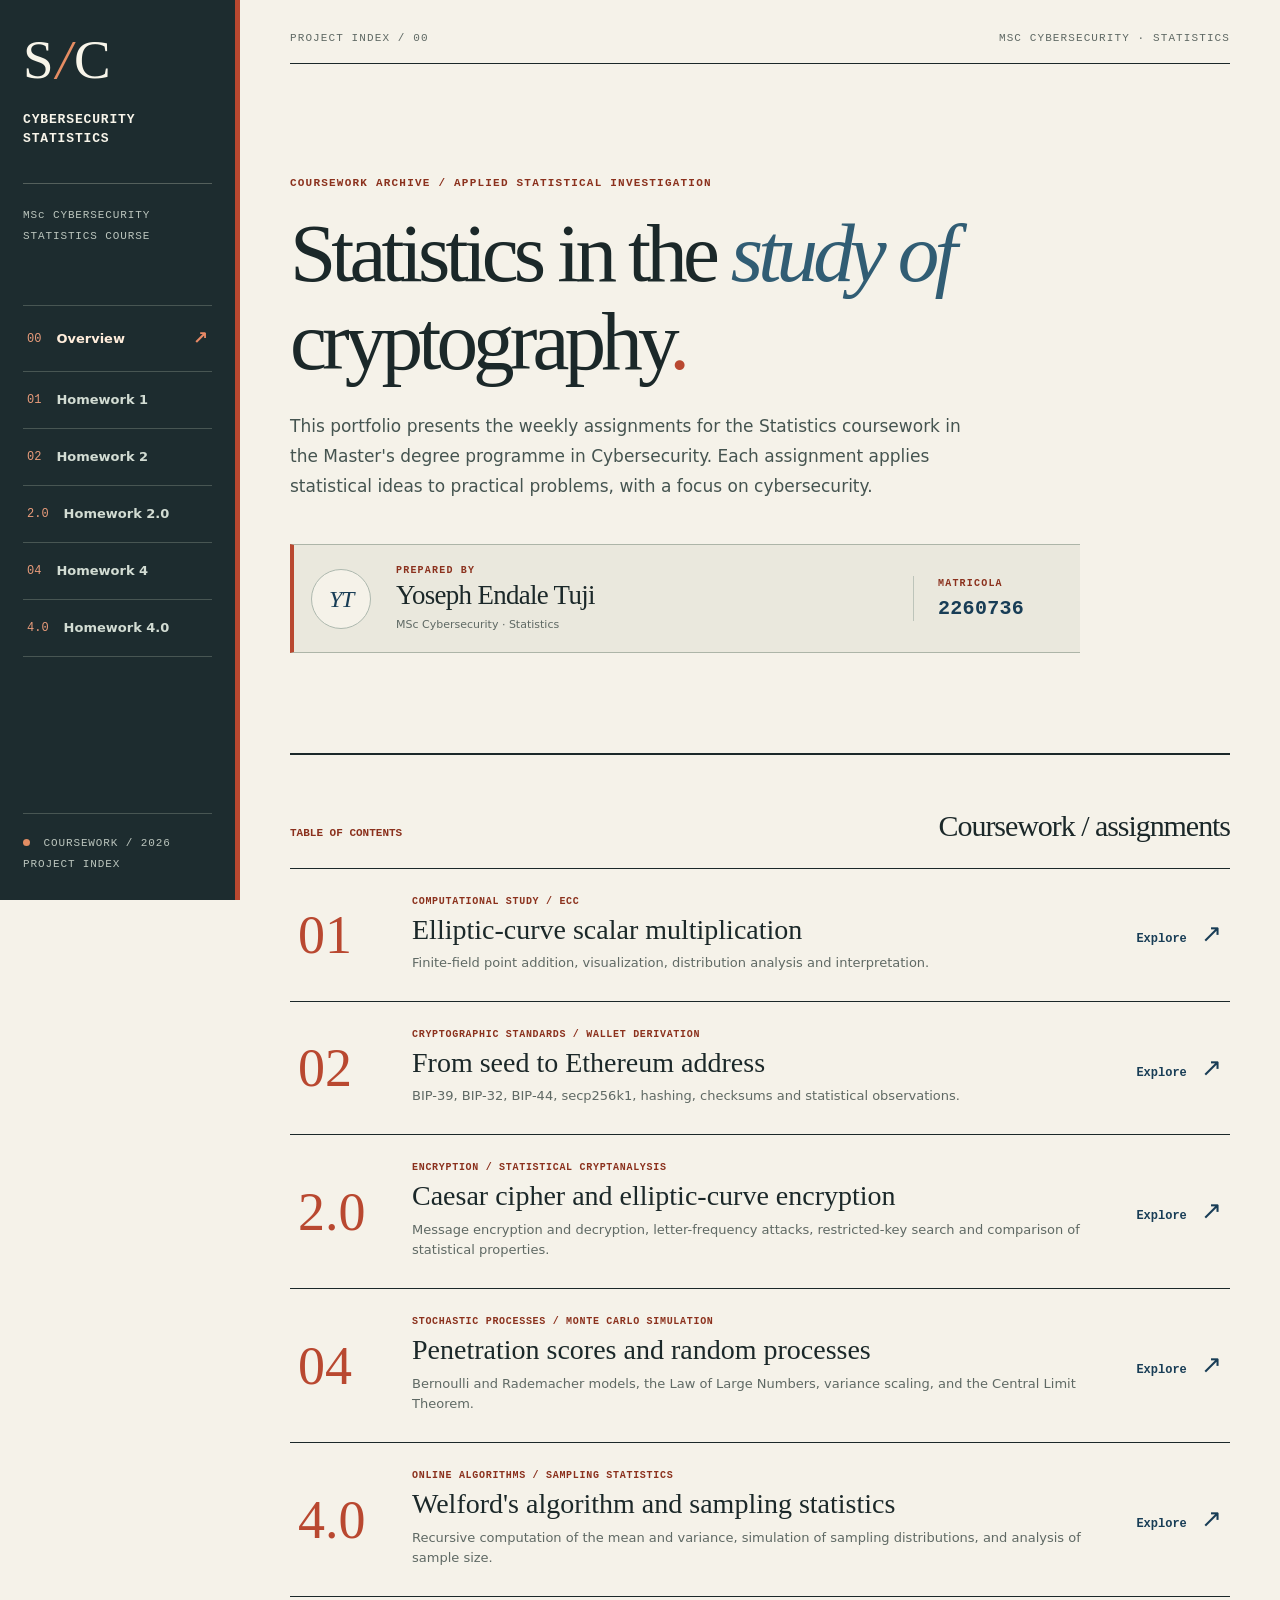
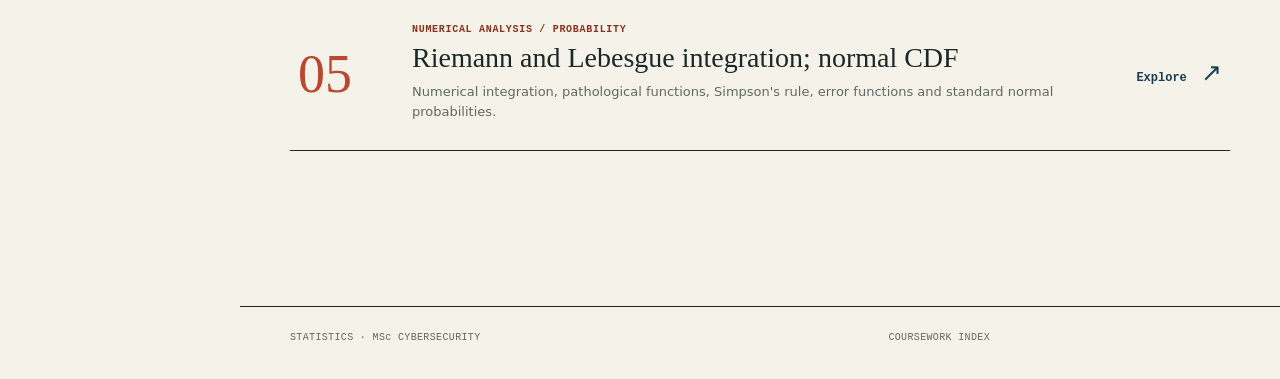
<file: index.html>
<!DOCTYPE html>
<html lang="en">
<head>
<meta charset="utf-8">
<meta name="viewport" content="width=device-width, initial-scale=1">
<meta name="description" content="Statistics experiments and computational coursework in an MSc Cybersecurity programme.">
<title>Cybersecurity Statistics — Coursework Index</title>
<link rel="stylesheet" href="css/style.css">
</head>

<body class="homepage">

<header class="siteRail" aria-label="Course navigation">

<a href="index.html" class="railIdentity" aria-label="Cybersecurity Statistics home">
  <span class="railMark">S<span class="markSlash">/</span>C</span>
  <span class="railName">CYBERSECURITY<br>STATISTICS</span>
</a>

<div class="railDivider"></div>
<div class="railEyebrow">MSc CYBERSECURITY<br>STATISTICS COURSE</div>

<nav class="railNav" aria-label="Main navigation">
  <a class="isCurrent" href="index.html">
    <span class="railNum">00</span> Overview
  </a>

  <a href="homework1.html">
    <span class="railNum">01</span> Homework 1
  </a>

  <a href="homework2.html">
    <span class="railNum">02</span> Homework 2
  </a>

  <a href="homework2-0.html">
    <span class="railNum">2.0</span> Homework 2.0
  </a>

  <a href="homework4.html">
    <span class="railNum">04</span> Homework 4
  </a>

  <a href="homework4-0.html">
    <span class="railNum">4.0</span> Homework 4.0
  </a>
</nav>

<div class="railFoot">
  <span class="railDot" aria-hidden="true"></span>
  COURSEWORK / 2026<br>
  PROJECT INDEX
</div>

</header>

<main class="wrap">

<div class="documentHeader">
  <span>PROJECT INDEX / 00</span>
  <span>MSc CYBERSECURITY · STATISTICS</span>
</div>

<section class="homeHero" aria-labelledby="homeTitle">

<p class="overline">Coursework archive / applied statistical investigation</p>

<h1 id="homeTitle">
  Statistics in the <em>study of</em> cryptography<span class="period">.</span>
</h1>

<p class="lead">
  This portfolio presents the weekly assignments for the Statistics coursework
  in the Master's degree programme in Cybersecurity. Each assignment applies
  statistical ideas to practical problems, with a focus on cybersecurity.
</p>

<div class="studentSignature" aria-label="Student information">

  <div class="signatureMonogram" aria-hidden="true">YT</div>

  <div class="signatureDetails">
    <span class="signatureLabel">Prepared by</span>
    <strong class="signatureName">Yoseph Endale Tuji</strong>
    <span class="signatureSubline">MSc Cybersecurity · Statistics</span>
  </div>

  <div class="signatureMatricola">
    <span class="signatureLabel">Matricola</span>
    <strong>2260736</strong>
  </div>

</div>

</section>

<section class="indexSection" aria-labelledby="indexHeading">

<div class="indexHead">
  <span>TABLE OF CONTENTS</span>
  <h2 id="indexHeading">Coursework / assignments</h2>
</div>

<!-- HOMEWORK 1 -->

<a class="indexEntry" href="homework1.html"
   aria-label="Open Homework 1: elliptic-curve scalar multiplication">

  <span class="entryNumber">01</span>

  <span class="entryText">
    <span class="entryType">COMPUTATIONAL STUDY / ECC</span>
    <strong>Elliptic-curve scalar multiplication</strong>
    <span>
      Finite-field point addition, visualization, distribution analysis
      and interpretation.
    </span>
  </span>

  <span class="entryAction">
    Explore <span aria-hidden="true">↗</span>
  </span>

</a>

<!-- HOMEWORK 2 -->

<a class="indexEntry" href="homework2.html"
   aria-label="Open Homework 2: Ethereum wallet cryptography">

  <span class="entryNumber">02</span>

  <span class="entryText">
    <span class="entryType">CRYPTOGRAPHIC STANDARDS / WALLET DERIVATION</span>
    <strong>From seed to Ethereum address</strong>
    <span>
      BIP-39, BIP-32, BIP-44, secp256k1, hashing, checksums
      and statistical observations.
    </span>
  </span>

  <span class="entryAction">
    Explore <span aria-hidden="true">↗</span>
  </span>

</a>

<!-- HOMEWORK 2.0 -->

<a class="indexEntry" href="homework2-0.html"
   aria-label="Open Homework 2.0: encryption and statistical cryptanalysis">

  <span class="entryNumber">2.0</span>

  <span class="entryText">
    <span class="entryType">ENCRYPTION / STATISTICAL CRYPTANALYSIS</span>
    <strong>Caesar cipher and elliptic-curve encryption</strong>
    <span>
      Message encryption and decryption, letter-frequency attacks,
      restricted-key search and comparison of statistical properties.
    </span>
  </span>

  <span class="entryAction">
    Explore <span aria-hidden="true">↗</span>
  </span>

</a>

<!-- HOMEWORK 4 -->

<a class="indexEntry" href="homework4.html"
   aria-label="Open Homework 4: stochastic penetration models">

  <span class="entryNumber">04</span>

  <span class="entryText">
    <span class="entryType">STOCHASTIC PROCESSES / MONTE CARLO SIMULATION</span>
    <strong>Penetration scores and random processes</strong>
    <span>
      Bernoulli and Rademacher models, the Law of Large Numbers,
      variance scaling, and the Central Limit Theorem.
    </span>
  </span>

  <span class="entryAction">
    Explore <span aria-hidden="true">↗</span>
  </span>

</a>

<!-- HOMEWORK 4.0 -->

<a class="indexEntry" href="homework4-0.html"
   aria-label="Open Homework 4.0: Welford's algorithm and sampling statistics">

  <span class="entryNumber">4.0</span>

  <span class="entryText">
    <span class="entryType">ONLINE ALGORITHMS / SAMPLING STATISTICS</span>
    <strong>Welford's algorithm and sampling statistics</strong>
    <span>
      Recursive computation of the mean and variance, simulation of
      sampling distributions, and analysis of sample size.
    </span>
  </span>

  <span class="entryAction">
    Explore <span aria-hidden="true">↗</span>
  </span>

</a>

<!-- HOMEWORK 5 -->

<a class="indexEntry" href="homework5.html"
   aria-label="Open Homework 5: numerical integration and normal CDF">

  <span class="entryNumber">05</span>

  <span class="entryText">
    <span class="entryType">NUMERICAL ANALYSIS / PROBABILITY</span>
    <strong>Riemann and Lebesgue integration; normal CDF</strong>
    <span>
      Numerical integration, pathological functions, Simpson's rule,
      error functions and standard normal probabilities.
    </span>
  </span>

  <span class="entryAction">
    Explore <span aria-hidden="true">↗</span>
  </span>

</a>

</section>

</main>

<footer class="footer">
  <div class="wrap">
    <span>STATISTICS · MSc CYBERSECURITY</span>
    <span>COURSEWORK INDEX</span>
  </div>
</footer>

</body>
</html>
</file>
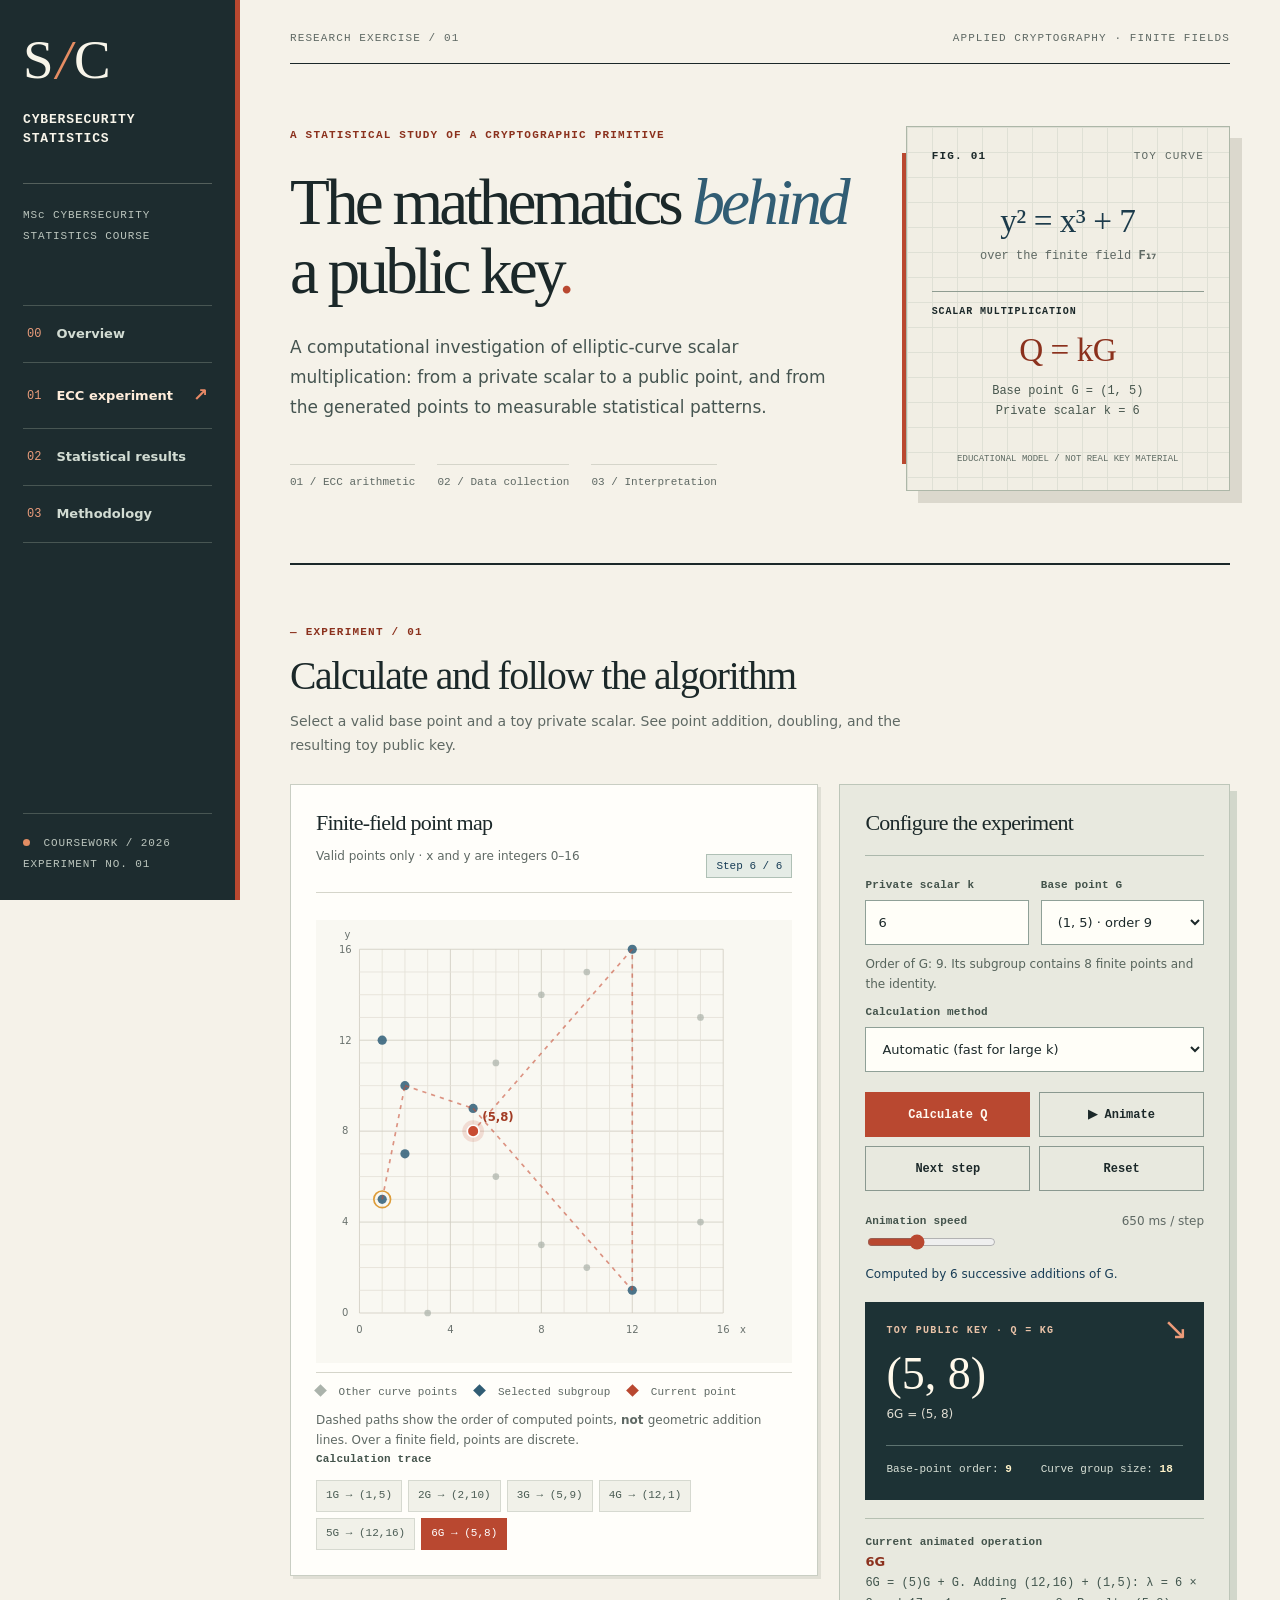
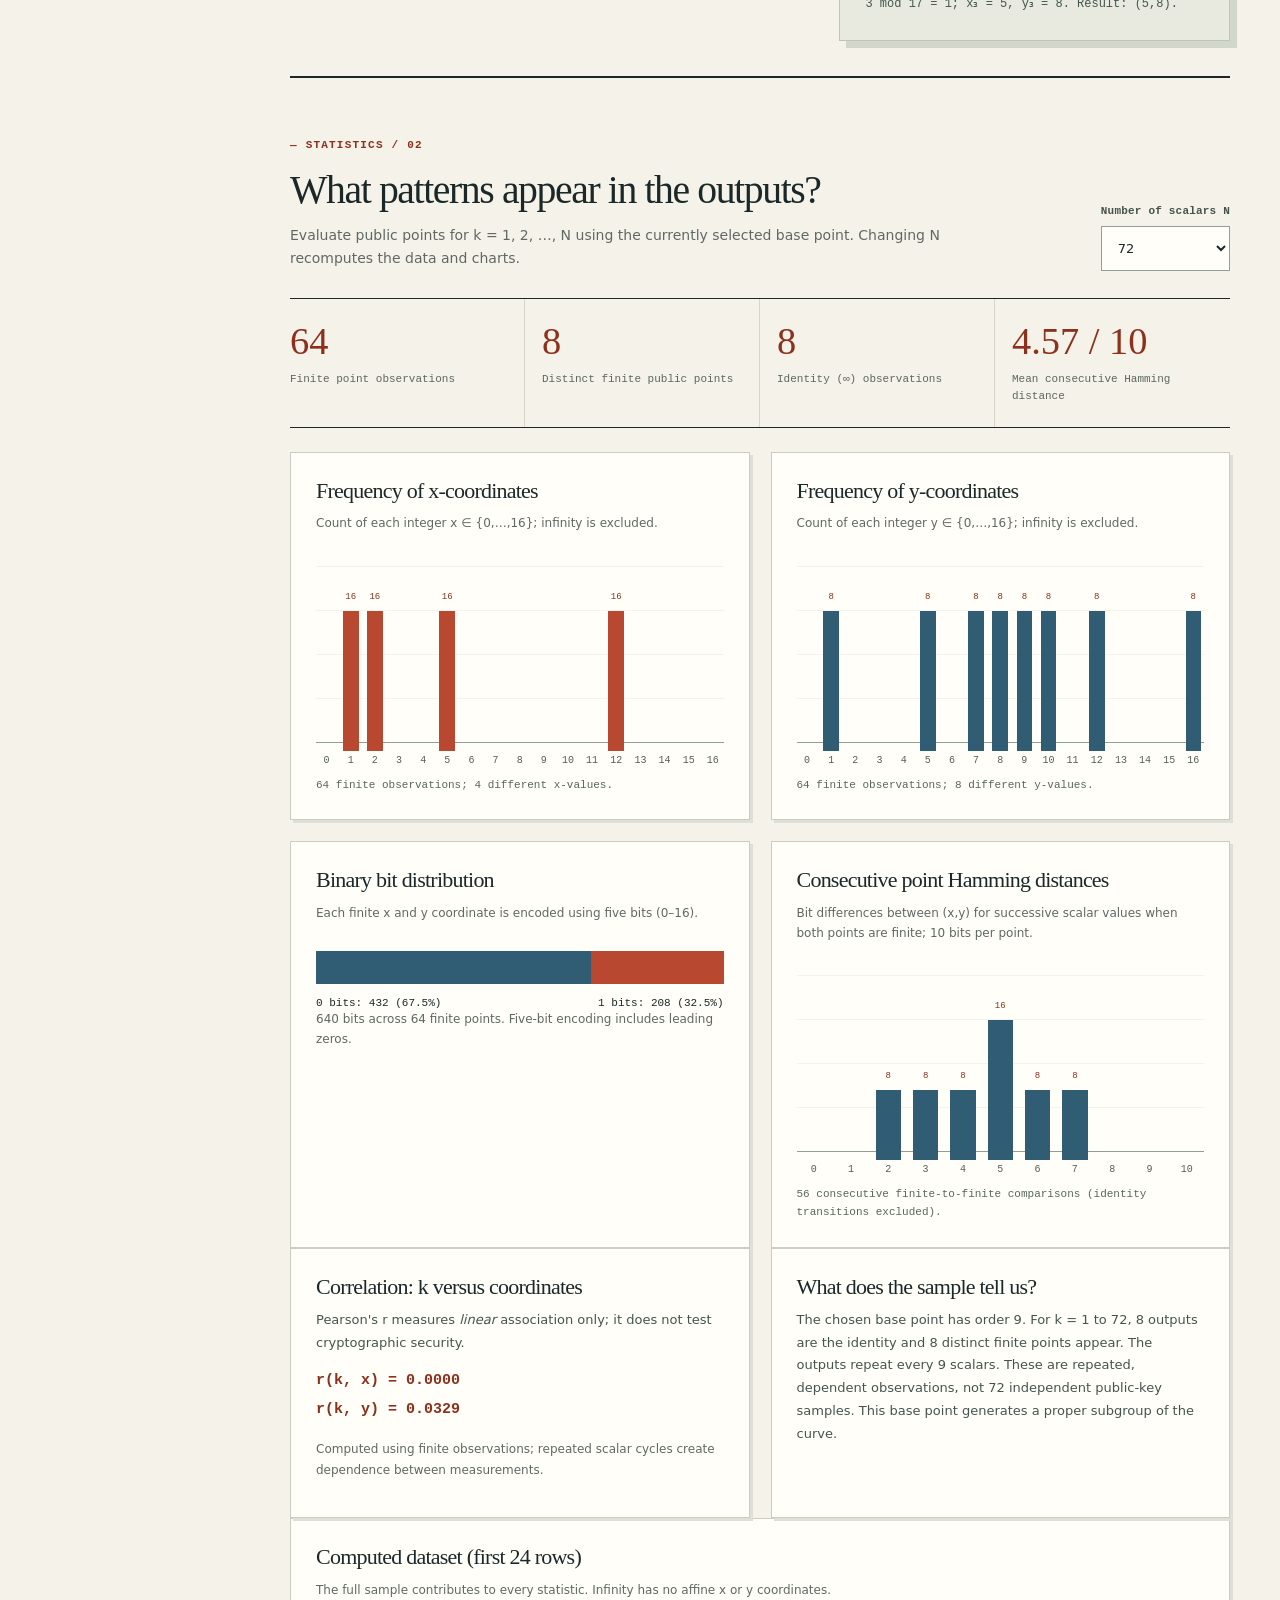
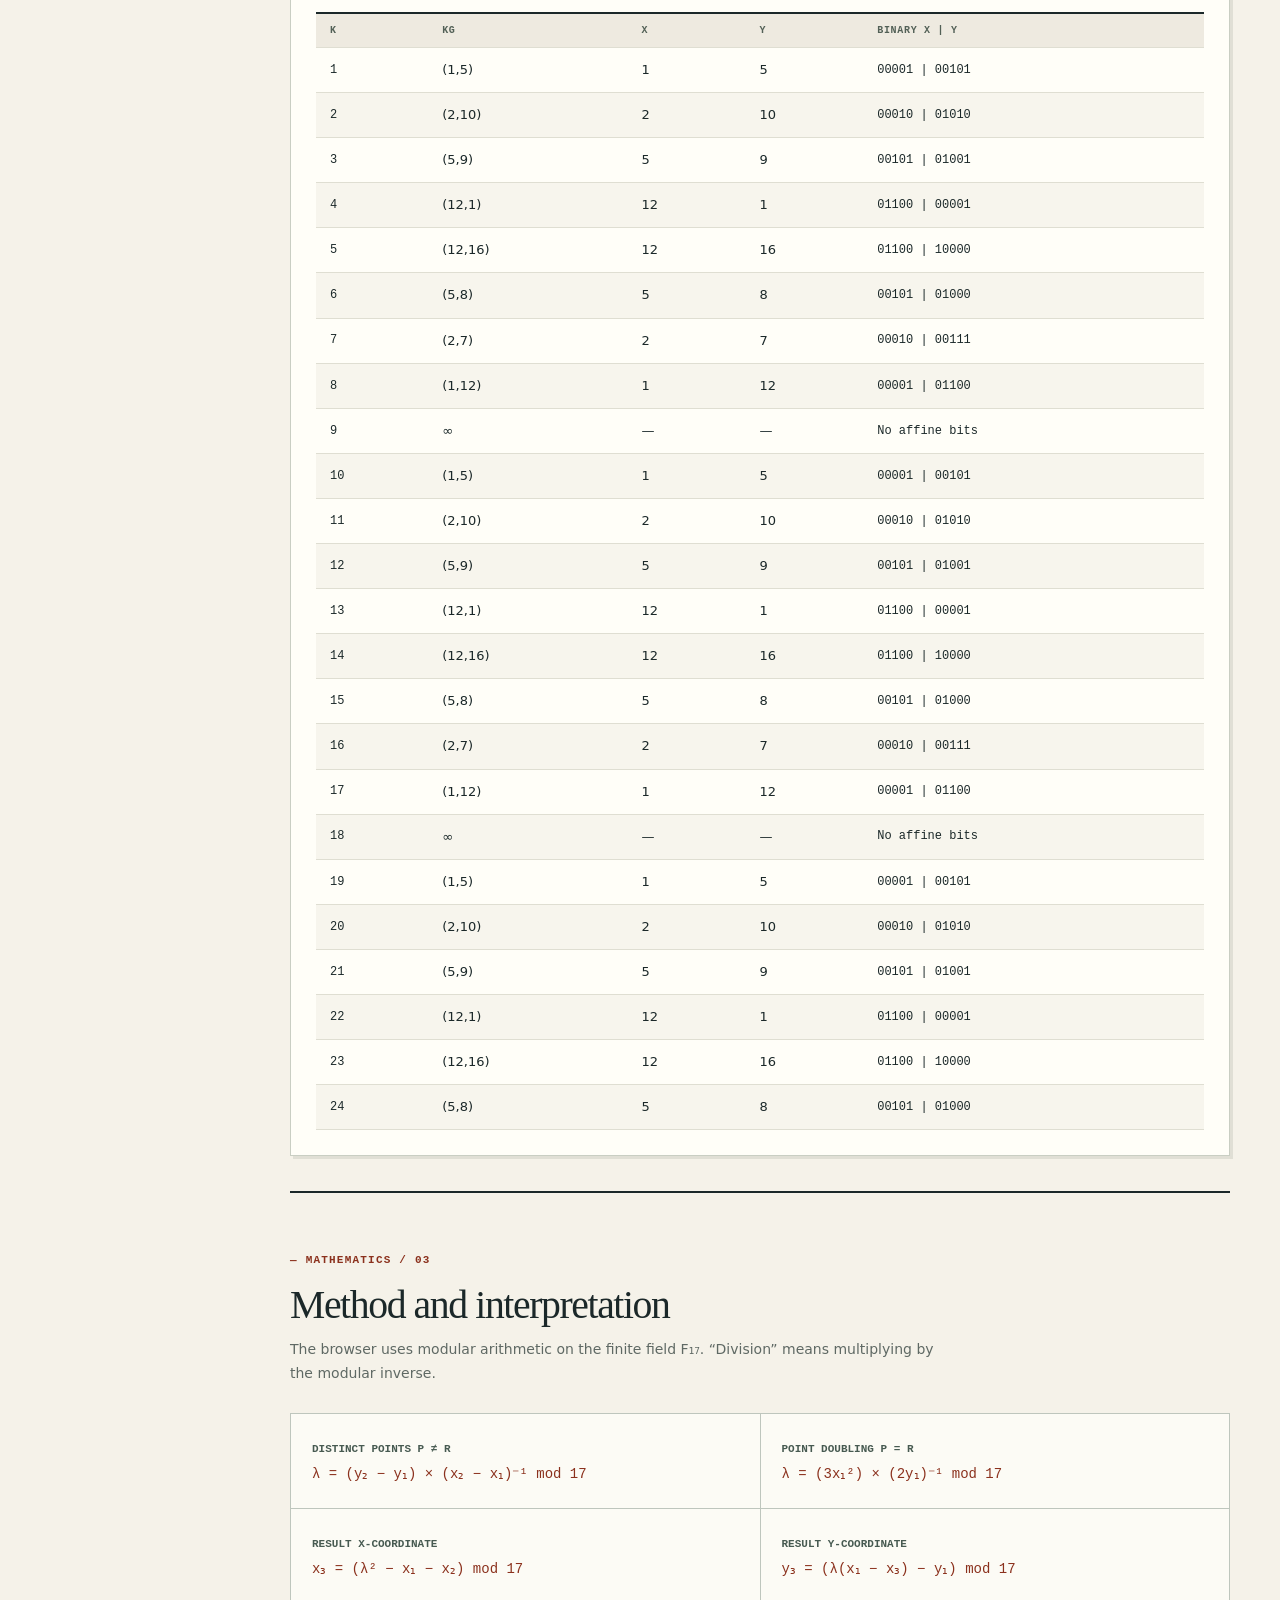
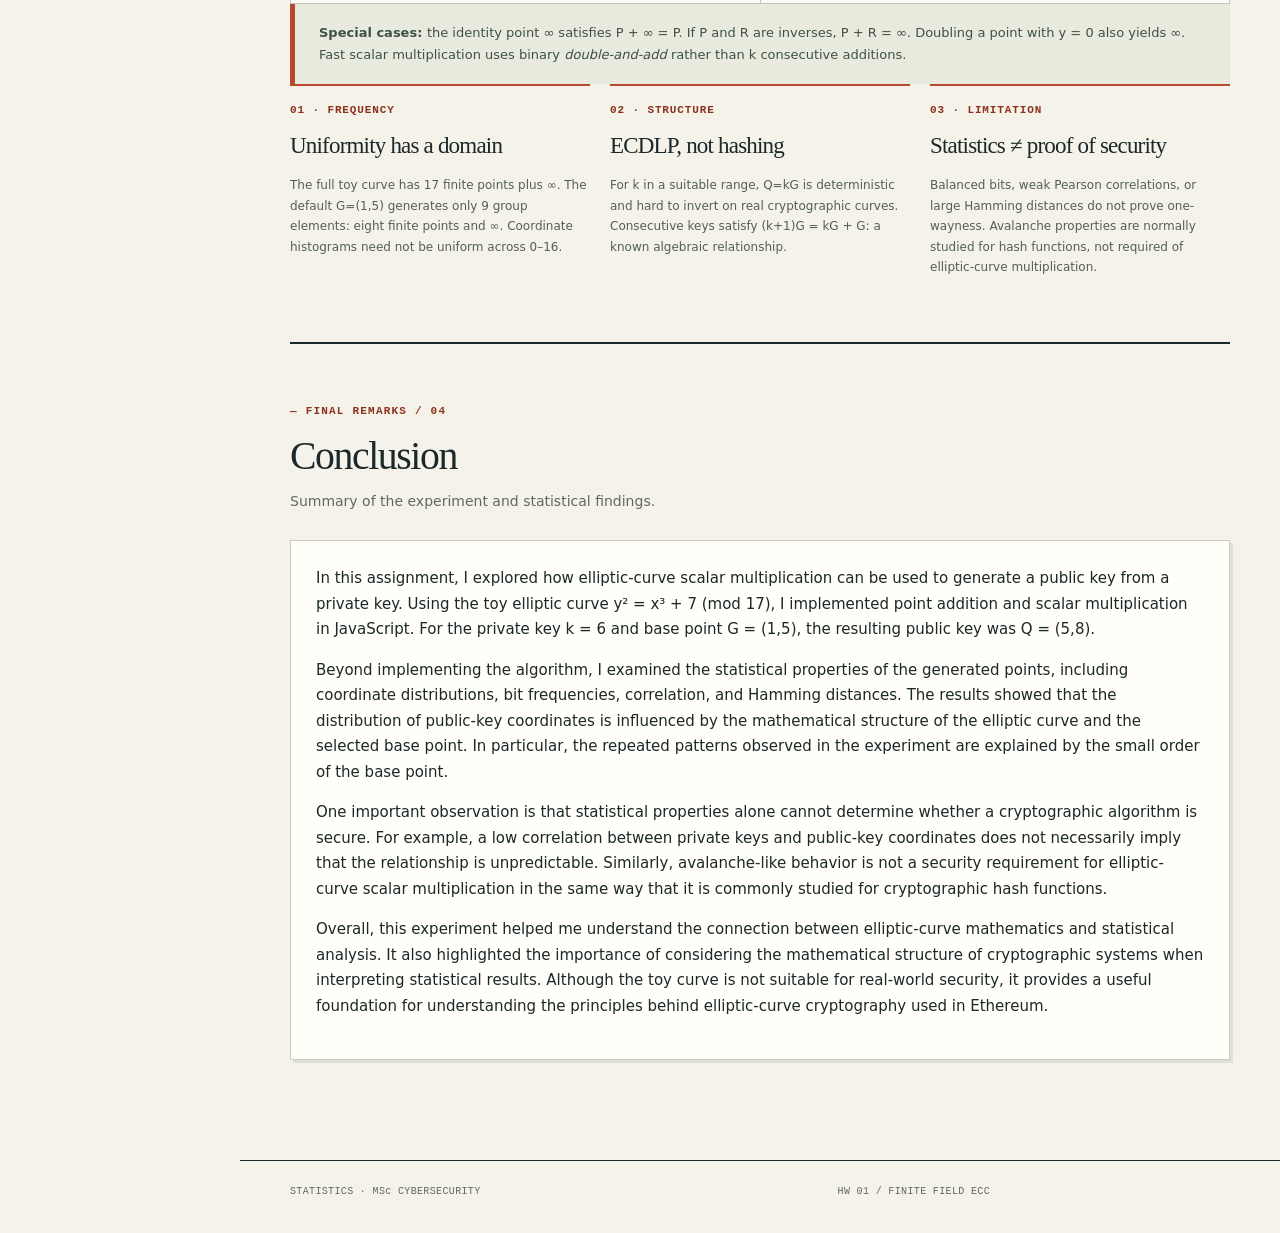
<file: homework1.html>
<!DOCTYPE html>
<html lang="en">
<head>
<meta charset="utf-8">
<meta name="viewport" content="width=device-width, initial-scale=1">
<meta name="description" content="Statistics coursework: a reproducible experiment in elliptic-curve arithmetic, coordinate distributions and bit-level analysis.">
<title>01 — Elliptic-curve experiment | Cybersecurity Statistics</title>
<link rel="stylesheet" href="css/style.css">
</head>
<body class="assignmentPage">
<header class="siteRail" aria-label="Course navigation">
<a href="index.html" class="railIdentity" aria-label="Cybersecurity Statistics home"><span class="railMark">S<span class="markSlash">/</span>C</span><span class="railName">CYBERSECURITY<br>STATISTICS</span></a>
<div class="railDivider"></div>
<div class="railEyebrow">MSc CYBERSECURITY<br>STATISTICS COURSE</div>
<nav aria-label="Page navigation" class="railNav">
<a href="index.html"><span class="railNum">00</span> Overview</a>
<a class="isCurrent" href="#lab"><span class="railNum">01</span> ECC experiment</a>
<a href="#statistics"><span class="railNum">02</span> Statistical results</a>
<a href="#methodology"><span class="railNum">03</span> Methodology</a>
</nav>
<div class="railFoot"><span class="railDot" aria-hidden="true"></span> COURSEWORK / 2026<br>EXPERIMENT NO. 01</div>
</header>
<main class="wrap" id="top">
<div class="documentHeader"><span>RESEARCH EXERCISE / 01</span><span>APPLIED CRYPTOGRAPHY · FINITE FIELDS</span></div>
<section class="hero" aria-labelledby="title">
<div class="heroCopy">
<p class="overline">A statistical study of a cryptographic primitive</p>
<h1 id="title">The mathematics <em>behind</em><br> a public key<span class="period">.</span></h1>
<p class="lead">A computational investigation of elliptic-curve scalar multiplication: from a private scalar to a public point, and from the generated points to measurable statistical patterns.</p>
<div class="heroSmallprint"><span>01 / ECC arithmetic</span><span>02 / Data collection</span><span>03 / Interpretation</span></div>
</div>
<aside aria-label="Mathematical setup" class="heroNote">
<div class="sheetCorner">FIG. 01 <span>TOY CURVE</span></div>
<div class="equation">y² = x³ + 7</div>
<div class="modline">over the finite field <strong>F₁₇</strong></div>
<div class="rule"></div>
<div class="formulaLabel">SCALAR MULTIPLICATION</div>
<div class="equation secondEquation">Q = kG</div>
<div class="formulaDatum">Base point G = (1, 5)<br>Private scalar k = 6</div>
<div class="sheetBottom">EDUCATIONAL MODEL / NOT REAL KEY MATERIAL</div>
</aside>
</section>
<section aria-labelledby="labtitle" class="section" id="lab">
<div class="sectionhead">
<div>
<span class="tag">Experiment / 01</span>
<h2 id="labtitle">
       Calculate and follow the algorithm
      </h2>
<p class="sub">
       Select a valid base point and a toy private scalar. See point addition, doubling, and the resulting toy public key.
      </p>
</div>
</div>
<div class="grid workspace">
<div class="card controlPanel">
<h3>
       Configure the experiment
      </h3>
<div class="controlGrid">
<div class="field">
<label for="privateKey">
         Private scalar k
        </label>
<input id="privateKey" max="5000" min="1" step="1" type="number" value="6"/>
</div>
<div class="field">
<label for="basePoint">
         Base point G
        </label>
<select id="basePoint">
</select>
</div>
</div>
<p class="inputHint" id="pointInfo">
</p>
<div class="field">
<label for="algorithm">
        Calculation method
       </label>
<select id="algorithm">
<option value="auto">
         Automatic (fast for large k)
        </option>
<option value="repeated">
         Repeated point addition (k ≤ 64)
        </option>
<option value="fast">
         Double-and-add (binary method)
        </option>
</select>
</div>
<div class="buttons">
<button class="btn primary" id="calculate">
        Calculate Q
       </button>
<button class="btn" id="play">
        ▶ Animate
       </button>
<button class="btn" id="step">
        Next step
       </button>
<button class="btn" id="reset">
        Reset
       </button>
</div>
<div class="controlsRow">
<label class="fieldLabel" for="speed">
        Animation speed
       </label>
<span class="small" id="speedLabel">
        650 ms / step
       </span>
</div>
<input aria-label="Animation interval milliseconds" id="speed" max="1500" min="150" step="50" type="range" value="650"/>
<div aria-live="polite" class="status" id="status" role="status">
</div>
<div class="keyOutput">
<div class="outputhead">
        Toy public key · Q = kG
       </div>
<div class="keyValue" id="publicKey">
        (5, 8)
       </div>
<p class="small" id="outputDetail">
        6G = (5, 8)
       </p>
<div class="minirow">
<span>
         Base-point order:
         <b id="orderText">
          9
         </b>
</span>
<span>
         Curve group size:
         <b id="curveCount">
          18
         </b>
</span>
</div>
</div>
<div class="stepCard">
<div class="fieldLabel">
        Current animated operation
       </div>
<div aria-live="polite" class="leadText" id="stepExplanation">
        Select “Animate” to follow the calculation step by step.
       </div>
</div>
</div>
<div class="card figurePanel">
<div class="sectionhead">
<div>
<h3>
         Finite-field point map
        </h3>
<p class="small">
         Valid points only · x and y are integers 0–16
        </p>
</div>
<span class="pill" id="plotBadge">
        k = 6
       </span>
</div>
<div class="plotOuter">
<svg aria-label="Valid points on the toy elliptic curve with the scalar-multiplication path highlighted" id="pointPlot" role="img" viewbox="0 0 570 530">
</svg>
</div>
<div class="plotLegend">
<span>
<i class="legendDot legendOther">
</i>
        Other curve points
       </span>
<span>
<i class="legendDot legendSubgroup">
</i>
        Selected subgroup
       </span>
<span>
<i class="legendDot legendActive">
</i>
        Current point
       </span>
</div>
<p class="stickyHint">
       Dashed paths show the order of computed points,
       <strong>
        not
       </strong>
       geometric addition lines. Over a finite field, points are discrete.
      </p>
<div>
<div class="fieldLabel">
        Calculation trace
       </div>
<div aria-label="Sequence of scalar-multiplication steps" class="timeline" id="timeline">
</div>
</div>
</div>
</div>
</section><section aria-labelledby="statstitle" class="section" id="statistics">
<div class="sectionhead">
<div>
<span class="tag">
       Statistics / 02
      </span>
<h2 id="statstitle">
       What patterns appear in the outputs?
      </h2>
<p class="sub">
       Evaluate public points for k = 1, 2, …, N using the currently selected base point. Changing N recomputes the data and charts.
      </p>
</div>
<div class="field">
<label for="sampleSize">
       Number of scalars N
      </label>
<select id="sampleSize">
<option value="8">
        8
       </option>
<option value="18">
        18
       </option>
<option selected="" value="72">
        72
       </option>
<option value="180">
        180
       </option>
<option value="360">
        360
       </option>
</select>
</div>
</div>
<div class="metrics">
<div class="metric">
<div class="n" id="finiteCount">
       —
      </div>
<div class="lbl">
       Finite point observations
      </div>
</div>
<div class="metric">
<div class="n" id="uniqueCount">
       —
      </div>
<div class="lbl">
       Distinct finite public points
      </div>
</div>
<div class="metric">
<div class="n" id="infinityCount">
       —
      </div>
<div class="lbl">
       Identity (∞) observations
      </div>
</div>
<div class="metric">
<div class="n" id="meanHamming">
       —
      </div>
<div class="lbl">
       Mean consecutive Hamming distance
      </div>
</div>
</div>
<div class="grid two">
<div class="card">
<h3>
       Frequency of x-coordinates
      </h3>
<p class="small">
       Count of each integer x ∈ {0,…,16}; infinity is excluded.
      </p>
<div aria-label="Histogram of public-key x-coordinates" class="barChart" id="xBars" role="img">
</div>
<p class="chartCaption" id="xCaption">
</p>
</div>
<div class="card">
<h3>
       Frequency of y-coordinates
      </h3>
<p class="small">
       Count of each integer y ∈ {0,…,16}; infinity is excluded.
      </p>
<div aria-label="Histogram of public-key y-coordinates" class="barChart" id="yBars" role="img">
</div>
<p class="chartCaption" id="yCaption">
</p>
</div>
<div class="card">
<h3>
       Binary bit distribution
      </h3>
<p class="small">
       Each finite x and y coordinate is encoded using five bits (0–16).
      </p>
<div aria-label="Relative frequencies of zero and one bits" class="bitStack" role="img">
<div class="bit0" id="bit0">
</div>
<div class="bit1" id="bit1">
</div>
</div>
<div class="bitLabels">
<span id="zeroLabel">
        0 bits: —
       </span>
<span id="oneLabel">
        1 bits: —
       </span>
</div>
<p class="statMeta" id="bitCaption">
</p>
</div>
<div class="card">
<h3>
       Consecutive point Hamming distances
      </h3>
<p class="small">
       Bit differences between (x,y) for successive scalar values when both points are finite; 10 bits per point.
      </p>
<div aria-label="Histogram of successive-point Hamming distances" class="barChart" id="hammingBars" role="img">
</div>
<p class="chartCaption" id="hammingCaption">
</p>
</div>
</div>
<div class="grid two">
<div class="card">
<h3>
       Correlation: k versus coordinates
      </h3>
<p class="leadText">
       Pearson's r measures
       <em>
        linear
       </em>
       association only; it does not test cryptographic security.
      </p>
<p id="correlations">
</p>
<p class="small">
       Computed using finite observations; repeated scalar cycles create dependence between measurements.
      </p>
</div>
<div class="card">
<h3>
       What does the sample tell us?
      </h3>
<div class="leadText" id="sampleConclusion">
</div>
</div>
</div>
<div class="card">
<h3>
      Computed dataset (first 24 rows)
     </h3>
<p class="small">
      The full sample contributes to every statistic. Infinity has no affine x or y coordinates.
     </p>
<div class="tableWrap">
<table>
<thead>
<tr>
<th scope="col">
          k
         </th>
<th scope="col">
          kG
         </th>
<th scope="col">
          x
         </th>
<th scope="col">
          y
         </th>
<th scope="col">
          Binary x | y
         </th>
</tr>
</thead>
<tbody id="dataRows">
</tbody>
</table>
</div>
</div>
</section><section aria-labelledby="methodstitle" class="section" id="methodology">
<div class="sectionhead">
<div>
<span class="tag">
       Mathematics / 03
      </span>
<h2 id="methodstitle">
       Method and interpretation
      </h2>
<p class="sub">
       The browser uses modular arithmetic on the finite field F₁₇. “Division” means multiplying by the modular inverse.
      </p>
</div>
</div>
<div class="formulas">
<div class="formula">
<b>
       Distinct points P ≠ R
      </b>
<br/>
<span class="math">
       λ = (y₂ − y₁) × (x₂ − x₁)⁻¹ mod 17
      </span>
</div>
<div class="formula">
<b>
       Point doubling P = R
      </b>
<br/>
<span class="math">
       λ = (3x₁²) × (2y₁)⁻¹ mod 17
      </span>
</div>
<div class="formula">
<b>
       Result x-coordinate
      </b>
<br/>
<span class="math">
       x₃ = (λ² − x₁ − x₂) mod 17
      </span>
</div>
<div class="formula">
<b>
       Result y-coordinate
      </b>
<br/>
<span class="math">
       y₃ = (λ(x₁ − x₃) − y₁) mod 17
      </span>
</div>
</div>
<div class="callout">
<strong>
      Special cases:
     </strong>
     the identity point ∞ satisfies P + ∞ = P. If P and R are inverses, P + R = ∞. Doubling a point with y = 0 also yields ∞. Fast scalar multiplication uses binary
     <em>
      double-and-add
     </em>
     rather than k consecutive additions.
    </div>
<div class="research">
<article>
<div class="num">
       01 · FREQUENCY
      </div>
<h3>
       Uniformity has a domain
      </h3>
<p class="small">
       The full toy curve has 17 finite points plus ∞. The default G=(1,5) generates only 9 group elements: eight finite points and ∞. Coordinate histograms need not be uniform across 0–16.
      </p>
</article>
<article>
<div class="num">
       02 · STRUCTURE
      </div>
<h3>
       ECDLP, not hashing
      </h3>
<p class="small">
       For k in a suitable range, Q=kG is deterministic and hard to invert on real cryptographic curves. Consecutive keys satisfy (k+1)G = kG + G: a known algebraic relationship.
      </p>
</article>
<article>
<div class="num">
       03 · LIMITATION
      </div>
<h3>
       Statistics ≠ proof of security
      </h3>
<p class="small">
       Balanced bits, weak Pearson correlations, or large Hamming distances do not prove one-wayness. Avalanche properties are normally studied for hash functions, not required of elliptic-curve multiplication.
      </p>
</article>
</div>
</section>
<section class="section" id="conclusion">
    <div class="sectionhead">
        <div>
            <span class="tag">Final Remarks / 04</span>
            <h2>Conclusion</h2>
            <p class="sub">
                Summary of the experiment and statistical findings.
            </p>
        </div>
    </div>

    <div class="card">
        <p>
            In this assignment, I explored how elliptic-curve scalar
            multiplication can be used to generate a public key from
            a private key. Using the toy elliptic curve
            y² = x³ + 7 (mod 17), I implemented point addition and
            scalar multiplication in JavaScript. For the private key
            k = 6 and base point G = (1,5), the resulting public key
            was Q = (5,8).
        </p>

        <p>
            Beyond implementing the algorithm, I examined the statistical
            properties of the generated points, including coordinate
            distributions, bit frequencies, correlation, and Hamming
            distances. The results showed that the distribution of
            public-key coordinates is influenced by the mathematical
            structure of the elliptic curve and the selected base point.
            In particular, the repeated patterns observed in the
            experiment are explained by the small order of the
            base point.
        </p>

        <p>
            One important observation is that statistical properties
            alone cannot determine whether a cryptographic algorithm
            is secure. For example, a low correlation between private
            keys and public-key coordinates does not necessarily imply
            that the relationship is unpredictable. Similarly,
            avalanche-like behavior is not a security requirement
            for elliptic-curve scalar multiplication in the same way
            that it is commonly studied for cryptographic hash functions.
        </p>

        <p>
            Overall, this experiment helped me understand the connection
            between elliptic-curve mathematics and statistical analysis.
            It also highlighted the importance of considering the
            mathematical structure of cryptographic systems when
            interpreting statistical results. Although the toy curve
            is not suitable for real-world security, it provides a
            useful foundation for understanding the principles behind
            elliptic-curve cryptography used in Ethereum.
        </p>
    </div>
</section>
</main>
<footer class="footer"><div class="wrap"><span>STATISTICS · MSc CYBERSECURITY</span><span>HW 01 / FINITE FIELD ECC</span></div></footer>
<script src="js/ecc.js" defer></script>
<script src="js/homework1.js" defer></script>
</body>
</html>
</file>
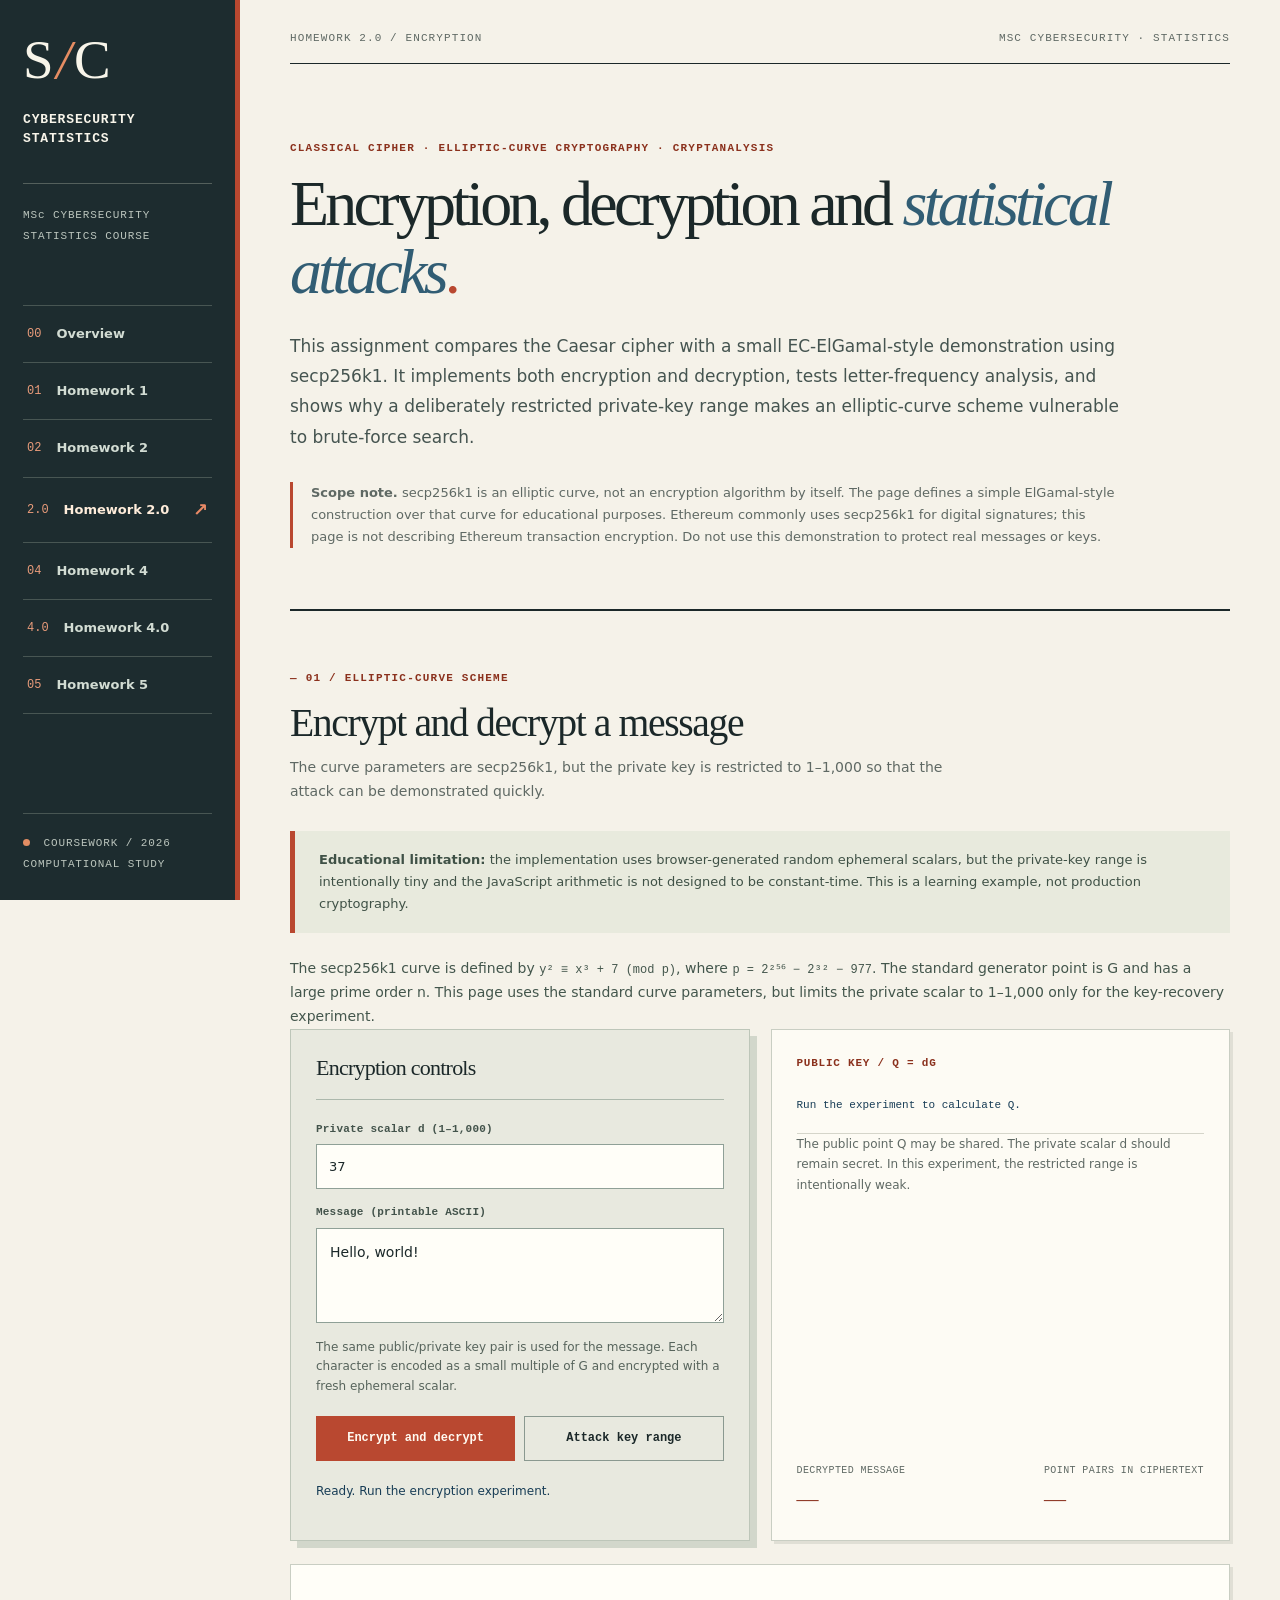
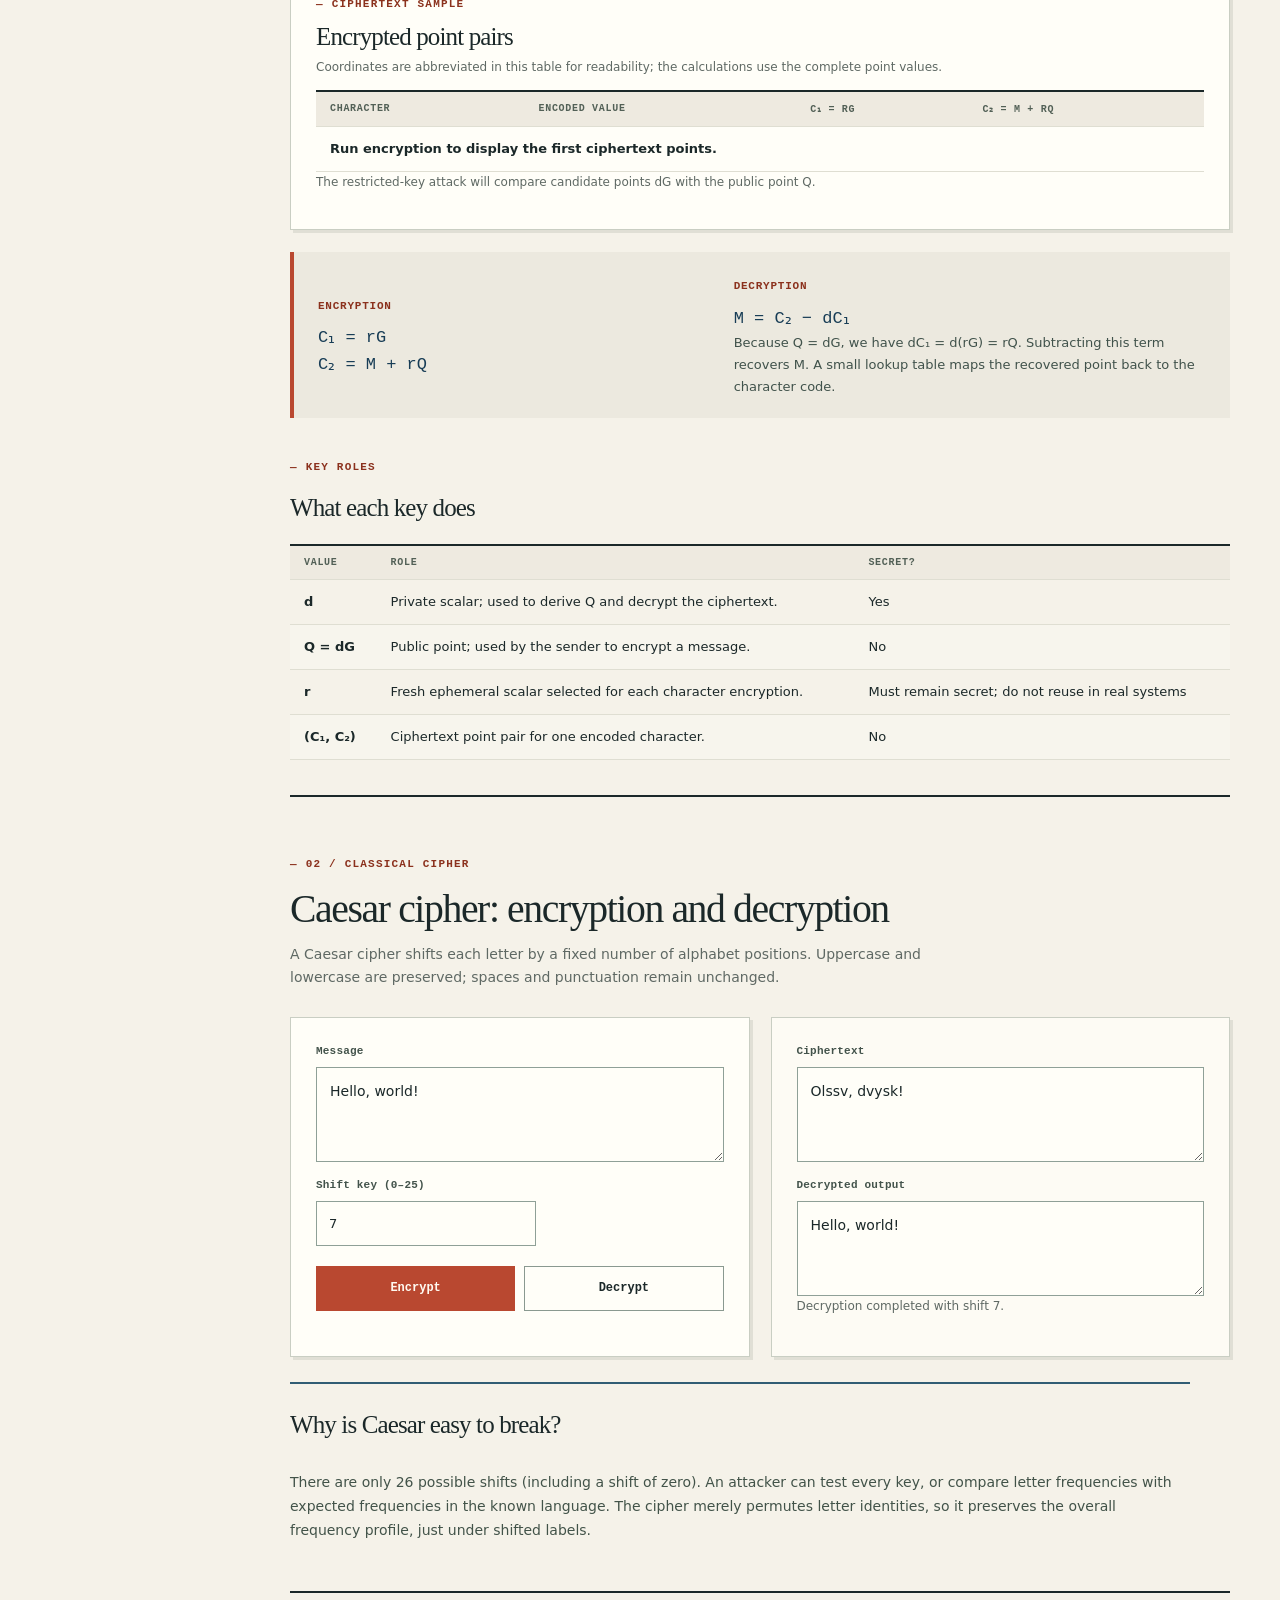
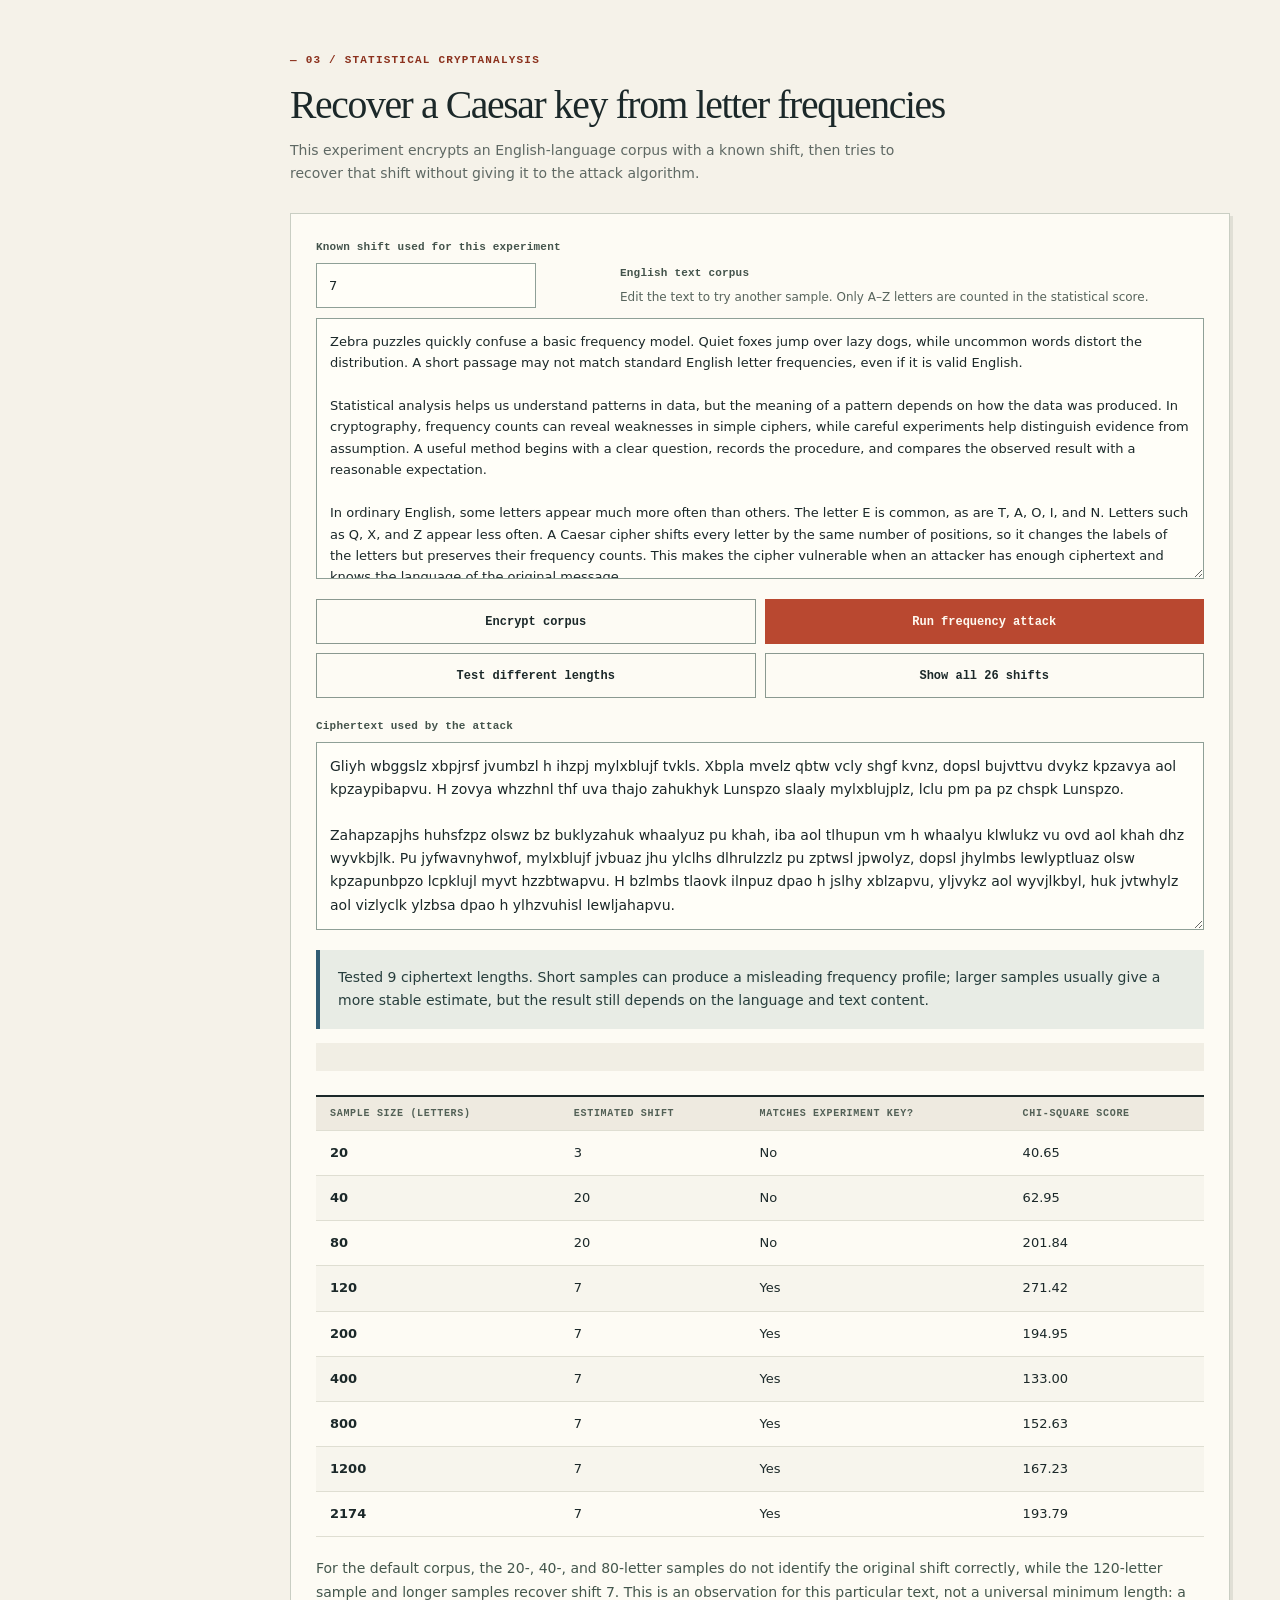
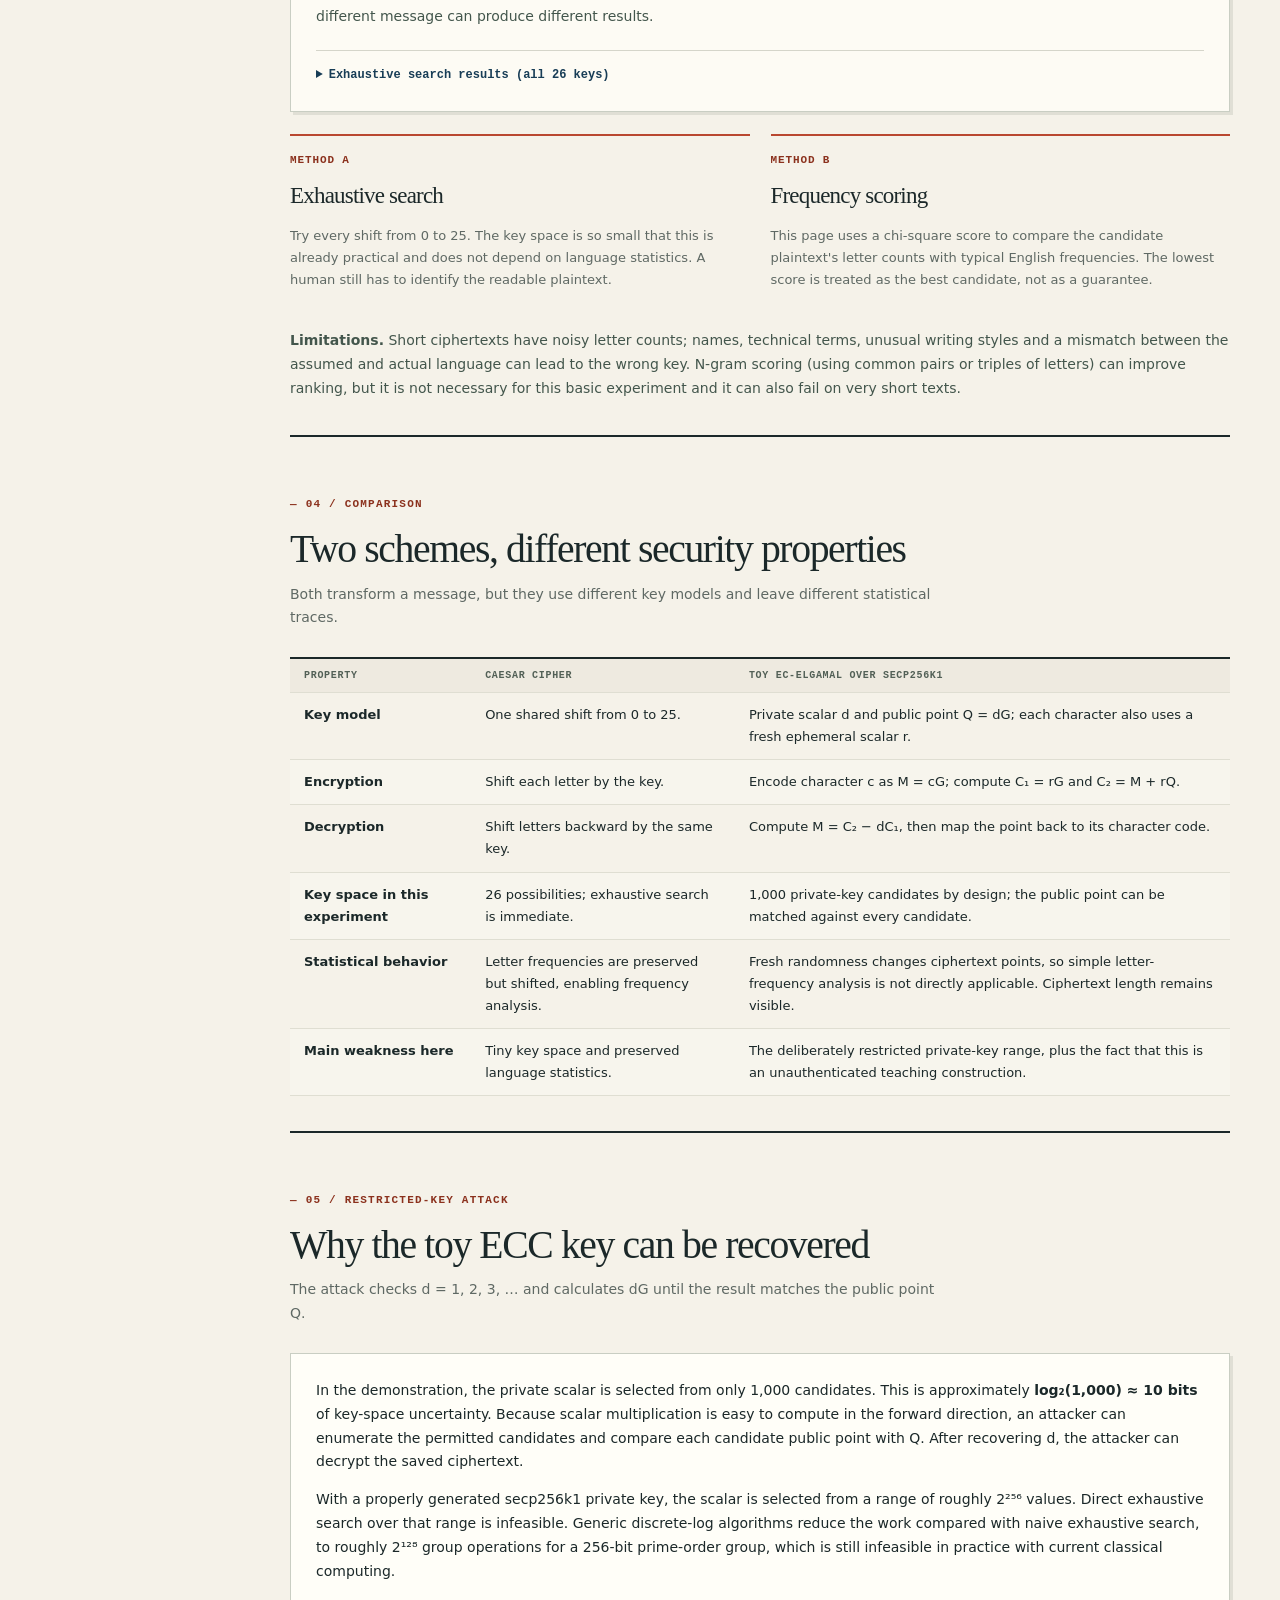
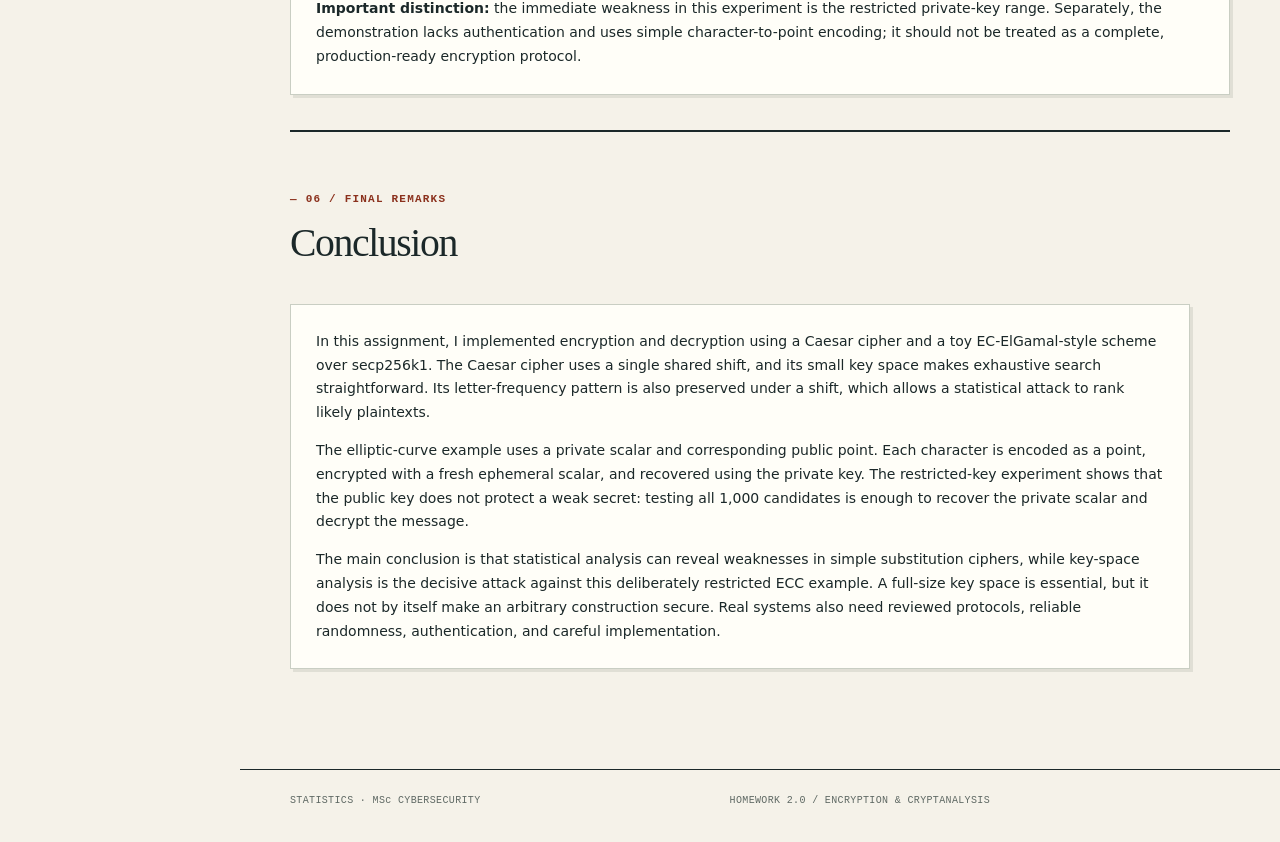
<file: homework2-0.html>
<!DOCTYPE html>
<html lang="en">
<head>
  <meta charset="utf-8">
  <meta name="viewport" content="width=device-width, initial-scale=1">
  <meta name="description" content="Homework 2.0: a toy elliptic-curve encryption demonstration, Caesar cipher, and statistical cryptanalysis.">
  <title>Homework 2.0 — Encryption and Statistical Cryptanalysis</title>
  <link rel="stylesheet" href="css/style.css">
  <link rel="stylesheet" href="css/homework2-0.css">
  <script src="js/secp256k1-toy.js" defer></script>
  <script src="js/classical-cipher.js" defer></script>
  <script src="js/homework2-0.js" defer></script>
</head>
<body>
<header class="siteRail" aria-label="Course navigation">
  <a href="index.html" class="railIdentity" aria-label="Cybersecurity Statistics home"><span class="railMark">S<span class="markSlash">/</span>C</span><span class="railName">CYBERSECURITY<br>STATISTICS</span></a>
  <div class="railDivider"></div>
  <div class="railEyebrow">MSc CYBERSECURITY<br>STATISTICS COURSE</div>
  <nav class="railNav" aria-label="Main navigation">
    <a href="index.html"><span class="railNum">00</span> Overview</a>
    <a href="homework1.html"><span class="railNum">01</span> Homework 1</a>
    <a href="homework2.html"><span class="railNum">02</span> Homework 2</a>
    <a class="isCurrent" href="homework2-0.html"><span class="railNum">2.0</span> Homework 2.0</a>
    <a href="homework4.html">
  <span class="railNum">04</span> Homework 4
    </a>
    <a href="homework4-0.html">
      <span class="railNum">4.0</span> Homework 4.0
    </a>
   <a href="homework5.html">
   <span class="railNum">05</span> Homework 5
   </a>
  </nav>
  <div class="railFoot"><span class="railDot" aria-hidden="true"></span> COURSEWORK / 2026<br>COMPUTATIONAL STUDY</div>
</header>

<main class="wrap">
  <div class="documentHeader"><span>HOMEWORK 2.0 / ENCRYPTION</span><span>MSc CYBERSECURITY · STATISTICS</span></div>

  <section class="walletIntro" aria-labelledby="pageTitle">
    <p class="overline">Classical cipher · Elliptic-curve cryptography · Cryptanalysis</p>
    <h1 id="pageTitle">Encryption, decryption and <em>statistical attacks</em><span class="period">.</span></h1>
    <p class="lead">This assignment compares the Caesar cipher with a small EC-ElGamal-style demonstration using secp256k1. It implements both encryption and decryption, tests letter-frequency analysis, and shows why a deliberately restricted private-key range makes an elliptic-curve scheme vulnerable to brute-force search.</p>
    <p class="walletContext"><strong>Scope note.</strong> secp256k1 is an elliptic curve, not an encryption algorithm by itself. The page defines a simple ElGamal-style construction over that curve for educational purposes. Ethereum commonly uses secp256k1 for digital signatures; this page is not describing Ethereum transaction encryption. Do not use this demonstration to protect real messages or keys.</p>
  </section>

  <section class="section" id="ecc-demo" aria-labelledby="eccTitle">
    <div class="sectionhead">
      <div><span class="tag">01 / Elliptic-curve scheme</span><h2 id="eccTitle">Encrypt and decrypt a message</h2><p class="sub">The curve parameters are secp256k1, but the private key is restricted to 1–1,000 so that the attack can be demonstrated quickly.</p></div>
    </div>

    <div class="callout eccWarning"><strong>Educational limitation:</strong> the implementation uses browser-generated random ephemeral scalars, but the private-key range is intentionally tiny and the JavaScript arithmetic is not designed to be constant-time. This is a learning example, not production cryptography.</div>
    <p class="walletParagraph">The secp256k1 curve is defined by <code>y² ≡ x³ + 7 (mod p)</code>, where <code>p = 2²⁵⁶ − 2³² − 977</code>. The standard generator point is G and has a large prime order n. This page uses the standard curve parameters, but limits the private scalar to 1–1,000 only for the key-recovery experiment.</p>

    <div class="grid two eccLayout">
      <div class="card controlPanel eccControls">
        <h3>Encryption controls</h3>
        <div class="field">
          <label for="eccPrivateKey">Private scalar d (1–1,000)</label>
          <input id="eccPrivateKey" type="number" min="1" max="1000" step="1" value="37">
        </div>
        <div class="field eccMessageField">
          <label for="eccMessage">Message (printable ASCII)</label>
          <textarea id="eccMessage" rows="3" maxlength="80">Hello, world!</textarea>
        </div>
        <p class="inputHint">The same public/private key pair is used for the message. Each character is encoded as a small multiple of G and encrypted with a fresh ephemeral scalar.</p>
        <div class="buttons">
          <button class="btn primary" id="eccEncryptBtn" type="button">Encrypt and decrypt</button>
          <button class="btn" id="eccAttackBtn" type="button">Attack key range</button>
        </div>
        <p class="status" id="eccStatus" role="status" aria-live="polite">Ready. Run the encryption experiment.</p>
      </div>

      <div class="card eccKeyCard">
        <p class="exampleLabel">PUBLIC KEY / Q = dG</p>
        <div class="eccKeyValue" id="eccPublicKey">Run the experiment to calculate Q.</div>
        <p class="small">The public point Q may be shared. The private scalar d should remain secret. In this experiment, the restricted range is intentionally weak.</p>
        <div class="eccResultPair">
          <div><span>Decrypted message</span><strong id="eccDecrypted">—</strong></div>
          <div><span>Point pairs in ciphertext</span><strong id="eccPairCount">—</strong></div>
        </div>
      </div>
    </div>

    <div class="card eccCipherCard">
      <div class="sectionhead compactHead"><div><span class="tag">Ciphertext sample</span><h3>Encrypted point pairs</h3><p class="sub">Coordinates are abbreviated in this table for readability; the calculations use the complete point values.</p></div></div>
      <div class="tableWrap">
        <table class="walletTable">
          <thead><tr><th scope="col">Character</th><th scope="col">Encoded value</th><th scope="col">C₁ = rG</th><th scope="col">C₂ = M + rQ</th></tr></thead>
          <tbody id="eccCipherRows"><tr><td colspan="4">Run encryption to display the first ciphertext points.</td></tr></tbody>
        </table>
      </div>
      <p class="small" id="eccAttackResult" aria-live="polite">The restricted-key attack will compare candidate points dG with the public point Q.</p>
    </div>

    <div class="walletPath eccFormulaPath">
      <div><span class="exampleLabel">ENCRYPTION</span><div class="pathText">C₁ = rG<br>C₂ = M + rQ</div></div>
      <div><span class="exampleLabel">DECRYPTION</span><div class="pathText">M = C₂ − dC₁</div><p>Because Q = dG, we have dC₁ = d(rG) = rQ. Subtracting this term recovers M. A small lookup table maps the recovered point back to the character code.</p></div>
    </div>

    <div class="sectionhead subsectionHead"><div><span class="tag">Key roles</span><h3>What each key does</h3></div></div>
    <div class="tableWrap">
      <table class="walletTable">
        <thead><tr><th scope="col">Value</th><th scope="col">Role</th><th scope="col">Secret?</th></tr></thead>
        <tbody>
          <tr><td>d</td><td>Private scalar; used to derive Q and decrypt the ciphertext.</td><td>Yes</td></tr>
          <tr><td>Q = dG</td><td>Public point; used by the sender to encrypt a message.</td><td>No</td></tr>
          <tr><td>r</td><td>Fresh ephemeral scalar selected for each character encryption.</td><td>Must remain secret; do not reuse in real systems</td></tr>
          <tr><td>(C₁, C₂)</td><td>Ciphertext point pair for one encoded character.</td><td>No</td></tr>
        </tbody>
      </table>
    </div>
  </section>

  <section class="section" id="caesar-demo" aria-labelledby="caesarTitle">
    <div class="sectionhead"><div><span class="tag">02 / Classical cipher</span><h2 id="caesarTitle">Caesar cipher: encryption and decryption</h2><p class="sub">A Caesar cipher shifts each letter by a fixed number of alphabet positions. Uppercase and lowercase are preserved; spaces and punctuation remain unchanged.</p></div></div>
    <div class="grid two">
      <div class="card">
        <div class="field"><label for="caesarMessage">Message</label><textarea id="caesarMessage" rows="3">Hello, world!</textarea></div>
        <div class="field caesarShiftField"><label for="caesarShift">Shift key (0–25)</label><input id="caesarShift" type="number" min="0" max="25" step="1" value="7"></div>
        <div class="buttons"><button class="btn primary" id="caesarEncryptBtn" type="button">Encrypt</button><button class="btn" id="caesarDecryptBtn" type="button">Decrypt</button></div>
      </div>
      <div class="card caesarOutputCard">
        <div class="field"><label for="caesarCiphertext">Ciphertext</label><textarea id="caesarCiphertext" rows="3" spellcheck="false"></textarea></div>
        <div class="field"><label for="caesarPlaintext">Decrypted output</label><textarea id="caesarPlaintext" rows="3" readonly></textarea></div>
        <p class="small" id="caesarStatus" role="status" aria-live="polite">The default message is ready to encrypt.</p>
      </div>
    </div>
    <div class="walletCompare">
      <h3>Why is Caesar easy to break?</h3>
      <p>There are only 26 possible shifts (including a shift of zero). An attacker can test every key, or compare letter frequencies with expected frequencies in the known language. The cipher merely permutes letter identities, so it preserves the overall frequency profile, just under shifted labels.</p>
    </div>
  </section>

  <section class="section" id="frequency-attack" aria-labelledby="frequencyTitle">
    <div class="sectionhead"><div><span class="tag">03 / Statistical cryptanalysis</span><h2 id="frequencyTitle">Recover a Caesar key from letter frequencies</h2><p class="sub">This experiment encrypts an English-language corpus with a known shift, then tries to recover that shift without giving it to the attack algorithm.</p></div></div>
    <div class="card frequencyCard">
      <div class="controlGrid frequencyControls">
        <div class="field"><label for="frequencyShift">Known shift used for this experiment</label><input id="frequencyShift" type="number" min="0" max="25" step="1" value="7"></div>
        <div class="field"><label for="frequencyCorpus">English text corpus</label><span class="inputHint">Edit the text to try another sample. Only A–Z letters are counted in the statistical score.</span></div>
      </div>
      <textarea class="corpusArea" id="frequencyCorpus" rows="11" spellcheck="true" aria-label="English text corpus"></textarea>
      <div class="buttons frequencyButtons">
        <button class="btn" id="frequencyEncryptBtn" type="button">Encrypt corpus</button>
        <button class="btn primary" id="frequencyAttackBtn" type="button">Run frequency attack</button>
        <button class="btn" id="frequencyLengthsBtn" type="button">Test different lengths</button>
        <button class="btn" id="frequencyCandidatesBtn" type="button">Show all 26 shifts</button>
      </div>
      <div class="field"><label for="frequencyCiphertext">Ciphertext used by the attack</label><textarea class="corpusArea" id="frequencyCiphertext" rows="7" spellcheck="false"></textarea></div>
      <div class="attackSummary" id="frequencyAttackResult" aria-live="polite">Encrypt the corpus, then run the frequency attack.</div>
      <div class="attackPlaintext" id="frequencyRecoveredText" aria-live="polite"></div>
      <div class="tableWrap lengthTableWrap">
        <table class="walletTable">
          <thead><tr><th scope="col">Sample size (letters)</th><th scope="col">Estimated shift</th><th scope="col">Matches experiment key?</th><th scope="col">Chi-square score</th></tr></thead>
          <tbody id="frequencyLengthRows"><tr><td colspan="4">Choose “Test different lengths” to compare sample sizes.</td></tr></tbody>
        </table>
      </div>
      <p class="walletParagraph">For the default corpus, the 20-, 40-, and 80-letter samples do not identify the original shift correctly, while the 120-letter sample and longer samples recover shift 7. This is an observation for this particular text, not a universal minimum length: a different message can produce different results.</p>
      <details class="candidateDetails" id="candidateDetails">
        <summary>Exhaustive search results (all 26 keys)</summary>
        <div class="tableWrap"><table class="walletTable"><thead><tr><th scope="col">Candidate shift</th><th scope="col">Beginning of candidate plaintext</th><th scope="col">Chi-square score</th></tr></thead><tbody id="frequencyCandidateRows"><tr><td colspan="3">Choose “Show all 26 shifts”.</td></tr></tbody></table></div>
      </details>
    </div>
    <div class="grid two frequencyNotes">
      <article class="frequencyNote"><div class="num">METHOD A</div><h3>Exhaustive search</h3><p>Try every shift from 0 to 25. The key space is so small that this is already practical and does not depend on language statistics. A human still has to identify the readable plaintext.</p></article>
      <article class="frequencyNote"><div class="num">METHOD B</div><h3>Frequency scoring</h3><p>This page uses a chi-square score to compare the candidate plaintext's letter counts with typical English frequencies. The lowest score is treated as the best candidate, not as a guarantee.</p></article>
    </div>
    <p class="walletParagraph"><strong>Limitations.</strong> Short ciphertexts have noisy letter counts; names, technical terms, unusual writing styles and a mismatch between the assumed and actual language can lead to the wrong key. N-gram scoring (using common pairs or triples of letters) can improve ranking, but it is not necessary for this basic experiment and it can also fail on very short texts.</p>
  </section>

  <section class="section" id="comparison" aria-labelledby="comparisonTitle">
    <div class="sectionhead"><div><span class="tag">04 / Comparison</span><h2 id="comparisonTitle">Two schemes, different security properties</h2><p class="sub">Both transform a message, but they use different key models and leave different statistical traces.</p></div></div>
    <div class="tableWrap">
      <table class="walletTable comparisonTable">
        <thead><tr><th scope="col">Property</th><th scope="col">Caesar cipher</th><th scope="col">Toy EC-ElGamal over secp256k1</th></tr></thead>
        <tbody>
          <tr><td>Key model</td><td>One shared shift from 0 to 25.</td><td>Private scalar d and public point Q = dG; each character also uses a fresh ephemeral scalar r.</td></tr>
          <tr><td>Encryption</td><td>Shift each letter by the key.</td><td>Encode character c as M = cG; compute C₁ = rG and C₂ = M + rQ.</td></tr>
          <tr><td>Decryption</td><td>Shift letters backward by the same key.</td><td>Compute M = C₂ − dC₁, then map the point back to its character code.</td></tr>
          <tr><td>Key space in this experiment</td><td>26 possibilities; exhaustive search is immediate.</td><td>1,000 private-key candidates by design; the public point can be matched against every candidate.</td></tr>
          <tr><td>Statistical behavior</td><td>Letter frequencies are preserved but shifted, enabling frequency analysis.</td><td>Fresh randomness changes ciphertext points, so simple letter-frequency analysis is not directly applicable. Ciphertext length remains visible.</td></tr>
          <tr><td>Main weakness here</td><td>Tiny key space and preserved language statistics.</td><td>The deliberately restricted private-key range, plus the fact that this is an unauthenticated teaching construction.</td></tr>
        </tbody>
      </table>
    </div>
  </section>

  <section class="section" id="ecc-attack" aria-labelledby="attackTitle">
    <div class="sectionhead"><div><span class="tag">05 / Restricted-key attack</span><h2 id="attackTitle">Why the toy ECC key can be recovered</h2><p class="sub">The attack checks d = 1, 2, 3, … and calculates dG until the result matches the public point Q.</p></div></div>
    <div class="card attackExplanation">
      <p>In the demonstration, the private scalar is selected from only 1,000 candidates. This is approximately <strong>log₂(1,000) ≈ 10 bits</strong> of key-space uncertainty. Because scalar multiplication is easy to compute in the forward direction, an attacker can enumerate the permitted candidates and compare each candidate public point with Q. After recovering d, the attacker can decrypt the saved ciphertext.</p>
      <p>With a properly generated secp256k1 private key, the scalar is selected from a range of roughly 2²⁵⁶ values. Direct exhaustive search over that range is infeasible. Generic discrete-log algorithms reduce the work compared with naive exhaustive search, to roughly 2¹²⁸ group operations for a 256-bit prime-order group, which is still infeasible in practice with current classical computing.</p>
      <p><strong>Important distinction:</strong> the immediate weakness in this experiment is the restricted private-key range. Separately, the demonstration lacks authentication and uses simple character-to-point encoding; it should not be treated as a complete, production-ready encryption protocol.</p>
    </div>
  </section>

  <section class="section" id="conclusion" aria-labelledby="conclusionTitle">
    <div class="sectionhead"><div><span class="tag">06 / Final remarks</span><h2 id="conclusionTitle">Conclusion</h2></div></div>
    <div class="card walletConclusion">
      <p>In this assignment, I implemented encryption and decryption using a Caesar cipher and a toy EC-ElGamal-style scheme over secp256k1. The Caesar cipher uses a single shared shift, and its small key space makes exhaustive search straightforward. Its letter-frequency pattern is also preserved under a shift, which allows a statistical attack to rank likely plaintexts.</p>
      <p>The elliptic-curve example uses a private scalar and corresponding public point. Each character is encoded as a point, encrypted with a fresh ephemeral scalar, and recovered using the private key. The restricted-key experiment shows that the public key does not protect a weak secret: testing all 1,000 candidates is enough to recover the private scalar and decrypt the message.</p>
      <p>The main conclusion is that statistical analysis can reveal weaknesses in simple substitution ciphers, while key-space analysis is the decisive attack against this deliberately restricted ECC example. A full-size key space is essential, but it does not by itself make an arbitrary construction secure. Real systems also need reviewed protocols, reliable randomness, authentication, and careful implementation.</p>
    </div>
  </section>
</main>

<footer class="footer"><div class="wrap"><span>STATISTICS · MSc CYBERSECURITY</span><span>HOMEWORK 2.0 / ENCRYPTION & CRYPTANALYSIS</span></div></footer>
</body>
</html>
</file>
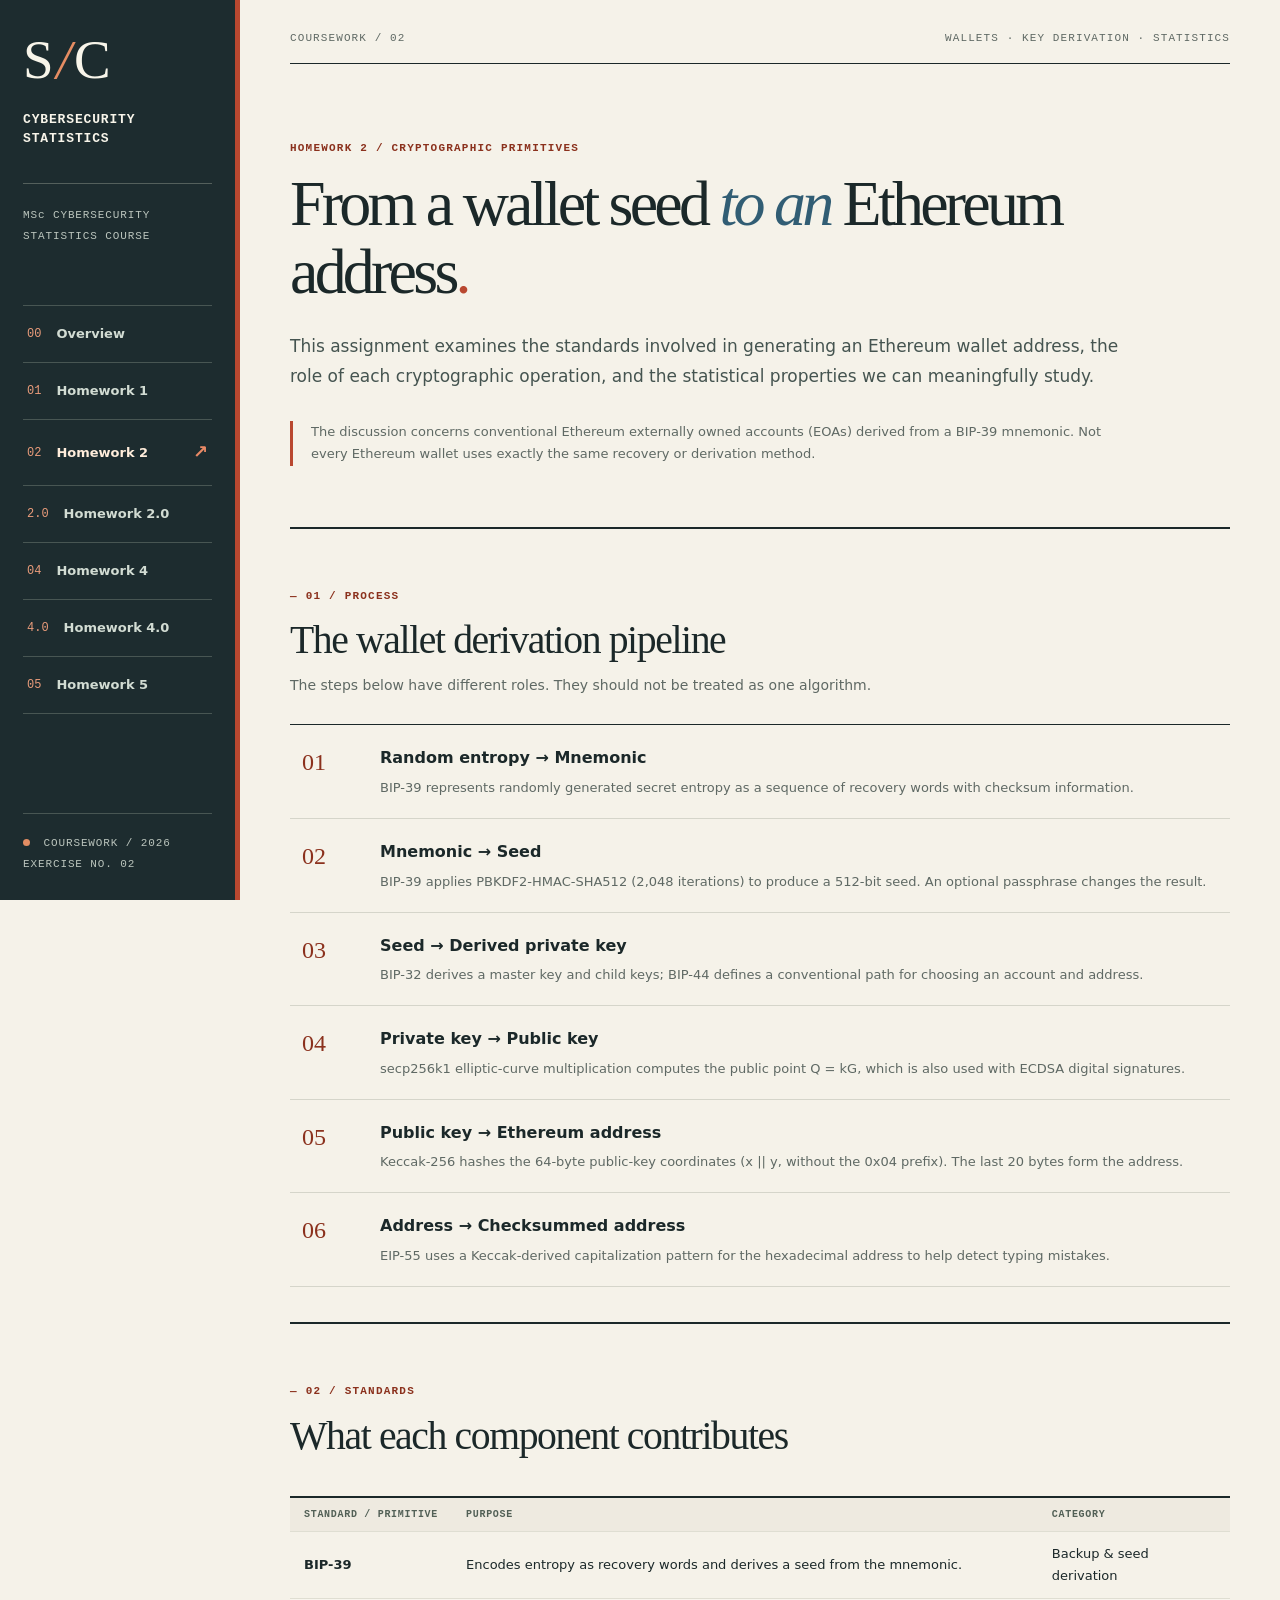
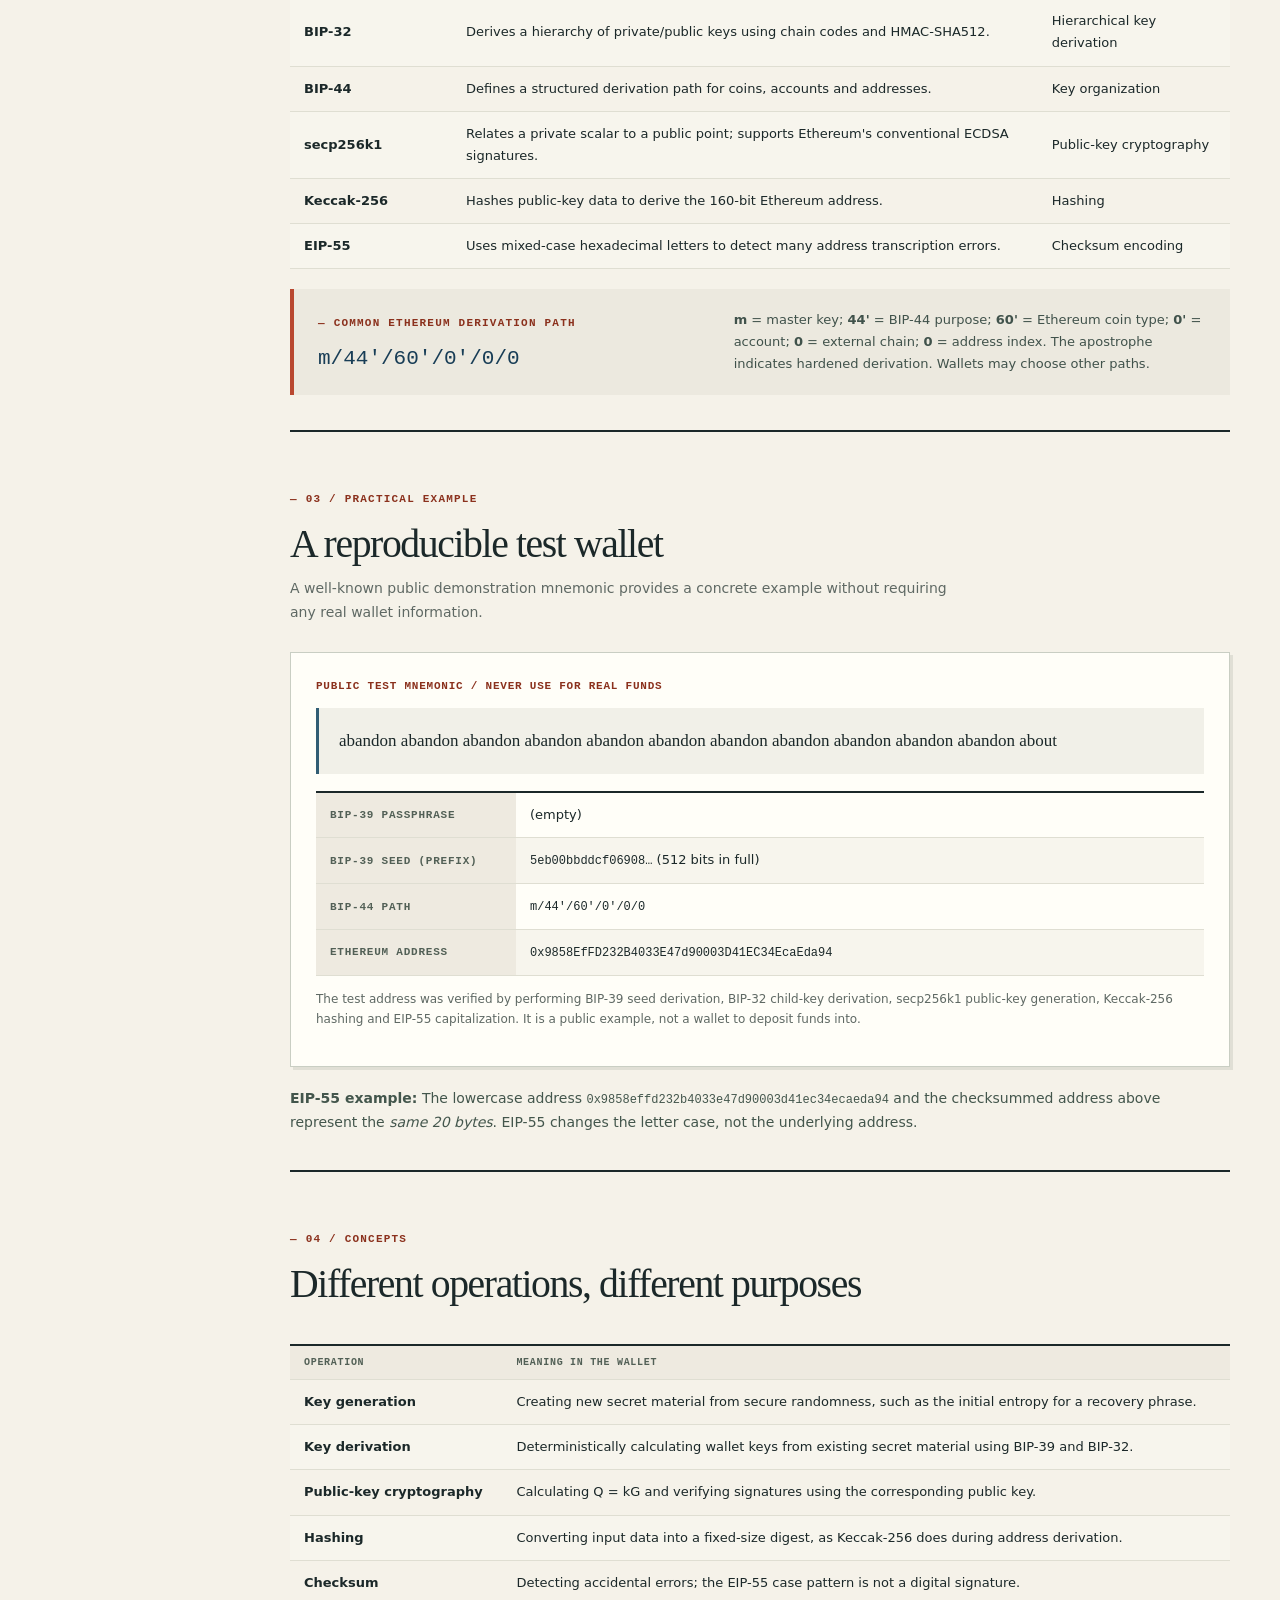
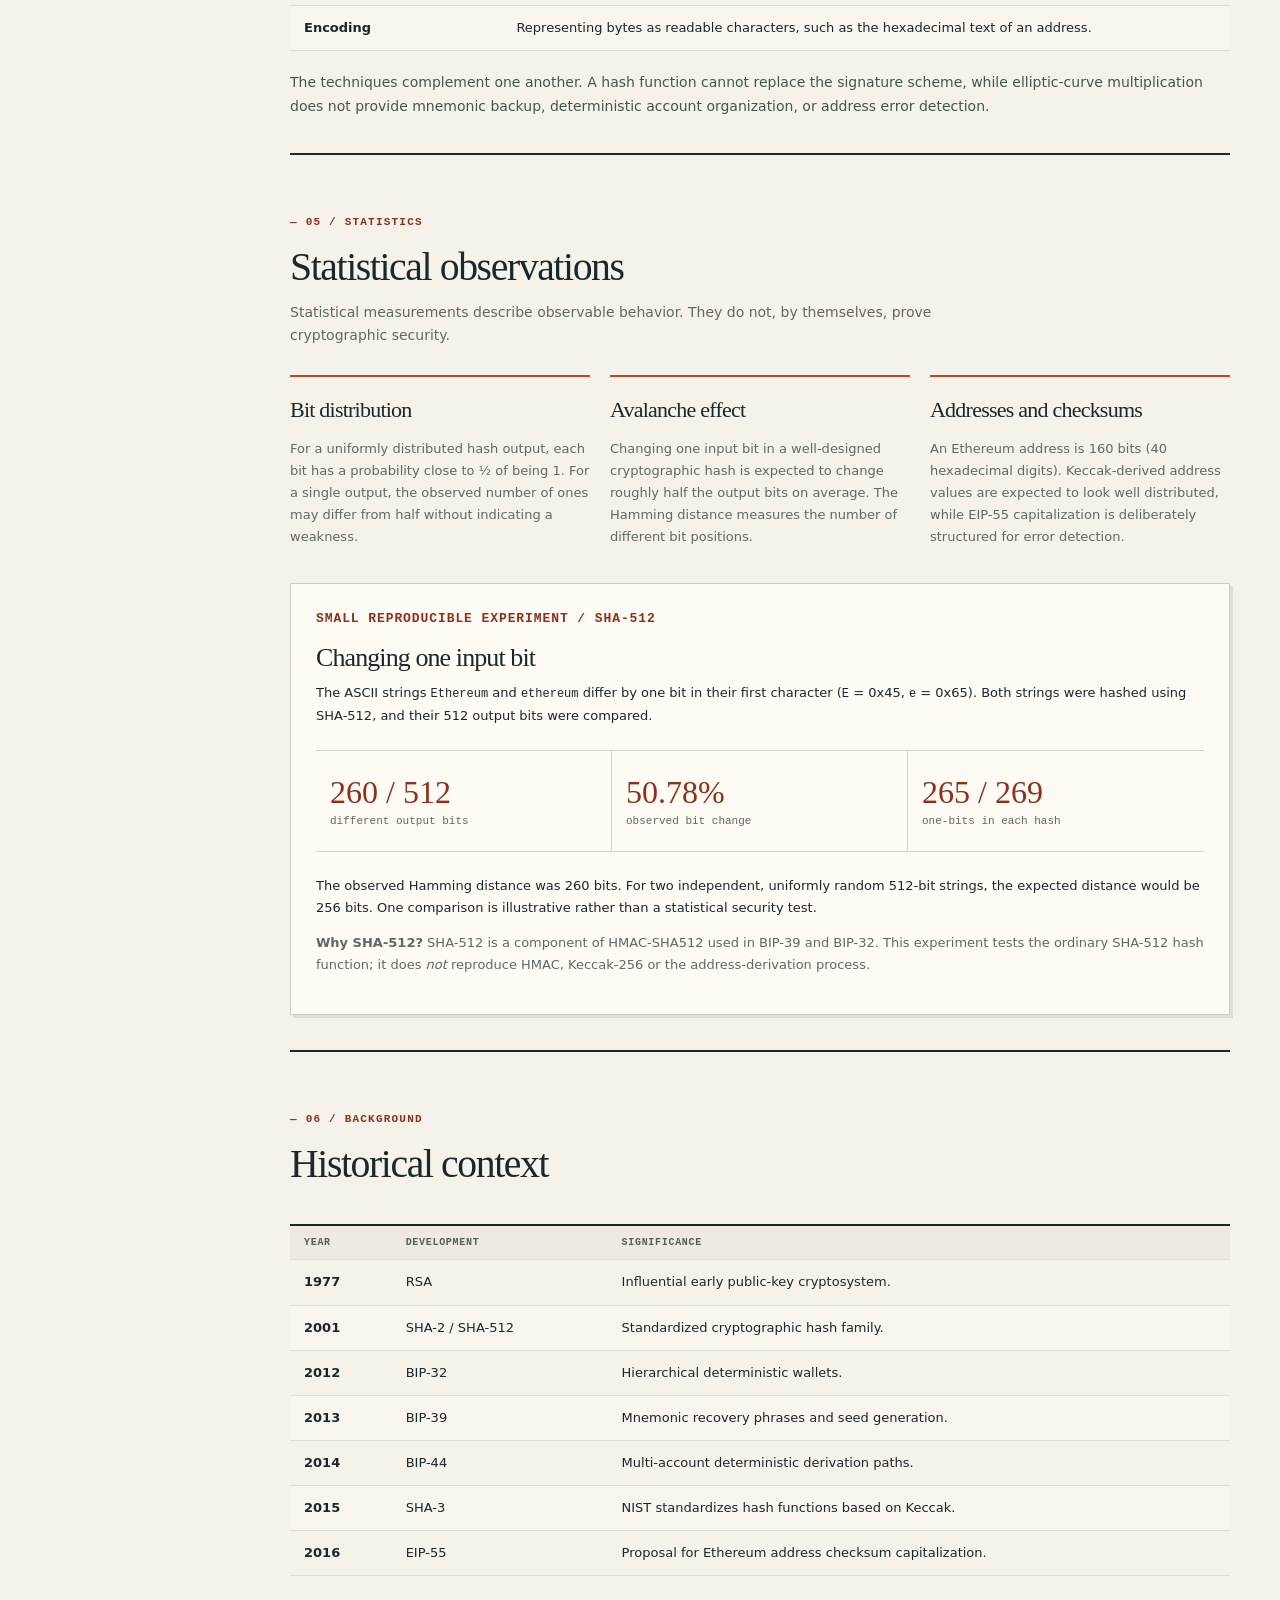
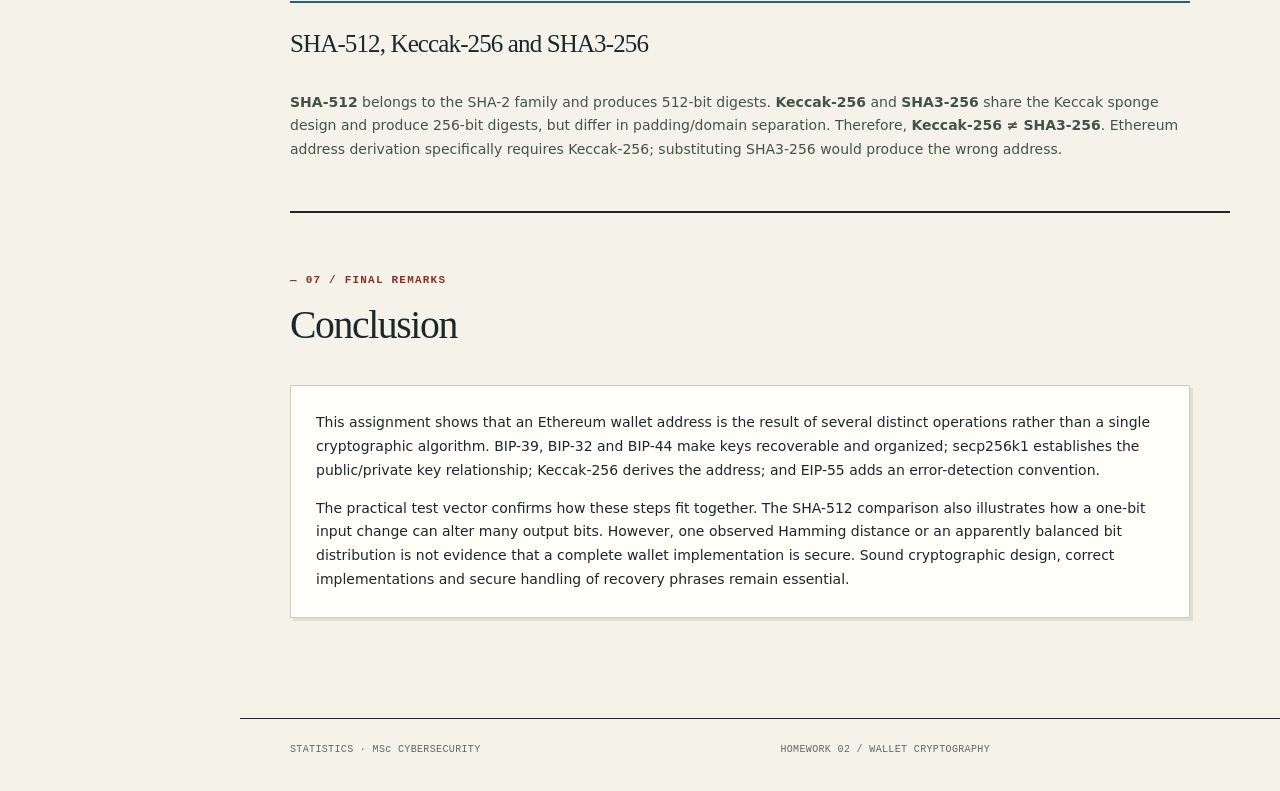
<file: homework2.html>
<!doctype html>
<html lang="en">
<head>
  <meta charset="utf-8">
  <meta name="viewport" content="width=device-width, initial-scale=1">
  <meta name="description" content="Statistics coursework examining the cryptographic steps from a wallet mnemonic to an Ethereum address.">
  <title>02 — Ethereum wallet cryptography | Cybersecurity Statistics</title>
  <link rel="stylesheet" href="css/style.css">
</head>
<body class="assignmentPage walletPage">
<header class="siteRail" aria-label="Course navigation">
  <a href="index.html" class="railIdentity" aria-label="Cybersecurity Statistics home">
    <span class="railMark">S<span class="markSlash">/</span>C</span>
    <span class="railName">CYBERSECURITY<br>STATISTICS</span>
  </a>
  <div class="railDivider"></div>
  <div class="railEyebrow">MSc CYBERSECURITY<br>STATISTICS COURSE</div>
  <nav class="railNav" aria-label="Site navigation">
    <a href="index.html"><span class="railNum">00</span> Overview</a>
    <a href="homework1.html"><span class="railNum">01</span> Homework 1</a>
    <a class="isCurrent" href="homework2.html"><span class="railNum">02</span> Homework 2</a>
    <a href="homework2-0.html"><span class="railNum">2.0</span> Homework 2.0</a>
    <a href="homework4.html"><span class="railNum">04</span> Homework 4</a>
    <a href="homework4-0.html"><span class="railNum">4.0</span> Homework 4.0</a>
    <a href="homework5.html"><span class="railNum">05</span> Homework 5</a>
  </nav>
  <div class="railFoot"><span class="railDot" aria-hidden="true"></span> COURSEWORK / 2026<br>EXERCISE NO. 02</div>
</header>

<main class="wrap" id="top">
  <div class="documentHeader"><span>COURSEWORK / 02</span><span>WALLETS · KEY DERIVATION · STATISTICS</span></div>
  <section class="walletIntro" aria-labelledby="walletTitle">
    <p class="overline">Homework 2 / Cryptographic primitives</p>
    <h1 id="walletTitle">From a wallet seed <em>to an</em> Ethereum address<span class="period">.</span></h1>
    <p class="lead">This assignment examines the standards involved in generating an Ethereum wallet address, the role of each cryptographic operation, and the statistical properties we can meaningfully study.</p>
    <p class="walletContext">The discussion concerns conventional Ethereum externally owned accounts (EOAs) derived from a BIP-39 mnemonic. Not every Ethereum wallet uses exactly the same recovery or derivation method.</p>
  </section>

  <section class="section" id="pipeline" aria-labelledby="pipelineTitle">
    <div class="sectionhead"><div><span class="tag">01 / Process</span><h2 id="pipelineTitle">The wallet derivation pipeline</h2><p class="sub">The steps below have different roles. They should not be treated as one algorithm.</p></div></div>
    <ol class="walletFlow">
      <li><span class="flowStage">01</span><div><strong>Random entropy → Mnemonic</strong><p>BIP-39 represents randomly generated secret entropy as a sequence of recovery words with checksum information.</p></div></li>
      <li><span class="flowStage">02</span><div><strong>Mnemonic → Seed</strong><p>BIP-39 applies PBKDF2-HMAC-SHA512 (2,048 iterations) to produce a 512-bit seed. An optional passphrase changes the result.</p></div></li>
      <li><span class="flowStage">03</span><div><strong>Seed → Derived private key</strong><p>BIP-32 derives a master key and child keys; BIP-44 defines a conventional path for choosing an account and address.</p></div></li>
      <li><span class="flowStage">04</span><div><strong>Private key → Public key</strong><p>secp256k1 elliptic-curve multiplication computes the public point Q = kG, which is also used with ECDSA digital signatures.</p></div></li>
      <li><span class="flowStage">05</span><div><strong>Public key → Ethereum address</strong><p>Keccak-256 hashes the 64-byte public-key coordinates (x || y, without the 0x04 prefix). The last 20 bytes form the address.</p></div></li>
      <li><span class="flowStage">06</span><div><strong>Address → Checksummed address</strong><p>EIP-55 uses a Keccak-derived capitalization pattern for the hexadecimal address to help detect typing mistakes.</p></div></li>
    </ol>
  </section>

  <section class="section" id="standards" aria-labelledby="standardsTitle">
    <div class="sectionhead"><div><span class="tag">02 / Standards</span><h2 id="standardsTitle">What each component contributes</h2></div></div>
    <div class="tableWrap"><table class="walletTable">
      <thead><tr><th scope="col">Standard / primitive</th><th scope="col">Purpose</th><th scope="col">Category</th></tr></thead>
      <tbody>
        <tr><td>BIP-39</td><td>Encodes entropy as recovery words and derives a seed from the mnemonic.</td><td>Backup &amp; seed derivation</td></tr>
        <tr><td>BIP-32</td><td>Derives a hierarchy of private/public keys using chain codes and HMAC-SHA512.</td><td>Hierarchical key derivation</td></tr>
        <tr><td>BIP-44</td><td>Defines a structured derivation path for coins, accounts and addresses.</td><td>Key organization</td></tr>
        <tr><td>secp256k1</td><td>Relates a private scalar to a public point; supports Ethereum's conventional ECDSA signatures.</td><td>Public-key cryptography</td></tr>
        <tr><td>Keccak-256</td><td>Hashes public-key data to derive the 160-bit Ethereum address.</td><td>Hashing</td></tr>
        <tr><td>EIP-55</td><td>Uses mixed-case hexadecimal letters to detect many address transcription errors.</td><td>Checksum encoding</td></tr>
      </tbody>
    </table></div>
    <div class="walletPath">
      <div><span class="tag">Common Ethereum derivation path</span><p class="pathText">m/44'/60'/0'/0/0</p></div>
      <p><b>m</b> = master key; <b>44'</b> = BIP-44 purpose; <b>60'</b> = Ethereum coin type; <b>0'</b> = account; <b>0</b> = external chain; <b>0</b> = address index. The apostrophe indicates hardened derivation. Wallets may choose other paths.</p>
    </div>
  </section>

  <section class="section" id="example" aria-labelledby="exampleTitle">
    <div class="sectionhead"><div><span class="tag">03 / Practical example</span><h2 id="exampleTitle">A reproducible test wallet</h2><p class="sub">A well-known public demonstration mnemonic provides a concrete example without requiring any real wallet information.</p></div></div>
    <div class="card walletExample">
      <p class="exampleLabel">PUBLIC TEST MNEMONIC / NEVER USE FOR REAL FUNDS</p>
      <p class="exampleWords">abandon abandon abandon abandon abandon abandon abandon abandon abandon abandon abandon about</p>
      <div class="tableWrap"><table>
        <tbody>
          <tr><th scope="row">BIP-39 passphrase</th><td>(empty)</td></tr>
          <tr><th scope="row">BIP-39 seed (prefix)</th><td><code>5eb00bbddcf06908…</code> (512 bits in full)</td></tr>
          <tr><th scope="row">BIP-44 path</th><td><code>m/44'/60'/0'/0/0</code></td></tr>
          <tr><th scope="row">Ethereum address</th><td><code class="addressCode">0x9858EfFD232B4033E47d90003D41EC34EcaEda94</code></td></tr>
        </tbody>
      </table></div>
      <p class="small">The test address was verified by performing BIP-39 seed derivation, BIP-32 child-key derivation, secp256k1 public-key generation, Keccak-256 hashing and EIP-55 capitalization. It is a public example, not a wallet to deposit funds into.</p>
    </div>
    <p class="walletParagraph"><strong>EIP-55 example:</strong> The lowercase address <code class="addressCode">0x9858effd232b4033e47d90003d41ec34ecaeda94</code> and the checksummed address above represent the <em>same 20 bytes</em>. EIP-55 changes the letter case, not the underlying address.</p>
  </section>

  <section class="section" id="distinctions" aria-labelledby="distinctionsTitle">
    <div class="sectionhead"><div><span class="tag">04 / Concepts</span><h2 id="distinctionsTitle">Different operations, different purposes</h2></div></div>
    <div class="tableWrap"><table class="walletTable">
      <thead><tr><th scope="col">Operation</th><th scope="col">Meaning in the wallet</th></tr></thead>
      <tbody>
        <tr><td>Key generation</td><td>Creating new secret material from secure randomness, such as the initial entropy for a recovery phrase.</td></tr>
        <tr><td>Key derivation</td><td>Deterministically calculating wallet keys from existing secret material using BIP-39 and BIP-32.</td></tr>
        <tr><td>Public-key cryptography</td><td>Calculating Q = kG and verifying signatures using the corresponding public key.</td></tr>
        <tr><td>Hashing</td><td>Converting input data into a fixed-size digest, as Keccak-256 does during address derivation.</td></tr>
        <tr><td>Checksum</td><td>Detecting accidental errors; the EIP-55 case pattern is not a digital signature.</td></tr>
        <tr><td>Encoding</td><td>Representing bytes as readable characters, such as the hexadecimal text of an address.</td></tr>
      </tbody>
    </table></div>
    <p class="walletParagraph">The techniques complement one another. A hash function cannot replace the signature scheme, while elliptic-curve multiplication does not provide mnemonic backup, deterministic account organization, or address error detection.</p>
  </section>

  <section class="section" id="statistics" aria-labelledby="statisticsTitle">
    <div class="sectionhead"><div><span class="tag">05 / Statistics</span><h2 id="statisticsTitle">Statistical observations</h2><p class="sub">Statistical measurements describe observable behavior. They do not, by themselves, prove cryptographic security.</p></div></div>
    <div class="walletStats">
      <article class="walletStat"><h3>Bit distribution</h3><p>For a uniformly distributed hash output, each bit has a probability close to ½ of being 1. For a single output, the observed number of ones may differ from half without indicating a weakness.</p></article>
      <article class="walletStat"><h3>Avalanche effect</h3><p>Changing one input bit in a well-designed cryptographic hash is expected to change roughly half the output bits on average. The Hamming distance measures the number of different bit positions.</p></article>
      <article class="walletStat"><h3>Addresses and checksums</h3><p>An Ethereum address is 160 bits (40 hexadecimal digits). Keccak-derived address values are expected to look well distributed, while EIP-55 capitalization is deliberately structured for error detection.</p></article>
    </div>
    <div class="card walletMeasured">
      <p class="exampleLabel">SMALL REPRODUCIBLE EXPERIMENT / SHA-512</p>
      <h3>Changing one input bit</h3>
      <p>The ASCII strings <code>Ethereum</code> and <code>ethereum</code> differ by one bit in their first character (<code>E</code> = 0x45, <code>e</code> = 0x65). Both strings were hashed using SHA-512, and their 512 output bits were compared.</p>
      <div class="measuredGrid" aria-label="SHA-512 experiment results">
        <div><strong>260 / 512</strong><span>different output bits</span></div>
        <div><strong>50.78%</strong><span>observed bit change</span></div>
        <div><strong>265 / 269</strong><span>one-bits in each hash</span></div>
      </div>
      <p>The observed Hamming distance was 260 bits. For two independent, uniformly random 512-bit strings, the expected distance would be 256 bits. One comparison is illustrative rather than a statistical security test.</p>
      <p class="small"><strong>Why SHA-512?</strong> SHA-512 is a component of HMAC-SHA512 used in BIP-39 and BIP-32. This experiment tests the ordinary SHA-512 hash function; it does <em>not</em> reproduce HMAC, Keccak-256 or the address-derivation process.</p>
    </div>
  </section>

  <section class="section" id="history" aria-labelledby="historyTitle">
    <div class="sectionhead"><div><span class="tag">06 / Background</span><h2 id="historyTitle">Historical context</h2></div></div>
    <div class="tableWrap"><table class="walletTable">
      <thead><tr><th scope="col">Year</th><th scope="col">Development</th><th scope="col">Significance</th></tr></thead>
      <tbody>
        <tr><td>1977</td><td>RSA</td><td>Influential early public-key cryptosystem.</td></tr>
        <tr><td>2001</td><td>SHA-2 / SHA-512</td><td>Standardized cryptographic hash family.</td></tr>
        <tr><td>2012</td><td>BIP-32</td><td>Hierarchical deterministic wallets.</td></tr>
        <tr><td>2013</td><td>BIP-39</td><td>Mnemonic recovery phrases and seed generation.</td></tr>
        <tr><td>2014</td><td>BIP-44</td><td>Multi-account deterministic derivation paths.</td></tr>
        <tr><td>2015</td><td>SHA-3</td><td>NIST standardizes hash functions based on Keccak.</td></tr>
        <tr><td>2016</td><td>EIP-55</td><td>Proposal for Ethereum address checksum capitalization.</td></tr>
      </tbody>
    </table></div>
    <div class="walletCompare">
      <h3>SHA-512, Keccak-256 and SHA3-256</h3>
      <p><strong>SHA-512</strong> belongs to the SHA-2 family and produces 512-bit digests. <strong>Keccak-256</strong> and <strong>SHA3-256</strong> share the Keccak sponge design and produce 256-bit digests, but differ in padding/domain separation. Therefore, <strong>Keccak-256 ≠ SHA3-256</strong>. Ethereum address derivation specifically requires Keccak-256; substituting SHA3-256 would produce the wrong address.</p>
    </div>
  </section>

  <section class="section" id="conclusion" aria-labelledby="conclusionTitle">
    <div class="sectionhead"><div><span class="tag">07 / Final remarks</span><h2 id="conclusionTitle">Conclusion</h2></div></div>
    <div class="card walletConclusion">
      <p>This assignment shows that an Ethereum wallet address is the result of several distinct operations rather than a single cryptographic algorithm. BIP-39, BIP-32 and BIP-44 make keys recoverable and organized; secp256k1 establishes the public/private key relationship; Keccak-256 derives the address; and EIP-55 adds an error-detection convention.</p>
      <p>The practical test vector confirms how these steps fit together. The SHA-512 comparison also illustrates how a one-bit input change can alter many output bits. However, one observed Hamming distance or an apparently balanced bit distribution is not evidence that a complete wallet implementation is secure. Sound cryptographic design, correct implementations and secure handling of recovery phrases remain essential.</p>
    </div>
  </section>
</main>
<footer class="footer"><div class="wrap"><span>STATISTICS · MSc CYBERSECURITY</span><span>HOMEWORK 02 / WALLET CRYPTOGRAPHY</span></div></footer>
</body>
</html>
</file>
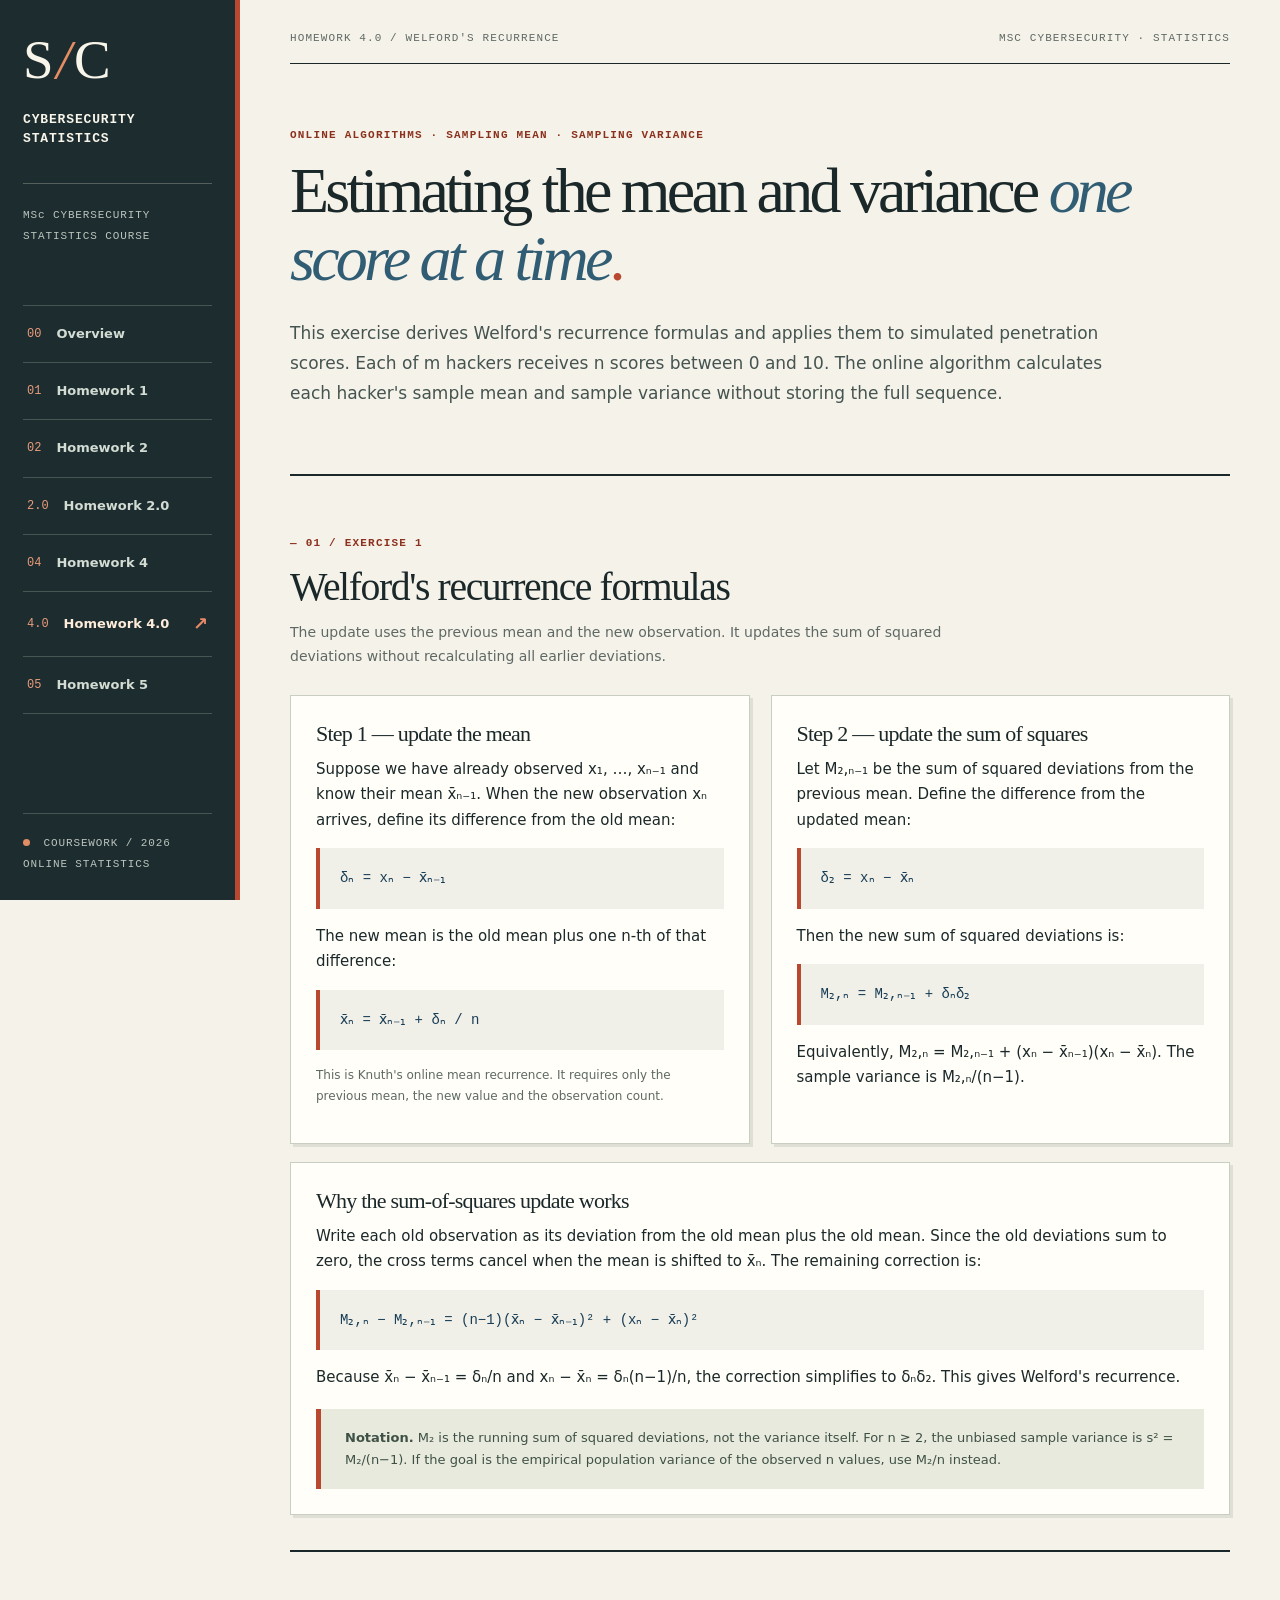
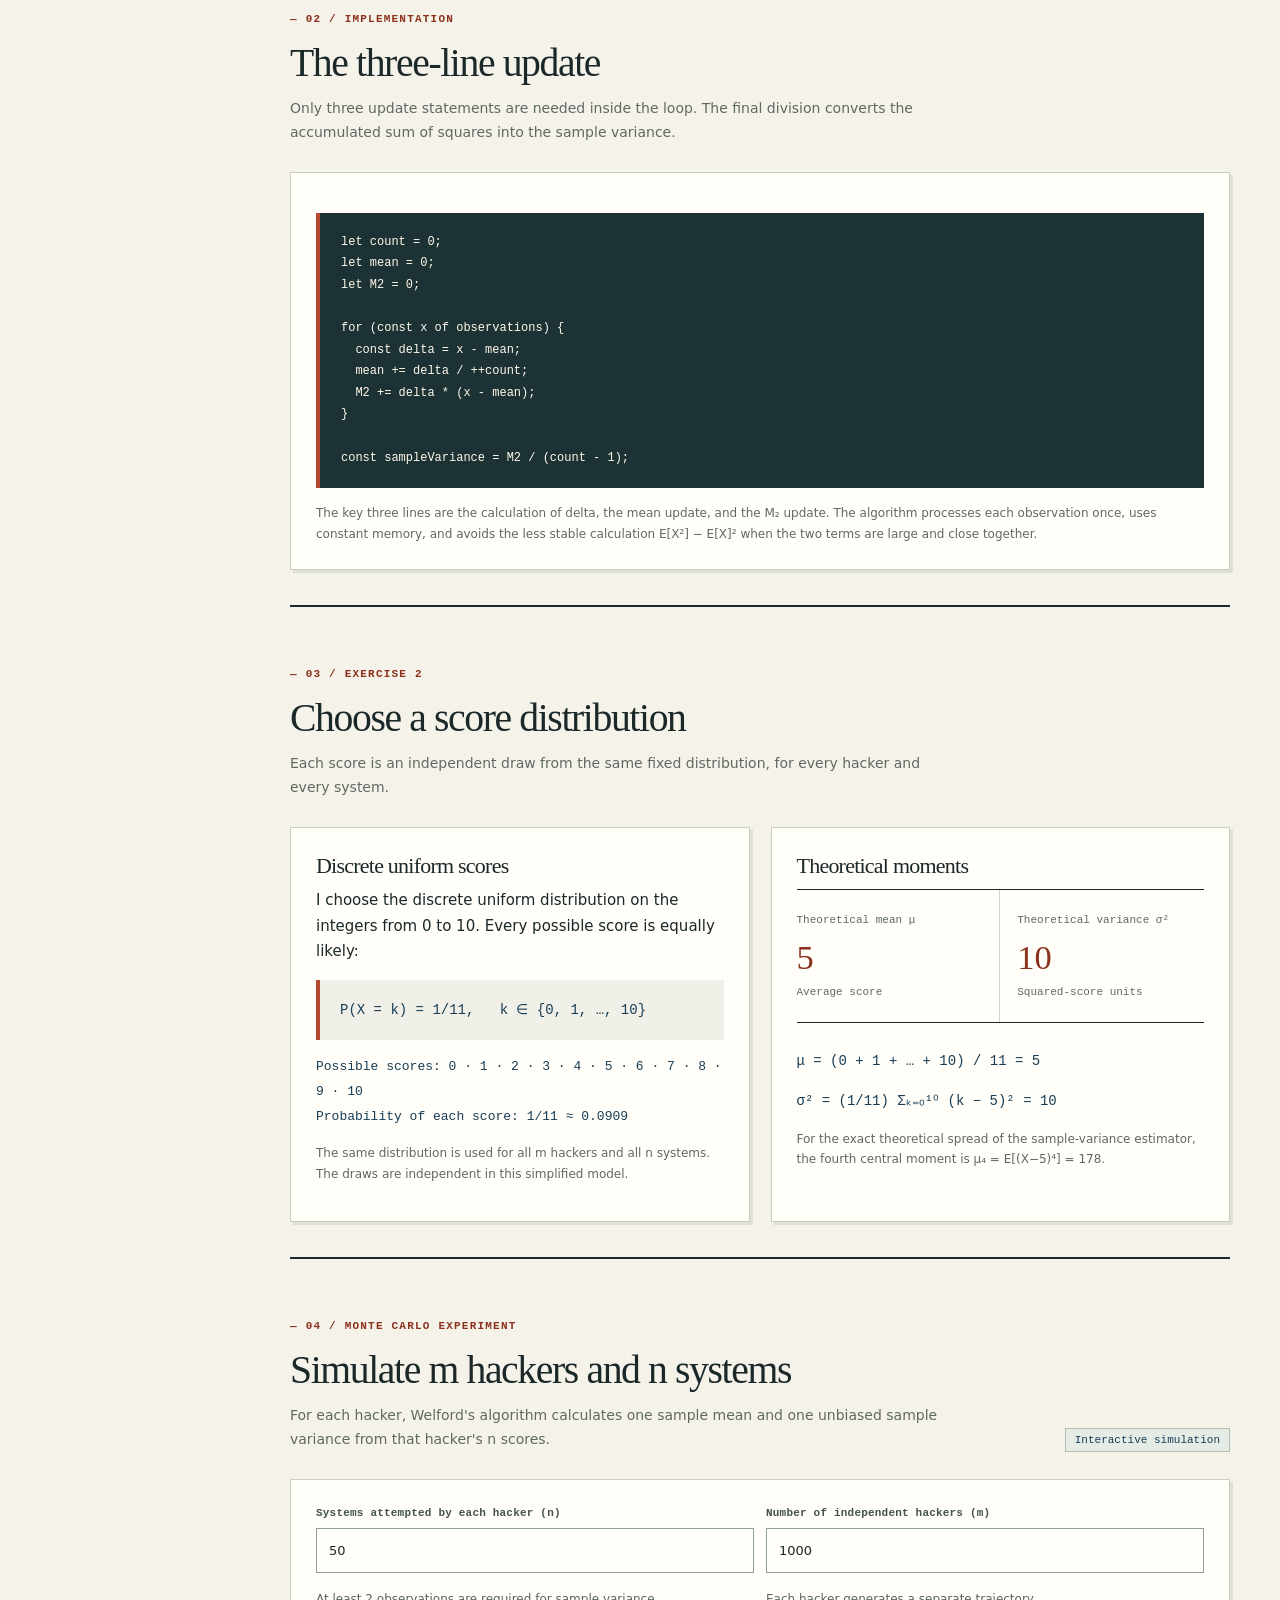
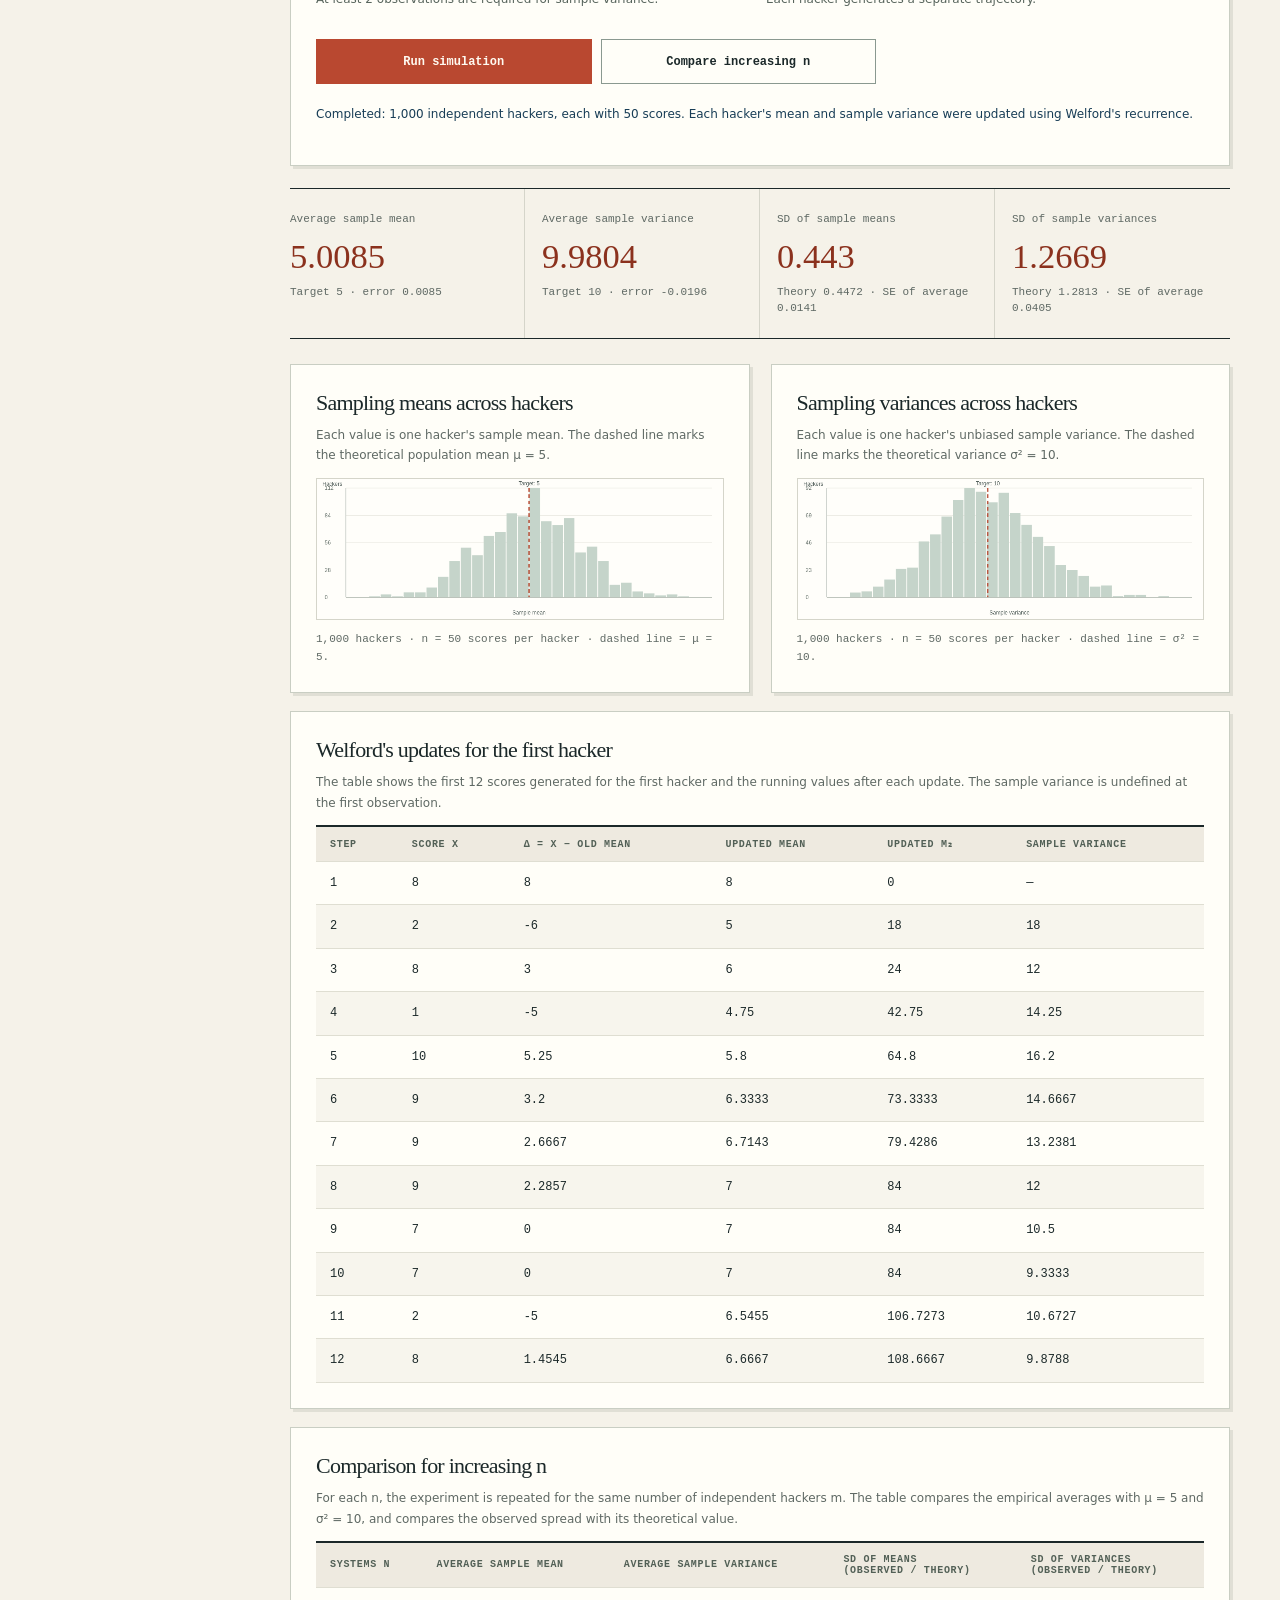
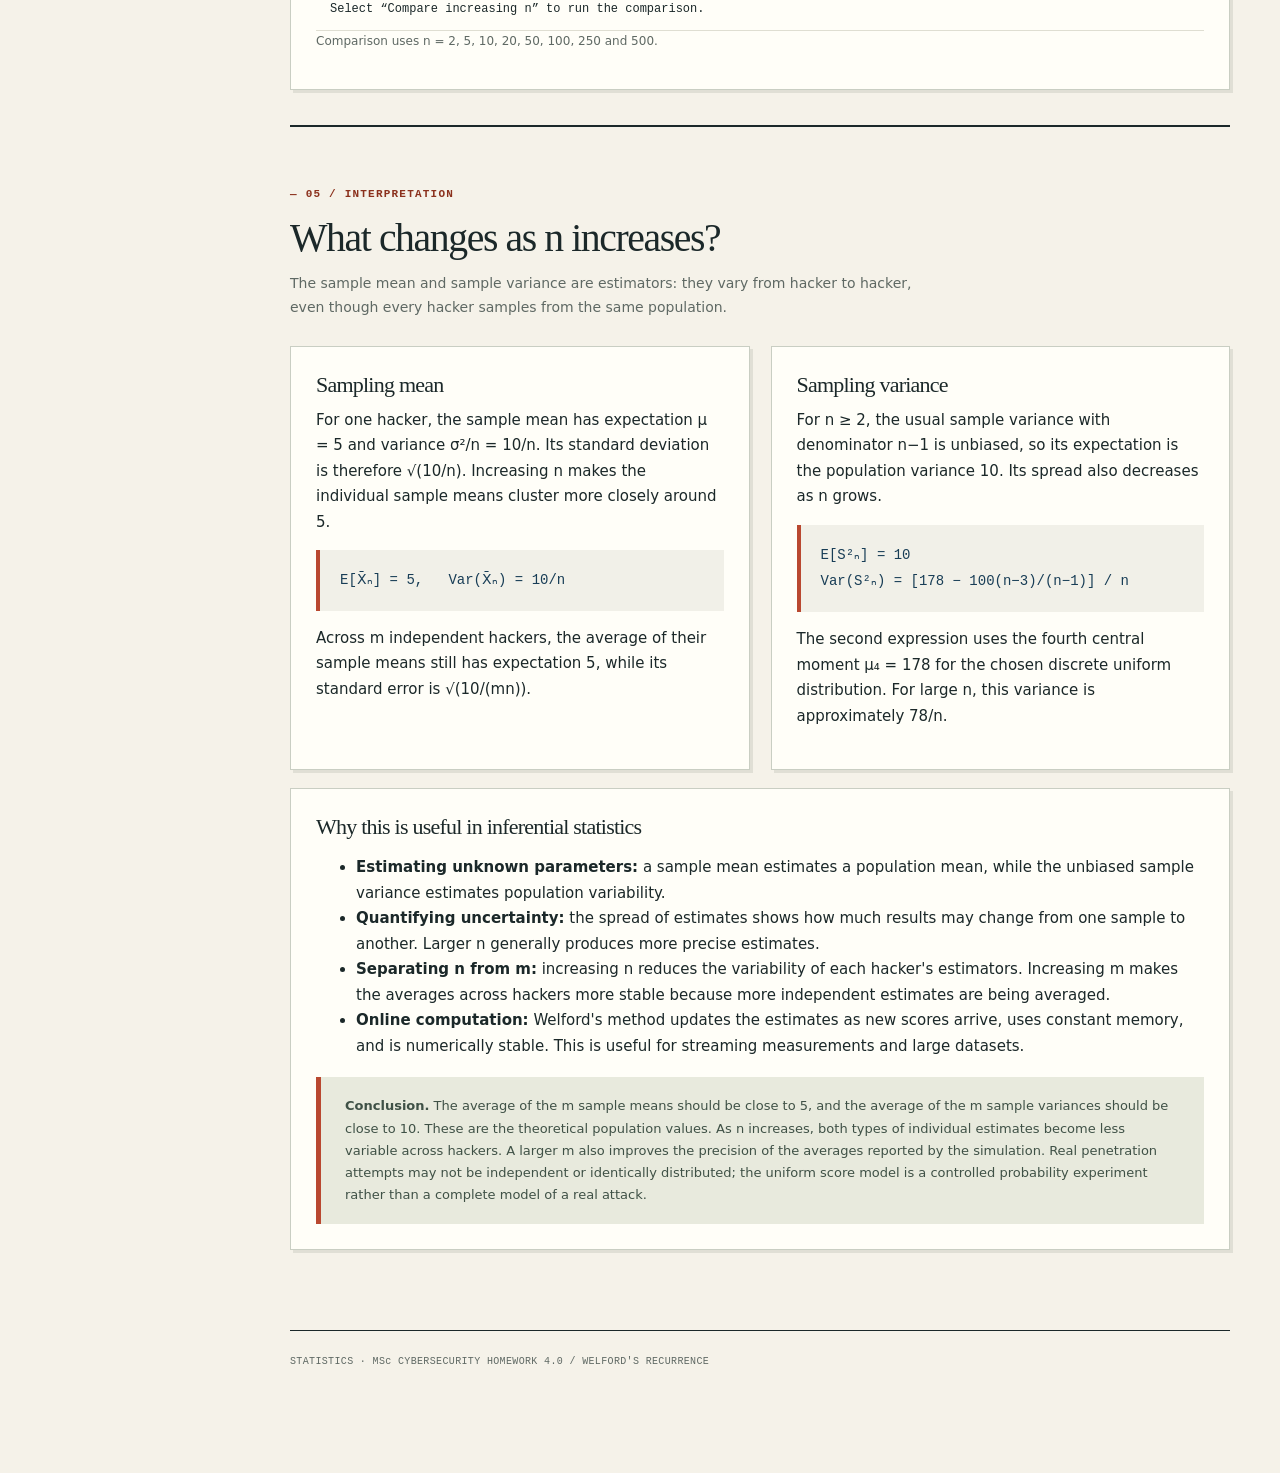
<file: homework4-0.html>
<!DOCTYPE html>
<html lang="en">
<head>
<meta charset="utf-8">
<meta name="viewport" content="width=device-width, initial-scale=1">
<meta name="description" content="Homework 4.0: Welford's online recurrence for the sample mean and variance, with simulations across independent hackers and systems.">
<title>Homework 4.0 — Welford's Recurrence and Sampling Statistics</title>

<link rel="stylesheet" href="css/style.css">

<style>
/* Page-specific additions; the main visual system comes from css/style.css. */
.welfordPage {
  padding-bottom: 70px;
}

.welfordPage .walletIntro {
  padding: 62px 0 48px;
}

.welfordPage .walletIntro h1 {
  max-width: 980px;
}

.welfordPage .studentSignature {
  margin-top: 35px;
}

.welfordPage .mathline {
  color: var(--blue-deep);
  font: 14px/1.9 var(--mono);
  overflow-wrap: anywhere;
}

.welfordPage .mathBlock {
  background: #f1f0e8;
  border-left: 4px solid var(--red);
  padding: 17px 20px;
  margin: 15px 0;
}

.welfordPage .codeBlock {
  margin: 15px 0 0;
  padding: 19px 21px;
  overflow-x: auto;
  background: #1d3235;
  color: #fff9eb;
  border-left: 4px solid var(--red);
  font: 12px/1.8 var(--mono);
}

.welfordPage .codeBlock code {
  font: inherit;
  white-space: pre;
}

.welfordPage .metrics {
  margin: 22px 0 25px;
}

.welfordPage .metric .lbl {
  display: block;
  font: 11px/1.6 var(--mono);
  color: var(--muted);
}

.welfordPage .metric .n {
  display: block;
  font: normal clamp(26px, 2.7vw, 38px)/1.12 var(--serif);
  color: var(--red-strong);
  margin: 8px 0;
  overflow-wrap: anywhere;
}

.welfordPage .metric small {
  display: block;
  font: 11px/1.5 var(--mono);
  color: var(--muted);
}

.welfordPage .controlGrid {
  grid-template-columns: repeat(2, minmax(0, 1fr));
}

.welfordPage .chartWrap {
  width: 100%;
  overflow: hidden;
  margin-top: 12px;
}

.welfordPage .chart {
  display: block;
  width: 100%;
  height: auto;
  background: #fffefa;
  border: 1px solid var(--line);
}

.welfordPage .chartNote {
  margin: 10px 0 0;
  font: 11px/1.7 var(--mono);
  color: var(--muted);
}

.welfordPage .tableWrap {
  margin-top: 12px;
}

.welfordPage .tableWrap td {
  vertical-align: top;
}

.welfordPage .numberCell {
  font-family: var(--mono);
  font-size: 12px;
  white-space: nowrap;
}

.welfordPage .callout {
  margin-top: 18px;
}

.welfordPage .buttons {
  max-width: 560px;
}

.welfordPage .status {
  min-height: 24px;
}

.welfordPage .footer {
  margin: 45px 0 0;
}

.welfordPage .distributionValues {
  font: 13px/1.9 var(--mono);
  color: var(--blue-deep);
  overflow-wrap: anywhere;
}

.welfordPage .formulaNote {
  font-size: 12px;
  color: var(--muted);
}

@media(max-width:880px) {
  .welfordPage .walletIntro {
    padding: 42px 0 38px;
  }
}

@media(max-width:640px) {
  .welfordPage .walletIntro {
    padding: 38px 0 32px;
  }

  .welfordPage .controlGrid {
    grid-template-columns: 1fr;
  }

  .welfordPage .metrics {
    grid-template-columns: repeat(2, minmax(0, 1fr));
  }

  .welfordPage .metric {
    padding: 17px 10px;
    min-height: 108px;
  }

  .welfordPage .metric .n {
    font-size: 27px;
  }

  .welfordPage .metric .lbl {
    font-size: 10px;
  }

  .welfordPage .sectionhead {
    display: block;
  }
}
</style>
</head>

<body>

<header class="siteRail" aria-label="Course navigation">

  <a href="index.html" class="railIdentity" aria-label="Cybersecurity Statistics home">
    <span class="railMark">S<span class="markSlash">/</span>C</span>
    <span class="railName">CYBERSECURITY<br>STATISTICS</span>
  </a>

  <div class="railDivider"></div>

  <div class="railEyebrow">
    MSc CYBERSECURITY<br>
    STATISTICS COURSE
  </div>

  <nav class="railNav" aria-label="Main navigation">
    <a href="index.html">
      <span class="railNum">00</span> Overview
    </a>

    <a href="homework1.html">
      <span class="railNum">01</span> Homework 1
    </a>

    <a href="homework2.html">
      <span class="railNum">02</span> Homework 2
    </a>

    <a href="homework2-0.html">
      <span class="railNum">2.0</span> Homework 2.0
    </a>

    <a href="homework4.html">
      <span class="railNum">04</span> Homework 4
    </a>

    <a class="isCurrent" href="homework4-0.html">
      <span class="railNum">4.0</span> Homework 4.0
    </a>
    <a href="homework5.html">
     <span class="railNum">05</span> Homework 5
    </a>
    
  </nav>

  <div class="railFoot">
    <span class="railDot" aria-hidden="true"></span>
    COURSEWORK / 2026<br>
    ONLINE STATISTICS
  </div>

</header>


<main class="wrap welfordPage">

  <div class="documentHeader">
    <span>HOMEWORK 4.0 / WELFORD'S RECURRENCE</span>
    <span>MSc CYBERSECURITY · STATISTICS</span>
  </div>


  <!-- INTRODUCTION -->

  <section class="walletIntro" aria-labelledby="pageTitle">

    <p class="overline">
      Online algorithms · Sampling mean · Sampling variance
    </p>

    <h1 id="pageTitle">
      Estimating the mean and variance
      <em>one score at a time</em><span class="period">.</span>
    </h1>

    <p class="lead">
      This exercise derives Welford's recurrence formulas and applies
      them to simulated penetration scores. Each of m hackers receives
      n scores between 0 and 10. The online algorithm calculates each
      hacker's sample mean and sample variance without storing the
      full sequence.
    </p>


  </section>


  <!-- EXERCISE 1 -->

  <section class="section" id="recurrence" aria-labelledby="recurrenceTitle">

    <div class="sectionhead">
      <div>
        <span class="tag">01 / Exercise 1</span>
        <h2 id="recurrenceTitle">Welford's recurrence formulas</h2>
        <p class="sub">
          The update uses the previous mean and the new observation.
          It updates the sum of squared deviations without recalculating
          all earlier deviations.
        </p>
      </div>
    </div>

    <div class="grid two">

      <article class="card">

        <h3>Step 1 — update the mean</h3>

        <p>
          Suppose we have already observed x₁, …, xₙ₋₁ and know
          their mean x̄ₙ₋₁. When the new observation xₙ arrives,
          define its difference from the old mean:
        </p>

        <div class="mathBlock">
          <div class="mathline">
            δₙ = xₙ − x̄ₙ₋₁
          </div>
        </div>

        <p>
          The new mean is the old mean plus one n-th of that difference:
        </p>

        <div class="mathBlock">
          <div class="mathline">
            x̄ₙ = x̄ₙ₋₁ + δₙ / n
          </div>
        </div>

        <p class="small">
          This is Knuth's online mean recurrence. It requires only
          the previous mean, the new value and the observation count.
        </p>

      </article>


      <article class="card">

        <h3>Step 2 — update the sum of squares</h3>

        <p>
          Let M₂,ₙ₋₁ be the sum of squared deviations from the
          previous mean. Define the difference from the updated mean:
        </p>

        <div class="mathBlock">
          <div class="mathline">
            δ₂ = xₙ − x̄ₙ
          </div>
        </div>

        <p>
          Then the new sum of squared deviations is:
        </p>

        <div class="mathBlock">
          <div class="mathline">
            M₂,ₙ = M₂,ₙ₋₁ + δₙδ₂
          </div>
        </div>

        <p>
          Equivalently, M₂,ₙ = M₂,ₙ₋₁ +
          (xₙ − x̄ₙ₋₁)(xₙ − x̄ₙ).
          The sample variance is M₂,ₙ/(n−1).
        </p>

      </article>

    </div>


    <div class="card" style="margin-top:18px">

      <h3>Why the sum-of-squares update works</h3>

      <p>
        Write each old observation as its deviation from the old mean
        plus the old mean. Since the old deviations sum to zero,
        the cross terms cancel when the mean is shifted to x̄ₙ.
        The remaining correction is:
      </p>

      <div class="mathBlock">
        <div class="mathline">
          M₂,ₙ − M₂,ₙ₋₁ =
          (n−1)(x̄ₙ − x̄ₙ₋₁)² + (xₙ − x̄ₙ)²
        </div>
      </div>

      <p>
        Because x̄ₙ − x̄ₙ₋₁ = δₙ/n and
        xₙ − x̄ₙ = δₙ(n−1)/n, the correction simplifies
        to δₙδ₂. This gives Welford's recurrence.
      </p>

      <div class="callout">
        <strong>Notation.</strong>
        M₂ is the running sum of squared deviations, not the variance
        itself. For n ≥ 2, the unbiased sample variance is
        s² = M₂/(n−1). If the goal is the empirical population
        variance of the observed n values, use M₂/n instead.
      </div>

    </div>

  </section>


  <!-- IMPLEMENTATION -->

  <section class="section" id="code" aria-labelledby="codeTitle">

    <div class="sectionhead">
      <div>
        <span class="tag">02 / Implementation</span>
        <h2 id="codeTitle">The three-line update</h2>
        <p class="sub">
          Only three update statements are needed inside the loop.
          The final division converts the accumulated sum of squares
          into the sample variance.
        </p>
      </div>
    </div>

    <div class="card">

      <pre class="codeBlock"><code>let count = 0;
let mean = 0;
let M2 = 0;

for (const x of observations) {
  const delta = x - mean;
  mean += delta / ++count;
  M2 += delta * (x - mean);
}

const sampleVariance = M2 / (count - 1);</code></pre>

      <p class="small" style="margin:15px 0 0">
        The key three lines are the calculation of delta, the mean
        update, and the M₂ update. The algorithm processes each
        observation once, uses constant memory, and avoids the less
        stable calculation E[X²] − E[X]² when the two terms are large
        and close together.
      </p>

    </div>

  </section>


  <!-- EXERCISE 2: DISTRIBUTION -->

  <section class="section" id="distribution" aria-labelledby="distributionTitle">

    <div class="sectionhead">
      <div>
        <span class="tag">03 / Exercise 2</span>
        <h2 id="distributionTitle">Choose a score distribution</h2>
        <p class="sub">
          Each score is an independent draw from the same fixed
          distribution, for every hacker and every system.
        </p>
      </div>
    </div>

    <div class="grid two">

      <article class="card">

        <h3>Discrete uniform scores</h3>

        <p>
          I choose the discrete uniform distribution on the integers
          from 0 to 10. Every possible score is equally likely:
        </p>

        <div class="mathBlock">
          <div class="mathline">
            P(X = k) = 1/11, &nbsp; k ∈ {0, 1, …, 10}
          </div>
        </div>

        <div class="distributionValues">
          Possible scores: 0 · 1 · 2 · 3 · 4 · 5 · 6 · 7 · 8 · 9 · 10
          <br>
          Probability of each score: 1/11 ≈ 0.0909
        </div>

        <p class="small" style="margin-top:14px">
          The same distribution is used for all m hackers and all n
          systems. The draws are independent in this simplified model.
        </p>

      </article>


      <article class="card">

        <h3>Theoretical moments</h3>

        <div class="metrics" style="grid-template-columns:repeat(2,minmax(0,1fr));margin-top:10px">

          <div class="metric">
            <span class="lbl">Theoretical mean μ</span>
            <strong class="n">5</strong>
            <small>Average score</small>
          </div>

          <div class="metric">
            <span class="lbl">Theoretical variance σ²</span>
            <strong class="n">10</strong>
            <small>Squared-score units</small>
          </div>

        </div>

        <p class="mathline">
          μ = (0 + 1 + … + 10) / 11 = 5
        </p>

        <p class="mathline">
          σ² = (1/11) Σₖ₌₀¹⁰ (k − 5)² = 10
        </p>

        <p class="formulaNote">
          For the exact theoretical spread of the sample-variance
          estimator, the fourth central moment is
          μ₄ = E[(X−5)⁴] = 178.
        </p>

      </article>

    </div>

  </section>


  <!-- SIMULATION -->

  <section class="section" id="simulation" aria-labelledby="simulationTitle">

    <div class="sectionhead">

      <div>
        <span class="tag">04 / Monte Carlo experiment</span>
        <h2 id="simulationTitle">Simulate m hackers and n systems</h2>
        <p class="sub">
          For each hacker, Welford's algorithm calculates one sample
          mean and one unbiased sample variance from that hacker's
          n scores.
        </p>
      </div>

      <span class="pill">Interactive simulation</span>

    </div>


    <div class="card">

      <div class="controlGrid">

        <div class="field">
          <label for="nInput">
            Systems attempted by each hacker (n)
          </label>

          <input
            id="nInput"
            type="number"
            min="2"
            max="1000"
            step="1"
            value="50"
          >

          <p class="inputHint">
            At least 2 observations are required for sample variance.
          </p>
        </div>


        <div class="field">
          <label for="mInput">
            Number of independent hackers (m)
          </label>

          <input
            id="mInput"
            type="number"
            min="10"
            max="2000"
            step="10"
            value="1000"
          >

          <p class="inputHint">
            Each hacker generates a separate trajectory.
          </p>
        </div>

      </div>


      <div class="buttons">

        <button class="btn primary" id="runButton" type="button">
          Run simulation
        </button>

        <button class="btn" id="compareButton" type="button">
          Compare increasing n
        </button>

      </div>

      <p class="status" id="status" role="status" aria-live="polite">
        Ready. Run the simulation to estimate the mean and variance
        across hackers.
      </p>

    </div>


    <!-- SUMMARY METRICS -->

    <div class="metrics" aria-label="Simulation results">

      <div class="metric">
        <span class="lbl">Average sample mean</span>
        <strong class="n" id="avgMean">—</strong>
        <small id="avgMeanNote">Theoretical target: 5</small>
      </div>

      <div class="metric">
        <span class="lbl">Average sample variance</span>
        <strong class="n" id="avgVariance">—</strong>
        <small id="avgVarianceNote">Theoretical target: 10</small>
      </div>

      <div class="metric">
        <span class="lbl">SD of sample means</span>
        <strong class="n" id="sdMeans">—</strong>
        <small id="sdMeansNote">Theory: √(10/n)</small>
      </div>

      <div class="metric">
        <span class="lbl">SD of sample variances</span>
        <strong class="n" id="sdVariances">—</strong>
        <small id="sdVariancesNote">Theory uses μ₄ = 178</small>
      </div>

    </div>


    <!-- HISTOGRAMS -->

    <div class="grid two">

      <article class="card">

        <h3>Sampling means across hackers</h3>

        <p class="small">
          Each value is one hacker's sample mean. The dashed line
          marks the theoretical population mean μ = 5.
        </p>

        <div class="chartWrap">
          <canvas
            class="chart"
            id="meanChart"
            width="900"
            height="310"
            aria-label="Histogram of sample means"
          ></canvas>
        </div>

        <p class="chartNote" id="meanChartNote">
          Run the simulation to draw the histogram.
        </p>

      </article>


      <article class="card">

        <h3>Sampling variances across hackers</h3>

        <p class="small">
          Each value is one hacker's unbiased sample variance.
          The dashed line marks the theoretical variance σ² = 10.
        </p>

        <div class="chartWrap">
          <canvas
            class="chart"
            id="varianceChart"
            width="900"
            height="310"
            aria-label="Histogram of sample variances"
          ></canvas>
        </div>

        <p class="chartNote" id="varianceChartNote">
          Run the simulation to draw the histogram.
        </p>

      </article>

    </div>


    <!-- WELFORD EXAMPLE -->

    <div class="card" style="margin-top:18px">

      <h3>Welford's updates for the first hacker</h3>

      <p class="small">
        The table shows the first 12 scores generated for the first
        hacker and the running values after each update. The sample
        variance is undefined at the first observation.
      </p>

      <div class="tableWrap">

        <table>

          <thead>
            <tr>
              <th>Step</th>
              <th>Score x</th>
              <th>δ = x − old mean</th>
              <th>Updated mean</th>
              <th>Updated M₂</th>
              <th>Sample variance</th>
            </tr>
          </thead>

          <tbody id="welfordRows">
            <tr>
              <td colspan="6">
                Run the simulation to generate the example.
              </td>
            </tr>
          </tbody>

        </table>

      </div>

    </div>


    <!-- COMPARISON FOR INCREASING N -->

    <div class="card" style="margin-top:18px">

      <h3>Comparison for increasing n</h3>

      <p class="small">
        For each n, the experiment is repeated for the same number
        of independent hackers m. The table compares the empirical
        averages with μ = 5 and σ² = 10, and compares the observed
        spread with its theoretical value.
      </p>

      <div class="tableWrap">

        <table>

          <thead>
            <tr>
              <th>Systems n</th>
              <th>Average sample mean</th>
              <th>Average sample variance</th>
              <th>SD of means<br>(observed / theory)</th>
              <th>SD of variances<br>(observed / theory)</th>
            </tr>
          </thead>

          <tbody id="comparisonRows">
            <tr>
              <td colspan="5">
                Select “Compare increasing n” to run the comparison.
              </td>
            </tr>
          </tbody>

        </table>

      </div>

      <p class="formulaNote" id="comparisonNote">
        Comparison uses n = 2, 5, 10, 20, 50, 100, 250 and 500.
      </p>

    </div>

  </section>


  <!-- INTERPRETATION -->

  <section class="section" id="inference" aria-labelledby="inferenceTitle">

    <div class="sectionhead">

      <div>
        <span class="tag">05 / Interpretation</span>
        <h2 id="inferenceTitle">What changes as n increases?</h2>
        <p class="sub">
          The sample mean and sample variance are estimators:
          they vary from hacker to hacker, even though every hacker
          samples from the same population.
        </p>
      </div>

    </div>


    <div class="grid two">

      <article class="card">

        <h3>Sampling mean</h3>

        <p>
          For one hacker, the sample mean has expectation μ = 5
          and variance σ²/n = 10/n. Its standard deviation is
          therefore √(10/n). Increasing n makes the individual
          sample means cluster more closely around 5.
        </p>

        <div class="mathBlock">
          <div class="mathline">
            E[X̄ₙ] = 5, &nbsp; Var(X̄ₙ) = 10/n
          </div>
        </div>

        <p>
          Across m independent hackers, the average of their sample
          means still has expectation 5, while its standard error is
          √(10/(mn)).
        </p>

      </article>


      <article class="card">

        <h3>Sampling variance</h3>

        <p>
          For n ≥ 2, the usual sample variance with denominator n−1
          is unbiased, so its expectation is the population variance
          10. Its spread also decreases as n grows.
        </p>

        <div class="mathBlock">
          <div class="mathline">
            E[S²ₙ] = 10
          </div>

          <div class="mathline">
            Var(S²ₙ) =
            [178 − 100(n−3)/(n−1)] / n
          </div>
        </div>

        <p>
          The second expression uses the fourth central moment
          μ₄ = 178 for the chosen discrete uniform distribution.
          For large n, this variance is approximately 78/n.
        </p>

      </article>

    </div>


    <div class="card" style="margin-top:18px">

      <h3>Why this is useful in inferential statistics</h3>

      <ul class="bullets">

        <li>
          <strong>Estimating unknown parameters:</strong>
          a sample mean estimates a population mean, while the
          unbiased sample variance estimates population variability.
        </li>

        <li>
          <strong>Quantifying uncertainty:</strong>
          the spread of estimates shows how much results may change
          from one sample to another. Larger n generally produces
          more precise estimates.
        </li>

        <li>
          <strong>Separating n from m:</strong>
          increasing n reduces the variability of each hacker's
          estimators. Increasing m makes the averages across hackers
          more stable because more independent estimates are being
          averaged.
        </li>

        <li>
          <strong>Online computation:</strong>
          Welford's method updates the estimates as new scores arrive,
          uses constant memory, and is numerically stable. This is
          useful for streaming measurements and large datasets.
        </li>

      </ul>


      <div class="callout">

        <strong>Conclusion.</strong>
        The average of the m sample means should be close to 5,
        and the average of the m sample variances should be close
        to 10. These are the theoretical population values.

        As n increases, both types of individual estimates become
        less variable across hackers. A larger m also improves the
        precision of the averages reported by the simulation.

        Real penetration attempts may not be independent or
        identically distributed; the uniform score model is a
        controlled probability experiment rather than a complete
        model of a real attack.

      </div>

    </div>

  </section>


  <footer class="footer">
    <span>STATISTICS · MSc CYBERSECURITY</span>
    <span>HOMEWORK 4.0 / WELFORD'S RECURRENCE</span>
  </footer>

</main>


<!-- JAVASCRIPT -->

<script>
(function () {

  'use strict';

  const $ = id => document.getElementById(id);

  const TARGET_MEAN = 5;
  const TARGET_VARIANCE = 10;
  const FOURTH_CENTRAL_MOMENT = 178;

  const N_VALUES = [2, 5, 10, 20, 50, 100, 250, 500];


  function format(value, digits = 4) {
    if (!Number.isFinite(value)) return '—';
    return Number(value.toFixed(digits)).toString();
  }


  function readSettings() {

    const n = Number($('nInput').value);
    const m = Number($('mInput').value);

    if (!Number.isInteger(n) || n < 2 || n > 1000) {
      throw new Error('n must be an integer from 2 to 1,000.');
    }

    if (!Number.isInteger(m) || m < 10 || m > 2000) {
      throw new Error('m must be an integer from 10 to 2,000.');
    }

    return { n, m };
  }


  function randomScore() {
    return Math.floor(Math.random() * 11);
  }


  // Welford's three-line update is applied independently to each hacker.

  function simulate(n, m, keepExample) {

    const means = new Array(m);
    const variances = new Array(m);

    let exampleRows = [];


    for (let hacker = 0; hacker < m; hacker++) {

      let count = 0;
      let mean = 0;
      let M2 = 0;


      for (let system = 0; system < n; system++) {

        const x = randomScore();

        const oldMean = mean;
        const delta = x - mean;

        mean += delta / ++count;

        M2 += delta * (x - mean);


        if (keepExample && hacker === 0 && system < 12) {

          exampleRows.push({
            step: count,
            score: x,
            delta,
            mean,
            M2,
            variance: count > 1 ? M2 / (count - 1) : null
          });

        }

      }


      means[hacker] = mean;
      variances[hacker] = M2 / (count - 1);

    }


    return {
      means,
      variances,
      exampleRows
    };

  }


  // Welford is also used to summarize the variation between hackers.

  function summarize(values) {

    let count = 0;
    let mean = 0;
    let M2 = 0;


    for (const x of values) {

      const delta = x - mean;

      mean += delta / ++count;

      M2 += delta * (x - mean);

    }


    const variance = count > 1 ? M2 / (count - 1) : 0;

    return {
      mean,
      variance,
      sd: Math.sqrt(variance)
    };

  }


  function theoreticalVarianceOfSampleVariance(n) {

    return (
      FOURTH_CENTRAL_MOMENT -
      ((n - 3) / (n - 1)) * TARGET_VARIANCE ** 2
    ) / n;

  }


  // Draw a histogram on a canvas.

  function drawHistogram(canvasId, values, target, xLabel) {

    const canvas = $(canvasId);
    const ctx = canvas.getContext('2d');

    const width = canvas.width;
    const height = canvas.height;

    ctx.clearRect(0, 0, width, height);

    ctx.fillStyle = '#fffefa';
    ctx.fillRect(0, 0, width, height);


    let min = Math.min(target, ...values);
    let max = Math.max(target, ...values);

    if (max === min) {
      min -= 1;
      max += 1;
    }

    const padding = (max - min) * 0.08;

    min = Math.max(0, min - padding);
    max += padding;


    const bins = 32;
    const binWidth = (max - min) / bins;

    const counts = new Array(bins).fill(0);


    values.forEach(value => {

      let index = Math.floor((value - min) / binWidth);

      index = Math.max(0, Math.min(bins - 1, index));

      counts[index]++;

    });


    const maxCount = Math.max(1, ...counts);

    const left = 64;
    const right = 24;
    const top = 20;
    const bottom = 48;

    const plotWidth = width - left - right;
    const plotHeight = height - top - bottom;


    ctx.font = '12px Arial';
    ctx.strokeStyle = '#e5e5dc';
    ctx.fillStyle = '#65716a';
    ctx.lineWidth = 1;


    for (let i = 0; i <= 4; i++) {

      const y = top + plotHeight * i / 4;

      ctx.beginPath();
      ctx.moveTo(left, y);
      ctx.lineTo(width - right, y);
      ctx.stroke();

      const value = maxCount * (4 - i) / 4;

      ctx.fillText(String(Math.round(value)), 17, y + 4);

    }


    counts.forEach((count, index) => {

      const barWidth = plotWidth / bins;
      const barHeight = plotHeight * count / maxCount;

      const x = left + index * barWidth + 1;
      const y = top + plotHeight - barHeight;

      ctx.fillStyle = '#c5d4ca';

      ctx.fillRect(
        x,
        y,
        Math.max(1, barWidth - 2),
        barHeight
      );

    });


    // Theoretical target line.

    const targetX =
      left + plotWidth * (target - min) / (max - min);

    ctx.save();

    ctx.strokeStyle = '#b94830';
    ctx.lineWidth = 3;
    ctx.setLineDash([8, 6]);

    ctx.beginPath();
    ctx.moveTo(targetX, top);
    ctx.lineTo(targetX, top + plotHeight);
    ctx.stroke();

    ctx.restore();


    // Chart axes.

    ctx.strokeStyle = '#8d9992';

    ctx.beginPath();
    ctx.moveTo(left, top);
    ctx.lineTo(left, top + plotHeight);
    ctx.lineTo(width - right, top + plotHeight);
    ctx.stroke();


    ctx.fillStyle = '#53605c';
    ctx.textAlign = 'center';

    ctx.fillText(
      xLabel,
      left + plotWidth / 2,
      height - 10
    );

    ctx.fillText(
      'Target: ' + target,
      Math.min(width - 95, Math.max(left + 45, targetX)),
      14
    );

    ctx.textAlign = 'left';

    ctx.fillText('Hackers', 12, 15);

  }


  // Display the running values for the first hacker.

  function renderExample(rows) {

    $('welfordRows').innerHTML = rows.map(row => `

      <tr>
        <td class="numberCell">${row.step}</td>

        <td class="numberCell">${row.score}</td>

        <td class="numberCell">${format(row.delta)}</td>

        <td class="numberCell">${format(row.mean)}</td>

        <td class="numberCell">${format(row.M2)}</td>

        <td class="numberCell">
          ${row.variance === null ? '—' : format(row.variance)}
        </td>
      </tr>

    `).join('');

  }


  // Display the main simulation results.

  function renderResults(result, n, m) {

    const meanStats = summarize(result.means);
    const varianceStats = summarize(result.variances);

    const theoreticalMeanSD = Math.sqrt(TARGET_VARIANCE / n);

    const theoreticalVarianceSD =
      Math.sqrt(theoreticalVarianceOfSampleVariance(n));

    const meanSE = Math.sqrt(TARGET_VARIANCE / (n * m));

    const varianceSE = theoreticalVarianceSD / Math.sqrt(m);


    $('avgMean').textContent = format(meanStats.mean);

    $('avgVariance').textContent = format(varianceStats.mean);

    $('sdMeans').textContent = format(meanStats.sd);

    $('sdVariances').textContent = format(varianceStats.sd);


    $('avgMeanNote').textContent =
      'Target 5 · error ' + format(meanStats.mean - TARGET_MEAN);

    $('avgVarianceNote').textContent =
      'Target 10 · error ' + format(varianceStats.mean - TARGET_VARIANCE);


    $('sdMeansNote').textContent =
      'Theory ' + format(theoreticalMeanSD) +
      ' · SE of average ' + format(meanSE);

    $('sdVariancesNote').textContent =
      'Theory ' + format(theoreticalVarianceSD) +
      ' · SE of average ' + format(varianceSE);


    drawHistogram(
      'meanChart',
      result.means,
      TARGET_MEAN,
      'Sample mean'
    );

    drawHistogram(
      'varianceChart',
      result.variances,
      TARGET_VARIANCE,
      'Sample variance'
    );


    $('meanChartNote').textContent =
      `${m.toLocaleString()} hackers · n = ${n} scores per hacker · dashed line = μ = 5.`;

    $('varianceChartNote').textContent =
      `${m.toLocaleString()} hackers · n = ${n} scores per hacker · dashed line = σ² = 10.`;


    renderExample(result.exampleRows);

  }


  // Run the main experiment.

  function runMainSimulation() {

    try {

      const { n, m } = readSettings();

      $('status').textContent = 'Simulation running…';

      const result = simulate(n, m, true);

      renderResults(result, n, m);

      $('status').textContent =
        `Completed: ${m.toLocaleString()} independent hackers, each with ${n} scores. Each hacker's mean and sample variance were updated using Welford's recurrence.`;

    } catch (error) {

      $('status').textContent = error.message;

    }

  }


  // Repeat the experiment for increasing values of n.

  function runComparison() {

    try {

      const { m } = readSettings();

      $('status').textContent =
        'Running the increasing-n comparison…';

      const rows = [];


      for (const n of N_VALUES) {

        const result = simulate(n, m, false);

        const meanStats = summarize(result.means);

        const varianceStats = summarize(result.variances);


        const theoreticalMeanSD =
          Math.sqrt(TARGET_VARIANCE / n);

        const theoreticalVarianceSD =
          Math.sqrt(theoreticalVarianceOfSampleVariance(n));


        rows.push({

          n,

          mean: meanStats.mean,

          variance: varianceStats.mean,

          meanSD: meanStats.sd,

          theoreticalMeanSD,

          varianceSD: varianceStats.sd,

          theoreticalVarianceSD

        });

      }


      $('comparisonRows').innerHTML = rows.map(row => `

        <tr>

          <td class="numberCell">${row.n}</td>

          <td class="numberCell">${format(row.mean)}</td>

          <td class="numberCell">${format(row.variance)}</td>

          <td class="numberCell">
            ${format(row.meanSD)} / ${format(row.theoreticalMeanSD)}
          </td>

          <td class="numberCell">
            ${format(row.varianceSD)} / ${format(row.theoreticalVarianceSD)}
          </td>

        </tr>

      `).join('');


      $('comparisonNote').textContent =
        `Each row uses ${m.toLocaleString()} independently simulated hackers. The theoretical targets for the averages are 5 and 10.`;


      $('status').textContent =
        `Comparison completed for ${N_VALUES.length} values of n, using ${m.toLocaleString()} hackers per value.`;

    } catch (error) {

      $('status').textContent = error.message;

    }

  }


  // Button events.

  $('runButton').addEventListener(
    'click',
    runMainSimulation
  );

  $('compareButton').addEventListener(
    'click',
    runComparison
  );


  // Run an initial simulation when the page opens.

  runMainSimulation();

})();
</script>

</body>
</html>
</file>
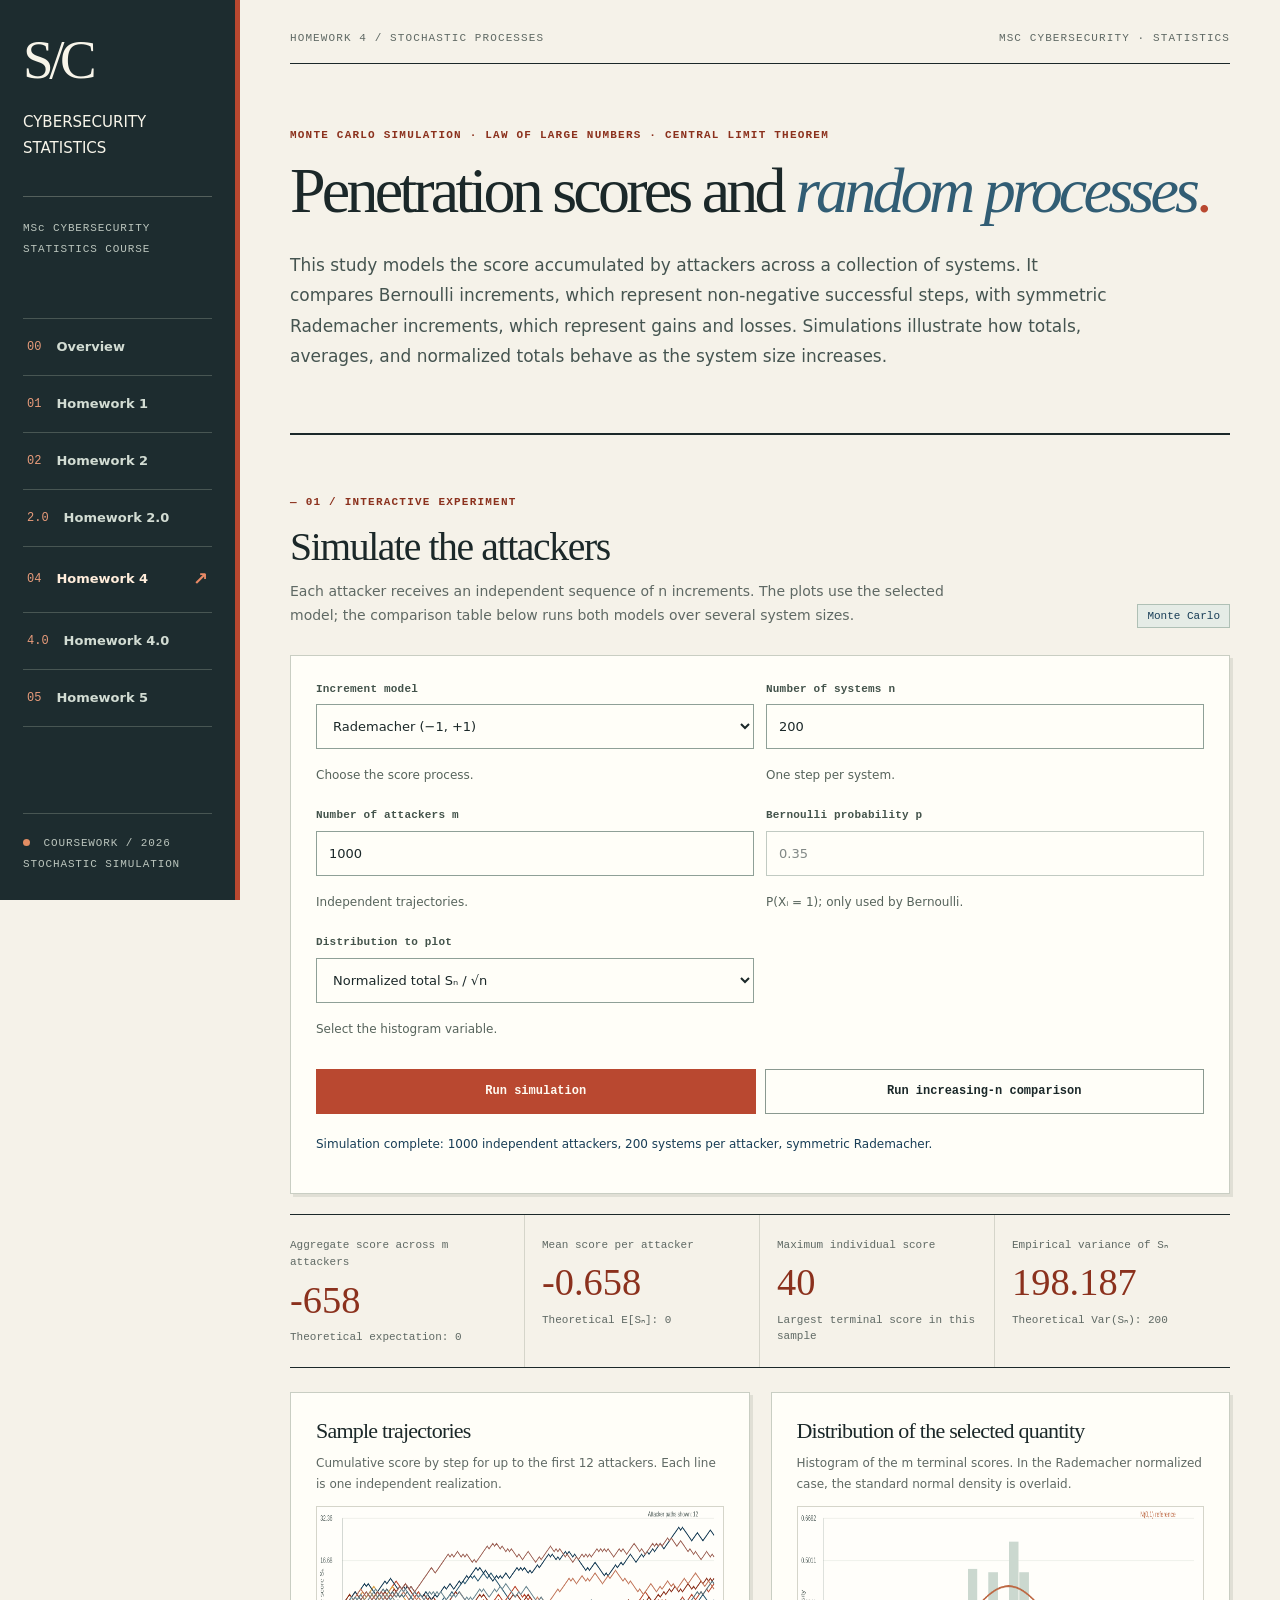
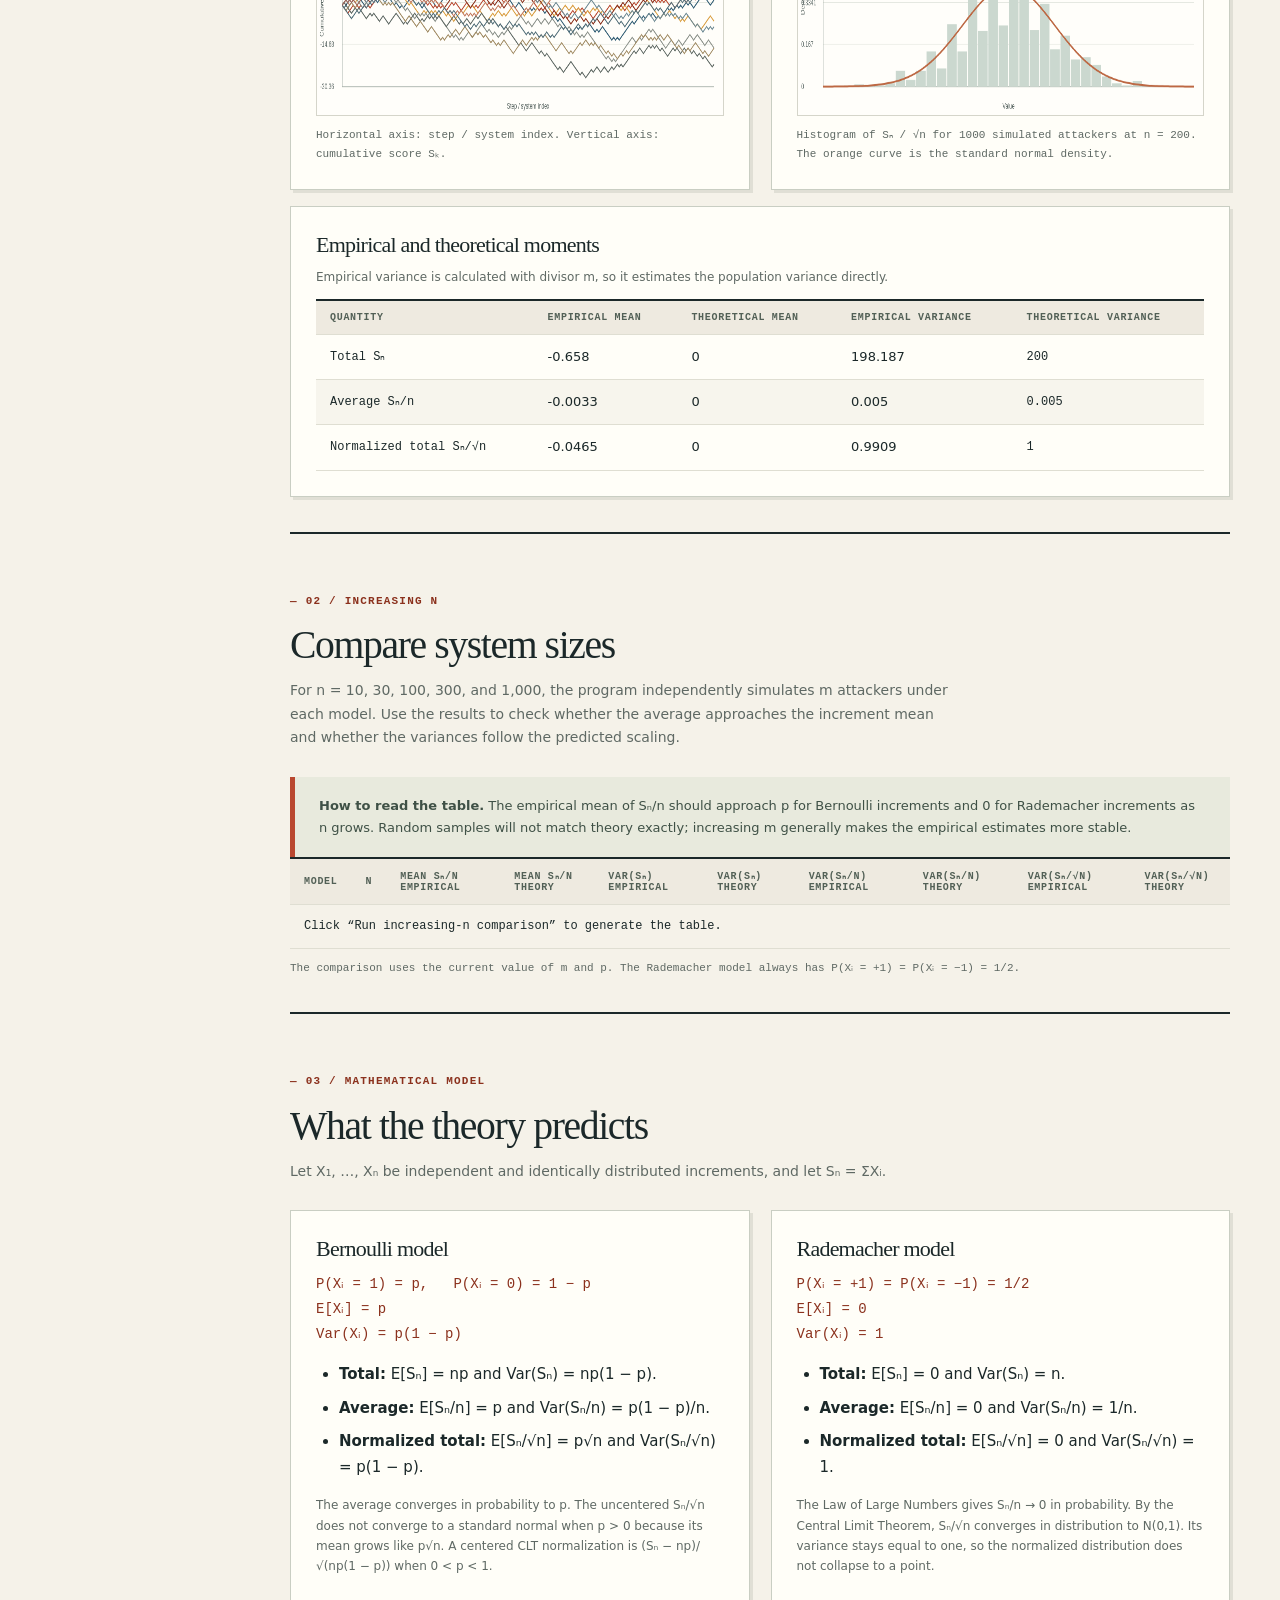
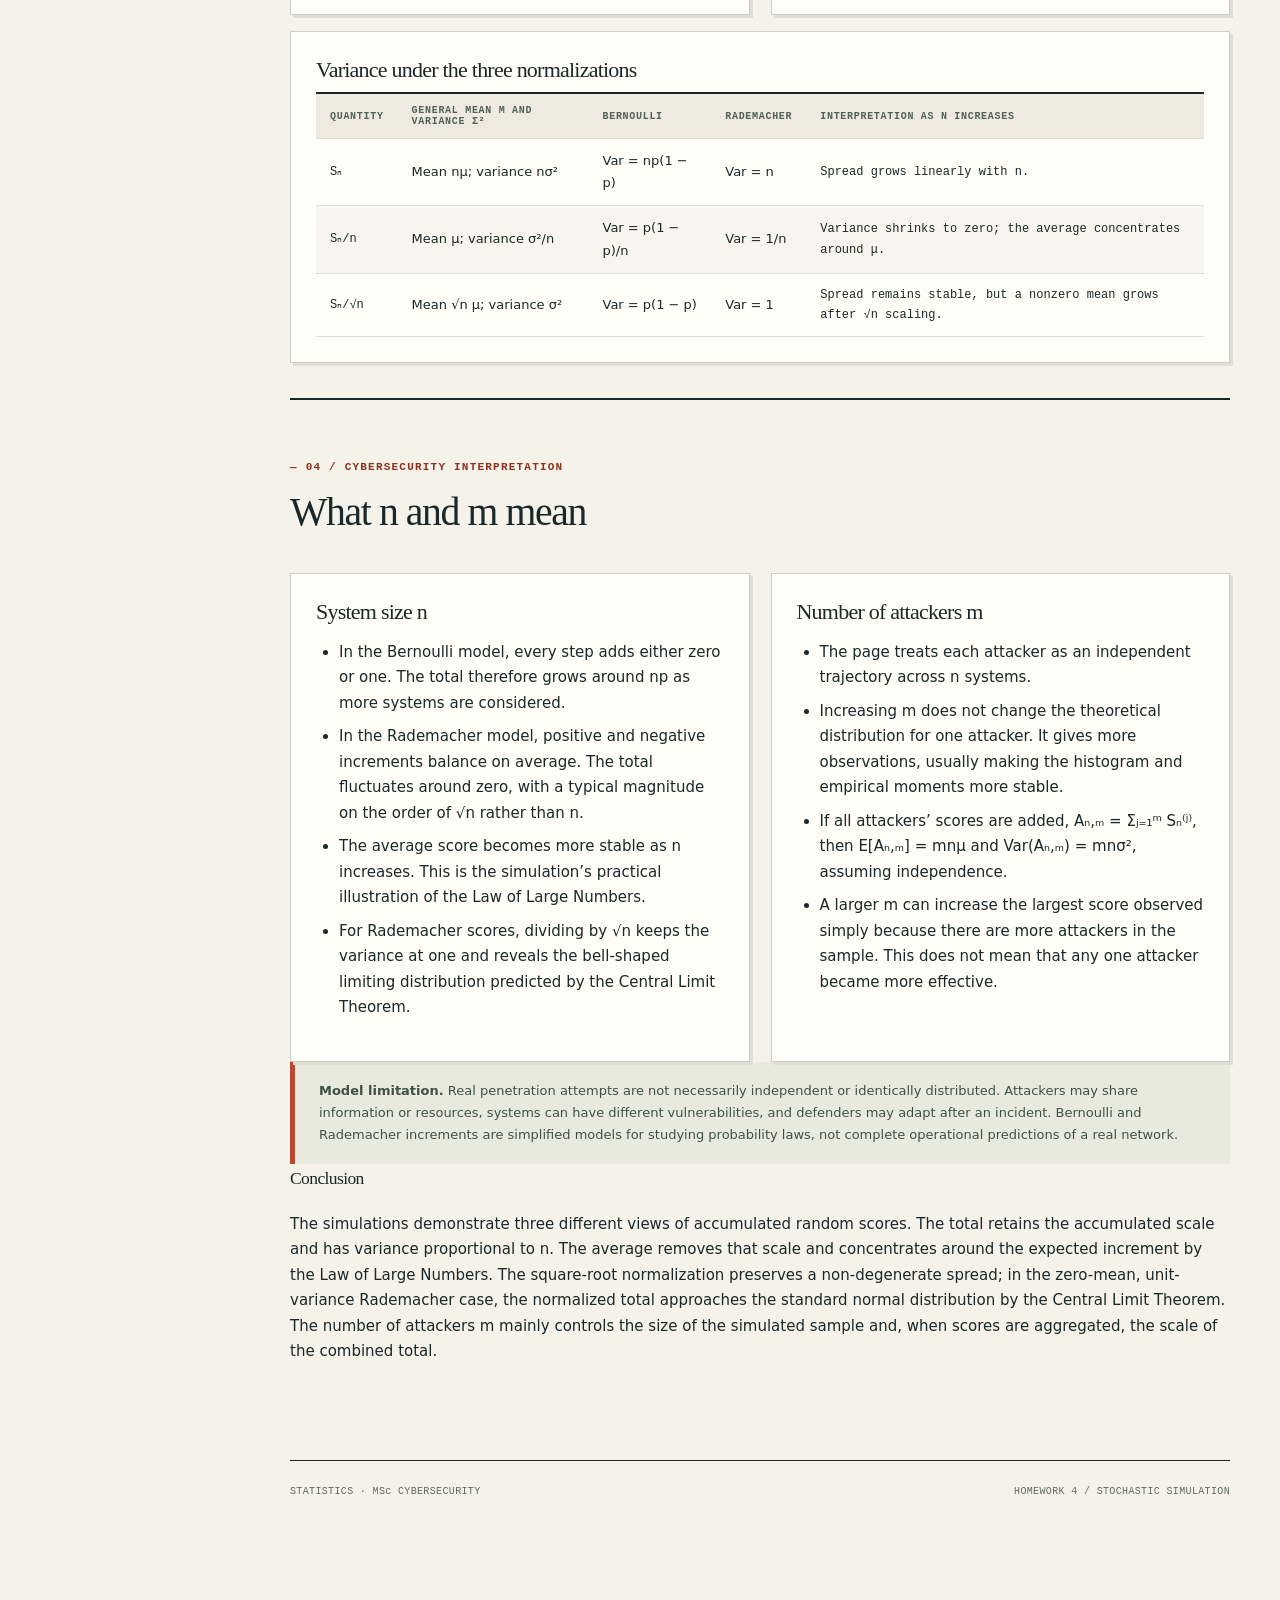
<file: homework4.html>
<!DOCTYPE html>
<html lang="en">
<head>
<meta charset="utf-8">
<meta name="viewport" content="width=device-width, initial-scale=1">
<meta name="description" content="Homework 4: Monte Carlo simulations of Bernoulli and Rademacher penetration scores, the Law of Large Numbers, variance scaling, and the Central Limit Theorem.">
<title>Homework 4 — Stochastic Penetration Models</title>
<link rel="stylesheet" href="css/style.css">
<style>
/* Homework 4 uses the same shared paper-and-ink stylesheet as the other pages. */
.homework4Page { padding-bottom: 70px; }
.homework4Page .walletIntro { display:block; min-height:0; padding:62px 0 45px; }
.homework4Page .studentSignature { margin-top:35px; }
.homework4Page .metrics { margin-top:20px; }
.homework4Page .metric .lbl {
  display:block;
  font:11px/1.6 var(--mono);
  color:var(--muted);
}
.homework4Page .metric .n {
  display:block;
  font:normal clamp(28px,3vw,40px)/1.08 var(--serif);
  color:var(--red-strong);
  margin:8px 0;
  overflow-wrap:anywhere;
}
.homework4Page .metric small {
  display:block;
  font:11px/1.5 var(--mono);
  color:var(--muted);
}
.homework4Page .chartWrap { width:100%; overflow:hidden; margin-top:12px; }
.homework4Page .chart {
  display:block;
  width:100%;
  height:auto;
  min-height:210px;
  background:var(--surface);
  border:1px solid var(--line);
}
.homework4Page .chartNote {
  margin:10px 0 0;
  font:11px/1.7 var(--mono);
  color:var(--muted);
}
.homework4Page .bullets { padding-left:23px; }
.homework4Page .bullets li { margin:8px 0; }
.homework4Page .footer {
  margin:45px 0 0;
  padding:22px 0 33px;
  display:flex;
  flex-wrap:wrap;
  justify-content:space-between;
  gap:15px;
}
@media (max-width:880px) {
  .homework4Page .walletIntro { padding:42px 0 38px; }
  .homework4Page .footer { margin-left:0; }
}
@media (max-width:640px) {
  .homework4Page .walletIntro { padding:38px 0 32px; }
  .homework4Page .metrics { grid-template-columns:repeat(2,minmax(0,1fr)); }
  .homework4Page .metric { padding:17px 10px; min-height:106px; }
  .homework4Page .metric .n { font-size:29px; }
  .homework4Page .metric .lbl { font-size:10px; }
  .homework4Page .sectionhead { display:block; }
  .homework4Page .sectionhead > .pill { display:inline-block; margin-top:12px; }
}
</style>
</head>
<body>
<header class="siteRail" aria-label="Course navigation">
  <a class="railIdentity" href="index.html"><span class="railMark">S/C</span><span>CYBERSECURITY<br>STATISTICS</span></a>
  <div class="railDivider"></div><div class="railEyebrow">MSc CYBERSECURITY<br>STATISTICS COURSE</div>
  <nav class="railNav" aria-label="Main navigation">
    <a href="index.html"><span class="railNum">00</span> Overview</a>
    <a href="homework1.html"><span class="railNum">01</span> Homework 1</a>
    <a href="homework2.html"><span class="railNum">02</span> Homework 2</a>
    <a href="homework2-0.html"><span class="railNum">2.0</span> Homework 2.0</a>
    <a class="isCurrent" href="homework4.html"><span class="railNum">04</span> Homework 4</a>
    <a href="homework4-0.html"><span class="railNum">4.0</span> Homework 4.0 </a>
    <a href="homework5.html"><span class="railNum">05</span> Homework 5</a>
  </nav>
  <div class="railFoot"><span class="railDot"></span> COURSEWORK / 2026<br>STOCHASTIC SIMULATION</div>
</header>
<main class="wrap homework4Page">
  <div class="documentHeader"><span>HOMEWORK 4 / STOCHASTIC PROCESSES</span><span>MSc CYBERSECURITY · STATISTICS</span></div>
  <section class="walletIntro">
    <p class="overline">Monte Carlo simulation · Law of Large Numbers · Central Limit Theorem</p>
    <h1>Penetration scores and <em>random processes</em><span class="period">.</span></h1>
    <p class="lead">This study models the score accumulated by attackers across a collection of systems. It compares Bernoulli increments, which represent non-negative successful steps, with symmetric Rademacher increments, which represent gains and losses. Simulations illustrate how totals, averages, and normalized totals behave as the system size increases.</p>
  </section>

  <section class="section" id="experiment">
    <div class="sectionhead"><div><span class="tag">01 / Interactive experiment</span><h2>Simulate the attackers</h2><p class="sub">Each attacker receives an independent sequence of n increments. The plots use the selected model; the comparison table below runs both models over several system sizes.</p></div><span class="pill">Monte Carlo</span></div>
    <div class="card">
      <div class="controlGrid">
        <div class="field"><label for="model">Increment model</label><select id="model"><option value="rademacher">Rademacher (−1, +1)</option><option value="bernoulli">Bernoulli (0, 1)</option></select><p class="inputHint">Choose the score process.</p></div>
        <div class="field"><label for="n">Number of systems n</label><input id="n" type="number" min="1" max="2000" step="1" value="200"><p class="inputHint">One step per system.</p></div>
        <div class="field"><label for="m">Number of attackers m</label><input id="m" type="number" min="10" max="2000" step="10" value="1000"><p class="inputHint">Independent trajectories.</p></div>
        <div class="field"><label for="p">Bernoulli probability p</label><input id="p" type="number" min="0" max="1" step="0.05" value="0.35"><p class="inputHint">P(Xᵢ = 1); only used by Bernoulli.</p></div>
        <div class="field"><label for="quantity">Distribution to plot</label><select id="quantity"><option value="normalized">Normalized total Sₙ / √n</option><option value="total">Total score Sₙ</option><option value="average">Average score Sₙ / n</option></select><p class="inputHint">Select the histogram variable.</p></div>
      </div>
      <div class="buttons"><button class="btn primary" id="runBtn" type="button">Run simulation</button><button class="btn" id="compareBtn" type="button">Run increasing-n comparison</button></div>
      <p class="status" id="status" role="status" aria-live="polite">Ready. Run the simulation to generate trajectories and summary statistics.</p>
    </div>
    <div class="metrics" aria-label="Simulation summary">
      <div class="metric"><span class="lbl">Aggregate score across m attackers</span><strong class="n" id="aggregateMetric">—</strong><small id="aggregateNote">Sum of all m terminal scores</small></div>
      <div class="metric"><span class="lbl">Mean score per attacker</span><strong class="n" id="meanMetric">—</strong><small id="meanNote">Compared with its theoretical mean</small></div>
      <div class="metric"><span class="lbl">Maximum individual score</span><strong class="n" id="maxMetric">—</strong><small>Largest terminal score in this sample</small></div>
      <div class="metric"><span class="lbl">Empirical variance of Sₙ</span><strong class="n" id="varianceMetric">—</strong><small id="varianceNote">Compared with its theoretical variance</small></div>
    </div>
    <div class="grid two" style="margin-top:16px">
      <div class="card"><h3>Sample trajectories</h3><p class="small">Cumulative score by step for up to the first 12 attackers. Each line is one independent realization.</p><div class="chartWrap"><canvas class="chart" id="trajectoryChart" width="1000" height="330" aria-label="Cumulative score trajectories"></canvas></div><p class="chartNote">Horizontal axis: step / system index. Vertical axis: cumulative score Sₖ.</p></div>
      <div class="card"><h3>Distribution of the selected quantity</h3><p class="small">Histogram of the m terminal scores. In the Rademacher normalized case, the standard normal density is overlaid.</p><div class="chartWrap"><canvas class="chart" id="histogramChart" width="1000" height="330" aria-label="Histogram of simulated terminal scores"></canvas></div><p class="chartNote" id="histNote">The histogram is based on the current simulation.</p></div>
    </div>
    <div class="card" style="margin-top:16px"><h3>Empirical and theoretical moments</h3><p class="small">Empirical variance is calculated with divisor m, so it estimates the population variance directly.</p><div class="tableWrap"><table><thead><tr><th>Quantity</th><th>Empirical mean</th><th>Theoretical mean</th><th>Empirical variance</th><th>Theoretical variance</th></tr></thead><tbody id="momentRows"><tr><td colspan="5" style="text-align:left">Run a simulation to populate this table.</td></tr></tbody></table></div></div>
  </section>

  <section class="section" id="comparison">
    <div class="sectionhead"><div><span class="tag">02 / Increasing n</span><h2>Compare system sizes</h2><p class="sub">For n = 10, 30, 100, 300, and 1,000, the program independently simulates m attackers under each model. Use the results to check whether the average approaches the increment mean and whether the variances follow the predicted scaling.</p></div></div>
    <div class="callout"><strong>How to read the table.</strong> The empirical mean of Sₙ/n should approach p for Bernoulli increments and 0 for Rademacher increments as n grows. Random samples will not match theory exactly; increasing m generally makes the empirical estimates more stable.</div>
    <div class="tableWrap"><table><thead><tr><th>Model</th><th>n</th><th>Mean Sₙ/n empirical</th><th>Mean Sₙ/n theory</th><th>Var(Sₙ) empirical</th><th>Var(Sₙ) theory</th><th>Var(Sₙ/n) empirical</th><th>Var(Sₙ/n) theory</th><th>Var(Sₙ/√n) empirical</th><th>Var(Sₙ/√n) theory</th></tr></thead><tbody id="comparisonRows"><tr><td colspan="10" style="text-align:left">Click “Run increasing-n comparison” to generate the table.</td></tr></tbody></table></div>
    <p class="chartNote" id="comparisonStatus">The comparison uses the current value of m and p. The Rademacher model always has P(Xᵢ = +1) = P(Xᵢ = −1) = 1/2.</p>
  </section>

  <section class="section" id="theory">
    <div class="sectionhead"><div><span class="tag">03 / Mathematical model</span><h2>What the theory predicts</h2><p class="sub">Let X₁, …, Xₙ be independent and identically distributed increments, and let Sₙ = ΣXᵢ.</p></div></div>
    <div class="grid two">
      <div class="card"><h3>Bernoulli model</h3><div class="math">P(Xᵢ = 1) = p, &nbsp; P(Xᵢ = 0) = 1 − p<br>E[Xᵢ] = p<br>Var(Xᵢ) = p(1 − p)</div><ul class="bullets"><li><strong>Total:</strong> E[Sₙ] = np and Var(Sₙ) = np(1 − p).</li><li><strong>Average:</strong> E[Sₙ/n] = p and Var(Sₙ/n) = p(1 − p)/n.</li><li><strong>Normalized total:</strong> E[Sₙ/√n] = p√n and Var(Sₙ/√n) = p(1 − p).</li></ul><p class="small">The average converges in probability to p. The uncentered Sₙ/√n does not converge to a standard normal when p &gt; 0 because its mean grows like p√n. A centered CLT normalization is (Sₙ − np)/√(np(1 − p)) when 0 &lt; p &lt; 1.</p></div>
      <div class="card"><h3>Rademacher model</h3><div class="math">P(Xᵢ = +1) = P(Xᵢ = −1) = 1/2<br>E[Xᵢ] = 0<br>Var(Xᵢ) = 1</div><ul class="bullets"><li><strong>Total:</strong> E[Sₙ] = 0 and Var(Sₙ) = n.</li><li><strong>Average:</strong> E[Sₙ/n] = 0 and Var(Sₙ/n) = 1/n.</li><li><strong>Normalized total:</strong> E[Sₙ/√n] = 0 and Var(Sₙ/√n) = 1.</li></ul><p class="small">The Law of Large Numbers gives Sₙ/n → 0 in probability. By the Central Limit Theorem, Sₙ/√n converges in distribution to N(0,1). Its variance stays equal to one, so the normalized distribution does not collapse to a point.</p></div>
    </div>
    <div class="card" style="margin-top:16px"><h3>Variance under the three normalizations</h3><div class="tableWrap"><table><thead><tr><th>Quantity</th><th>General mean μ and variance σ²</th><th>Bernoulli</th><th>Rademacher</th><th>Interpretation as n increases</th></tr></thead><tbody><tr><td>Sₙ</td><td>Mean nμ; variance nσ²</td><td>Var = np(1 − p)</td><td>Var = n</td><td>Spread grows linearly with n.</td></tr><tr><td>Sₙ/n</td><td>Mean μ; variance σ²/n</td><td>Var = p(1 − p)/n</td><td>Var = 1/n</td><td>Variance shrinks to zero; the average concentrates around μ.</td></tr><tr><td>Sₙ/√n</td><td>Mean √n μ; variance σ²</td><td>Var = p(1 − p)</td><td>Var = 1</td><td>Spread remains stable, but a nonzero mean grows after √n scaling.</td></tr></tbody></table></div></div>
  </section>

  <section class="section" id="interpretation">
    <div class="sectionhead"><div><span class="tag">04 / Cybersecurity interpretation</span><h2>What n and m mean</h2></div></div>
    <div class="grid two">
      <div class="card"><h3>System size n</h3><ul class="bullets"><li>In the Bernoulli model, every step adds either zero or one. The total therefore grows around np as more systems are considered.</li><li>In the Rademacher model, positive and negative increments balance on average. The total fluctuates around zero, with a typical magnitude on the order of √n rather than n.</li><li>The average score becomes more stable as n increases. This is the simulation’s practical illustration of the Law of Large Numbers.</li><li>For Rademacher scores, dividing by √n keeps the variance at one and reveals the bell-shaped limiting distribution predicted by the Central Limit Theorem.</li></ul></div>
      <div class="card"><h3>Number of attackers m</h3><ul class="bullets"><li>The page treats each attacker as an independent trajectory across n systems.</li><li>Increasing m does not change the theoretical distribution for one attacker. It gives more observations, usually making the histogram and empirical moments more stable.</li><li>If all attackers’ scores are added, Aₙ,ₘ = Σⱼ₌₁ᵐ Sₙ⁽ʲ⁾, then E[Aₙ,ₘ] = mnμ and Var(Aₙ,ₘ) = mnσ², assuming independence.</li><li>A larger m can increase the largest score observed simply because there are more attackers in the sample. This does not mean that any one attacker became more effective.</li></ul></div>
    </div>
    <div class="callout"><strong>Model limitation.</strong> Real penetration attempts are not necessarily independent or identically distributed. Attackers may share information or resources, systems can have different vulnerabilities, and defenders may adapt after an incident. Bernoulli and Rademacher increments are simplified models for studying probability laws, not complete operational predictions of a real network.</div>
    <h3>Conclusion</h3>
    <p>The simulations demonstrate three different views of accumulated random scores. The total retains the accumulated scale and has variance proportional to n. The average removes that scale and concentrates around the expected increment by the Law of Large Numbers. The square-root normalization preserves a non-degenerate spread; in the zero-mean, unit-variance Rademacher case, the normalized total approaches the standard normal distribution by the Central Limit Theorem. The number of attackers m mainly controls the size of the simulated sample and, when scores are aggregated, the scale of the combined total.</p>
  </section>
  <footer class="footer"><span>STATISTICS · MSc CYBERSECURITY</span><span>HOMEWORK 4 / STOCHASTIC SIMULATION</span></footer>
</main>
<script>
(function(){
  'use strict';
  const $ = id => document.getElementById(id);
  const palette = ['#315d74','#b94830','#da9e40','#8b311d','#183d56','#8b918a','#5f6964','#c47b60','#6e8a94','#a18b63','#55717b','#9d6256'];
  let latest = null;

  function integerInput(id,min,max,label){
    const value = Number($(id).value);
    if(!Number.isInteger(value)||value<min||value>max) throw new Error(label+' must be an integer from '+min+' to '+max+'.');
    return value;
  }
  function probabilityInput(){
    const p = Number($('p').value);
    if(!Number.isFinite(p)||p<0||p>1) throw new Error('Bernoulli probability p must be between 0 and 1.');
    return p;
  }
  function modelParameters(model,p){ return model==='bernoulli' ? {mu:p,variance:p*(1-p)} : {mu:0,variance:1}; }
  function increment(model,p){ return model==='bernoulli' ? (Math.random()<p?1:0) : (Math.random()<0.5?1:-1); }
  function stats(values){
    if(!values.length) return {mean:0,variance:0,min:0,max:0};
    let sum=0,sum2=0,min=Infinity,max=-Infinity;
    for(const x of values){sum+=x;sum2+=x*x;if(x<min)min=x;if(x>max)max=x;}
    const mean=sum/values.length;
    return {mean,variance:Math.max(0,sum2/values.length-mean*mean),min,max};
  }
  function fmt(x){ if(!Number.isFinite(x))return '—'; if(Math.abs(x)>=10000)return x.toLocaleString('en-US',{maximumFractionDigits:2}); return Number(x.toFixed(4)).toString(); }
  function escapeHtml(s){return String(s).replace(/[&<>"']/g,c=>({'&':'&amp;','<':'&lt;','>':'&gt;','"':'&quot;',"'":'&#39;'}[c]));}
  function currentSettings(){
    const model=$('model').value;
    const n=integerInput('n',1,2000,'n');
    const m=integerInput('m',10,2000,'m');
    const p=probabilityInput();
    return {model,n,m,p};
  }
  function simulate(model,n,m,p,keepPaths){
    const totals=new Array(m); const paths=[];
    for(let j=0;j<m;j++){
      let total=0; const path=(keepPaths&&j<12)?[0]:null;
      for(let i=0;i<n;i++){
        total+=increment(model,p);
        if(path)path.push(total);
      }
      totals[j]=total;
      if(path)paths.push(path);
    }
    return {totals,paths};
  }
  function drawAxes(ctx,w,h,xLabel,yLabel,minY,maxY){
    const left=62,right=22,top=18,bottom=45,plotW=w-left-right,plotH=h-top-bottom;
    ctx.clearRect(0,0,w,h);ctx.fillStyle='#fffefa';ctx.fillRect(0,0,w,h);ctx.font='12px Arial';ctx.strokeStyle='#e5e8e1';ctx.fillStyle='#65716e';ctx.lineWidth=1;
    for(let i=0;i<=4;i++){const y=top+plotH*i/4;ctx.beginPath();ctx.moveTo(left,y);ctx.lineTo(w-right,y);ctx.stroke();const val=maxY-(maxY-minY)*i/4;ctx.fillText(fmt(val),8,y+4);}
    ctx.strokeStyle='#8d9992';ctx.beginPath();ctx.moveTo(left,top);ctx.lineTo(left,top+plotH);ctx.lineTo(w-right,top+plotH);ctx.stroke();
    ctx.fillStyle='#53605c';ctx.textAlign='center';ctx.fillText(xLabel,left+plotW/2,h-10);ctx.save();ctx.translate(16,top+plotH/2);ctx.rotate(-Math.PI/2);ctx.fillText(yLabel,0,0);ctx.restore();ctx.textAlign='left';
    return {left,right,top,bottom,plotW,plotH};
  }
  function drawTrajectories(paths,n,model){
    const canvas=$('trajectoryChart'),ctx=canvas.getContext('2d'),w=canvas.width,h=canvas.height;
    let minY=0,maxY=0;
    paths.forEach(path=>path.forEach(v=>{minY=Math.min(minY,v);maxY=Math.max(maxY,v);}));
    if(model==='bernoulli'){minY=0;maxY=n;}
    if(maxY===minY){maxY+=1;minY-=1;}
    const pad=(maxY-minY)*.06;minY-=pad;maxY+=pad;
    const a=drawAxes(ctx,w,h,'Step / system index','Cumulative score Sₖ',minY,maxY);
    const x=i=>a.left+a.plotW*i/n, y=v=>a.top+a.plotH*(maxY-v)/(maxY-minY);
    paths.forEach((path,index)=>{ctx.beginPath();ctx.strokeStyle=palette[index%palette.length];ctx.lineWidth=2;path.forEach((v,i)=>{if(i===0)ctx.moveTo(x(i),y(v));else ctx.lineTo(x(i),y(v));});ctx.stroke();});
    ctx.font='11px Arial';ctx.fillStyle='#53605c';ctx.fillText('Attacker paths shown: '+paths.length, w-185, 15);
  }
  function drawHistogram(values,model,quantity,n){
    const canvas=$('histogramChart'),ctx=canvas.getContext('2d'),w=canvas.width,h=canvas.height;
    let min=Math.min(...values),max=Math.max(...values);
    if(model==='rademacher'&&quantity==='normalized'){min=-4;max=4;}else if(min===max){min-=1;max+=1;}else{const pad=(max-min)*.06;min-=pad;max+=pad;}
    if(model==='bernoulli'&&quantity==='average'){min=Math.min(0,min);max=Math.max(1,max);}
    const bins=36,counts=new Array(bins).fill(0),width=(max-min)/bins;
    values.forEach(v=>{let index=Math.floor((v-min)/width);if(index<0)index=0;if(index>=bins)index=bins-1;counts[index]++;});
    const density=counts.map(c=>c/(values.length*width));
    let maxD=Math.max(...density);
    const overlay=(model==='rademacher'&&quantity==='normalized');
    if(overlay){for(let i=0;i<=200;i++){const x=min+(max-min)*i/200;maxD=Math.max(maxD,Math.exp(-x*x/2)/Math.sqrt(2*Math.PI));}}
    maxD*=1.16;
    const a=drawAxes(ctx,w,h,'Value','Density',0,maxD);
    const x=v=>a.left+a.plotW*(v-min)/(max-min),y=v=>a.top+a.plotH*(maxD-v)/maxD;
    ctx.fillStyle='#cbd8cf';
    for(let i=0;i<bins;i++){const x0=x(min+i*width),x1=x(min+(i+1)*width);const yy=y(density[i]);ctx.fillRect(x0+1,yy,Math.max(1,x1-x0-2),a.top+a.plotH-yy);}
    if(overlay){ctx.beginPath();ctx.strokeStyle='#bd6843';ctx.lineWidth=3;for(let i=0;i<=200;i++){const xv=min+(max-min)*i/200;const pdf=Math.exp(-xv*xv/2)/Math.sqrt(2*Math.PI);if(i===0)ctx.moveTo(x(xv),y(pdf));else ctx.lineTo(x(xv),y(pdf));}ctx.stroke();ctx.fillStyle='#bd6843';ctx.font='12px Arial';ctx.fillText('N(0,1) reference',w-155,16);}
    const names={total:'Sₙ',average:'Sₙ / n',normalized:'Sₙ / √n'};
    $('histNote').textContent='Histogram of '+names[quantity]+' for '+values.length+' simulated attackers at n = '+n+'.'+(overlay?' The orange curve is the standard normal density.':'');
  }
  function renderMoments(settings,totals){
    const {model,n,p}=settings,params=modelParameters(model,p);
    const vals={
      'Total Sₙ':{data:totals,mean:n*params.mu,variance:n*params.variance},
      'Average Sₙ/n':{data:totals.map(x=>x/n),mean:params.mu,variance:params.variance/n},
      'Normalized total Sₙ/√n':{data:totals.map(x=>x/Math.sqrt(n)),mean:Math.sqrt(n)*params.mu,variance:params.variance}
    };
    $('momentRows').innerHTML=Object.entries(vals).map(([name,item])=>{const s=stats(item.data);return '<tr><td>'+name+'</td><td>'+fmt(s.mean)+'</td><td>'+fmt(item.mean)+'</td><td>'+fmt(s.variance)+'</td><td>'+fmt(item.variance)+'</td></tr>';}).join('');
  }
  function runSimulation(){
    try{
      const settings=currentSettings();
      const result=simulate(settings.model,settings.n,settings.m,settings.p,true);
      latest={...settings,...result};
      const {model,n,m,p,totals,paths}=latest,params=modelParameters(model,p),terminal=stats(totals);
      const aggregate=totals.reduce((sum,x)=>sum+x,0);
      const expectedAggregate=m*n*params.mu;
      $('aggregateMetric').textContent=fmt(aggregate);
      $('aggregateNote').textContent='Theoretical expectation: '+fmt(expectedAggregate);
      $('meanMetric').textContent=fmt(terminal.mean);
      $('meanNote').textContent='Theoretical E[Sₙ]: '+fmt(n*params.mu);
      $('maxMetric').textContent=fmt(terminal.max);
      $('varianceMetric').textContent=fmt(terminal.variance);
      $('varianceNote').textContent='Theoretical Var(Sₙ): '+fmt(n*params.variance);
      const quantity=$('quantity').value;
      const values=quantity==='total'?totals:quantity==='average'?totals.map(x=>x/n):totals.map(x=>x/Math.sqrt(n));
      drawTrajectories(paths,n,model);drawHistogram(values,model,quantity,n);renderMoments(settings,totals);
      $('status').textContent='Simulation complete: '+m+' independent attackers, '+n+' systems per attacker, '+(model==='bernoulli'?'Bernoulli p = '+p:'symmetric Rademacher')+'.';
    }catch(error){$('status').textContent=error.message;}
  }
  function runComparison(){
    try{
      const m=integerInput('m',10,2000,'m'),p=probabilityInput();
      const ns=[10,30,100,300,1000];const rows=[];
      for(const model of ['bernoulli','rademacher']){
        const params=modelParameters(model,p);
        for(const n of ns){
          const totals=simulate(model,n,m,p,false).totals;
          const totalStats=stats(totals),avgStats=stats(totals.map(x=>x/n)),normStats=stats(totals.map(x=>x/Math.sqrt(n)));
          rows.push('<tr><td>'+(model==='bernoulli'?'Bernoulli':'Rademacher')+'</td><td>'+n+'</td><td>'+fmt(avgStats.mean)+'</td><td>'+fmt(params.mu)+'</td><td>'+fmt(totalStats.variance)+'</td><td>'+fmt(n*params.variance)+'</td><td>'+fmt(avgStats.variance)+'</td><td>'+fmt(params.variance/n)+'</td><td>'+fmt(normStats.variance)+'</td><td>'+fmt(params.variance)+'</td></tr>');
        }
      }
      $('comparisonRows').innerHTML=rows.join('');
      $('comparisonStatus').textContent='Comparison completed using m = '+m+' attackers for each model and each n. Bernoulli p = '+p+'. Empirical values vary slightly between runs because the simulations are random.';
    }catch(error){$('comparisonStatus').textContent=error.message;}
  }
  function updateModelControl(){const isBernoulli=$('model').value==='bernoulli';$('p').disabled=!isBernoulli;$('p').style.opacity=isBernoulli?'1':'.55';}
  $('runBtn').addEventListener('click',runSimulation);
  $('compareBtn').addEventListener('click',runComparison);
  $('model').addEventListener('change',updateModelControl);
  $('quantity').addEventListener('change',()=>{if(latest)runSimulation();});
  updateModelControl();runSimulation();
})();
</script>
</body>
</html>
</file>
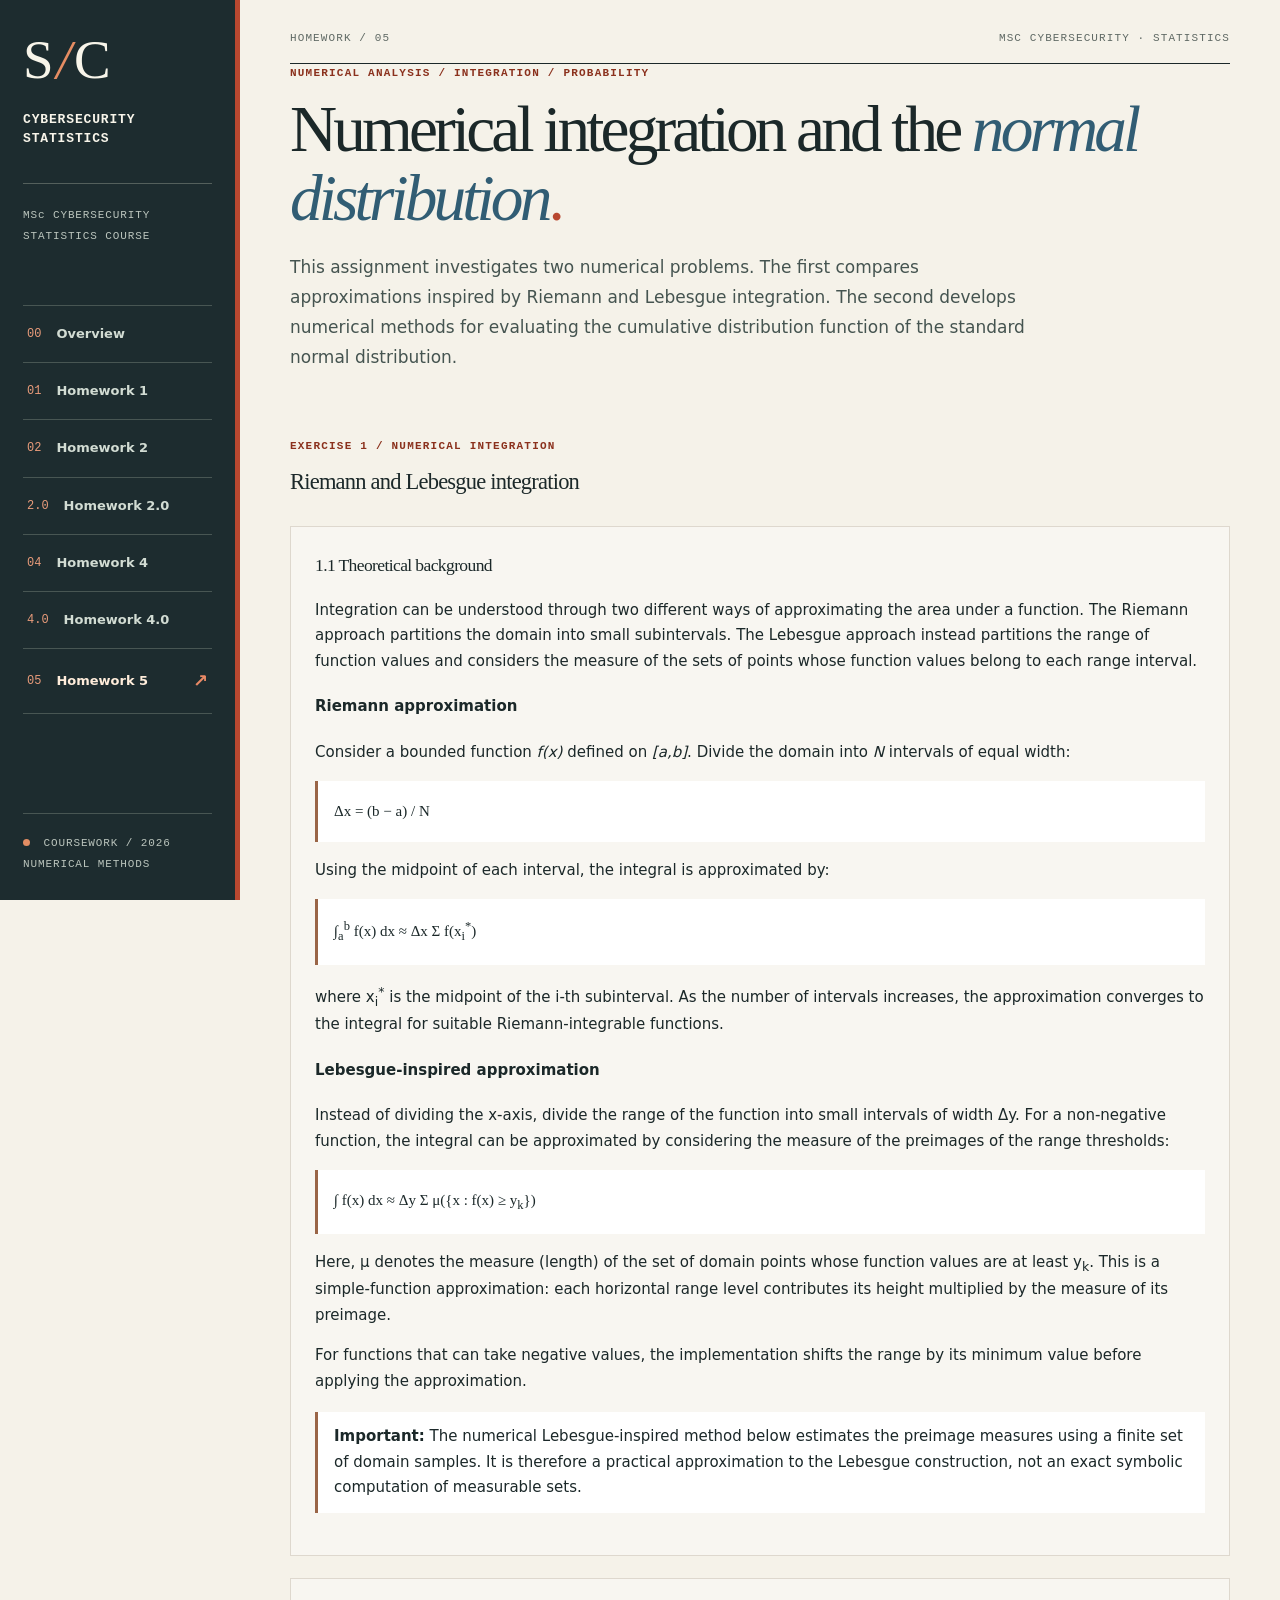
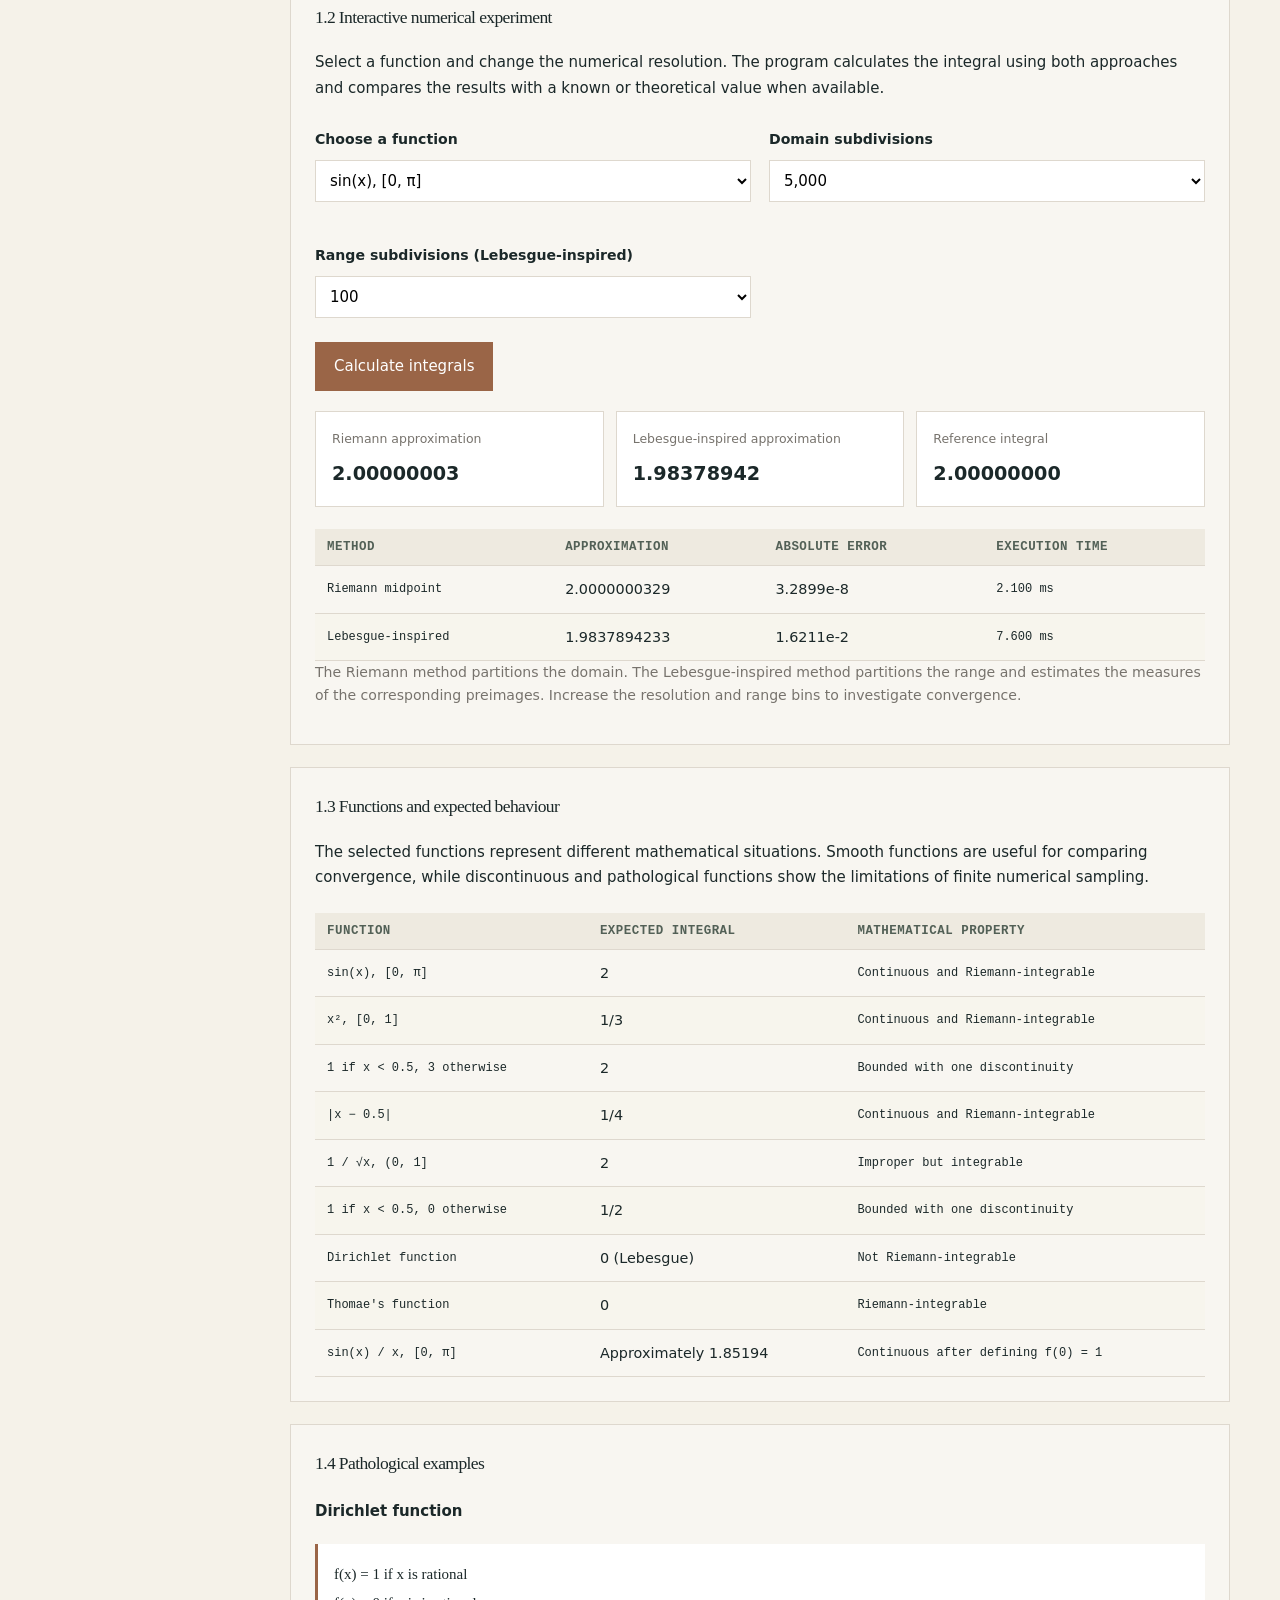
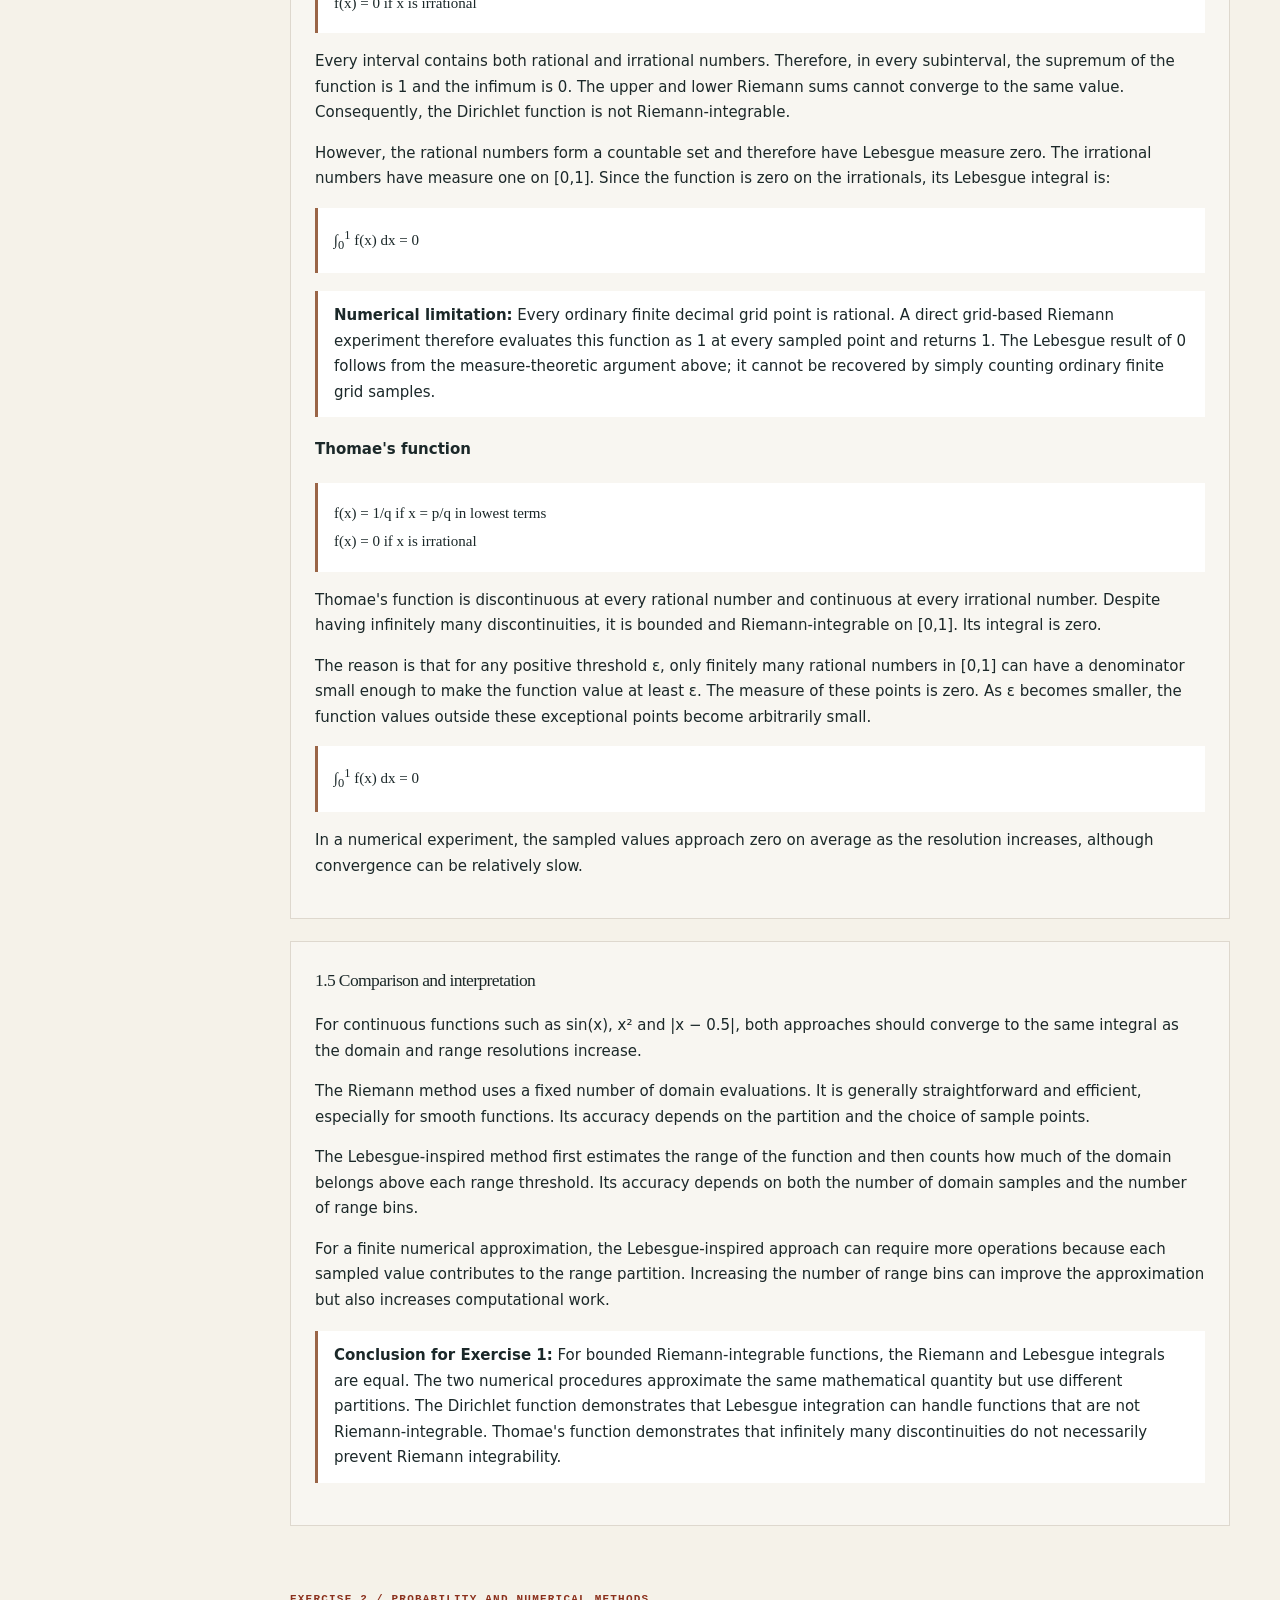
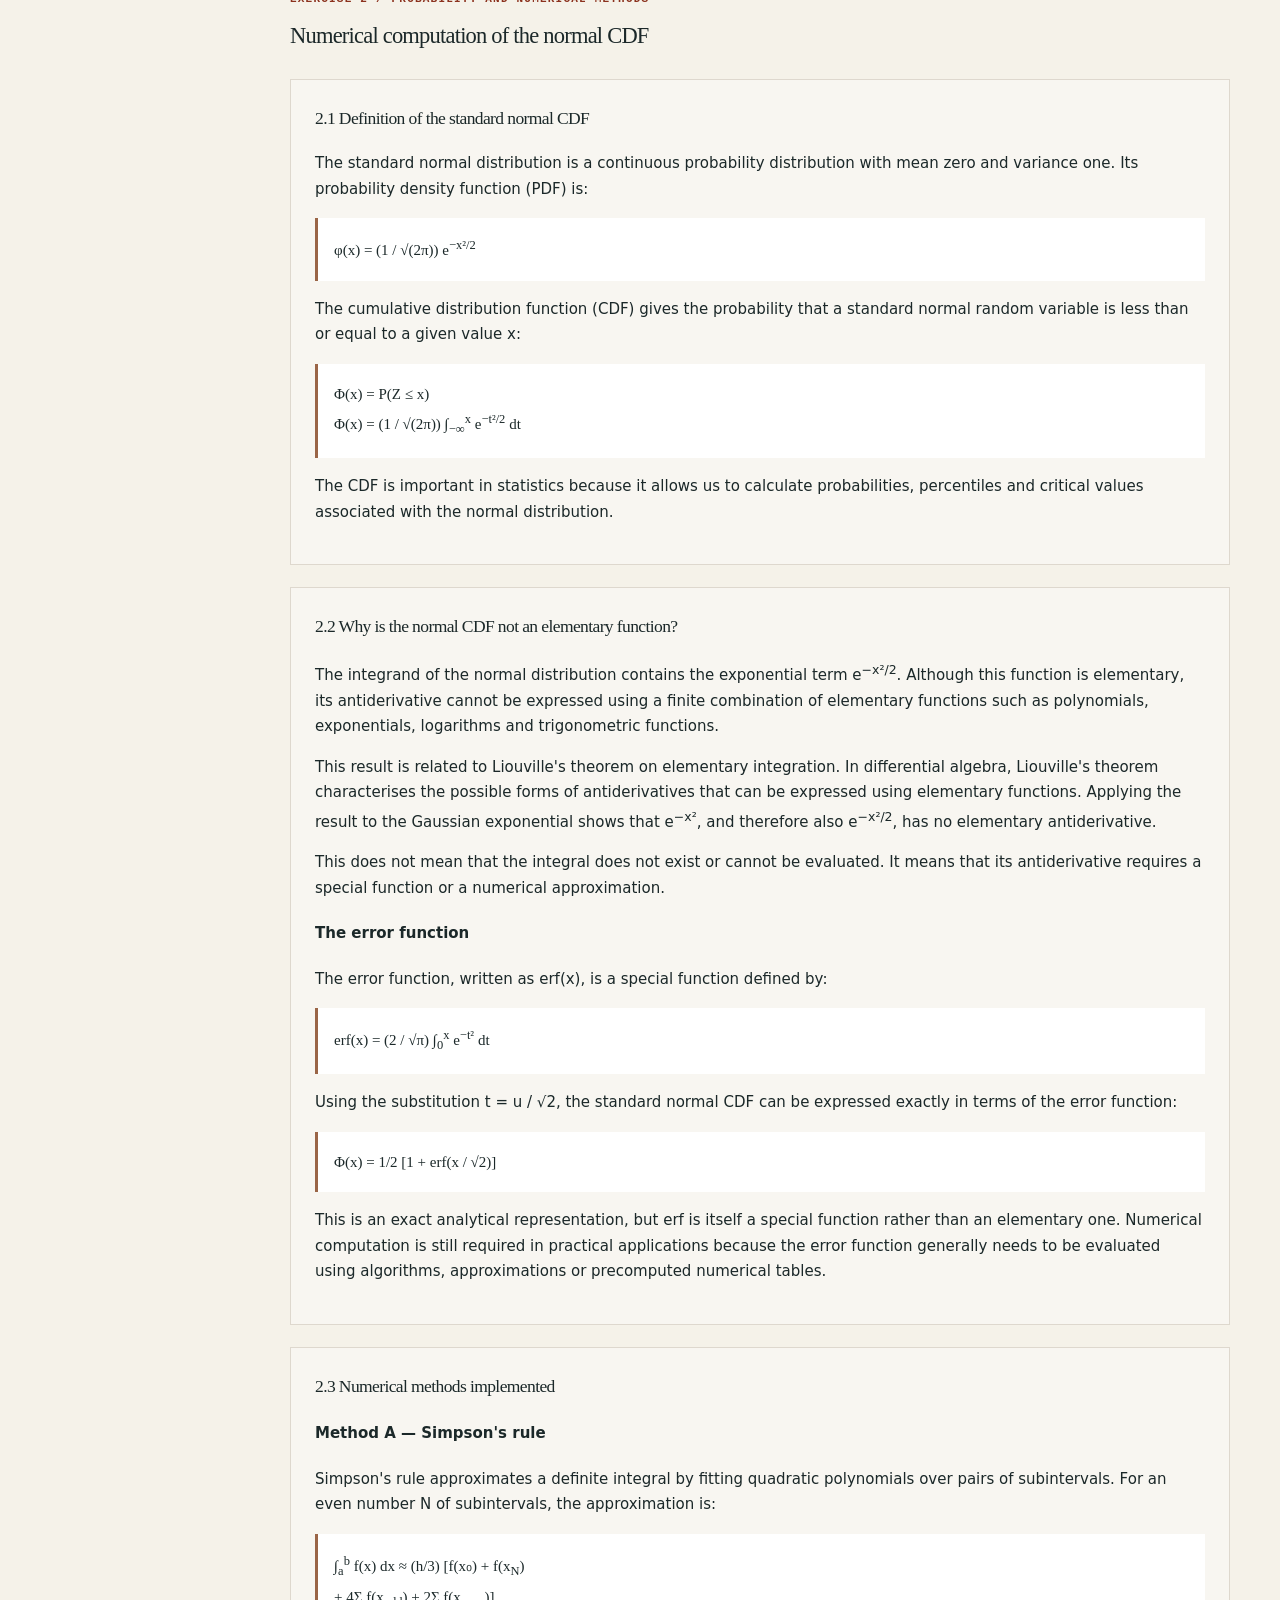
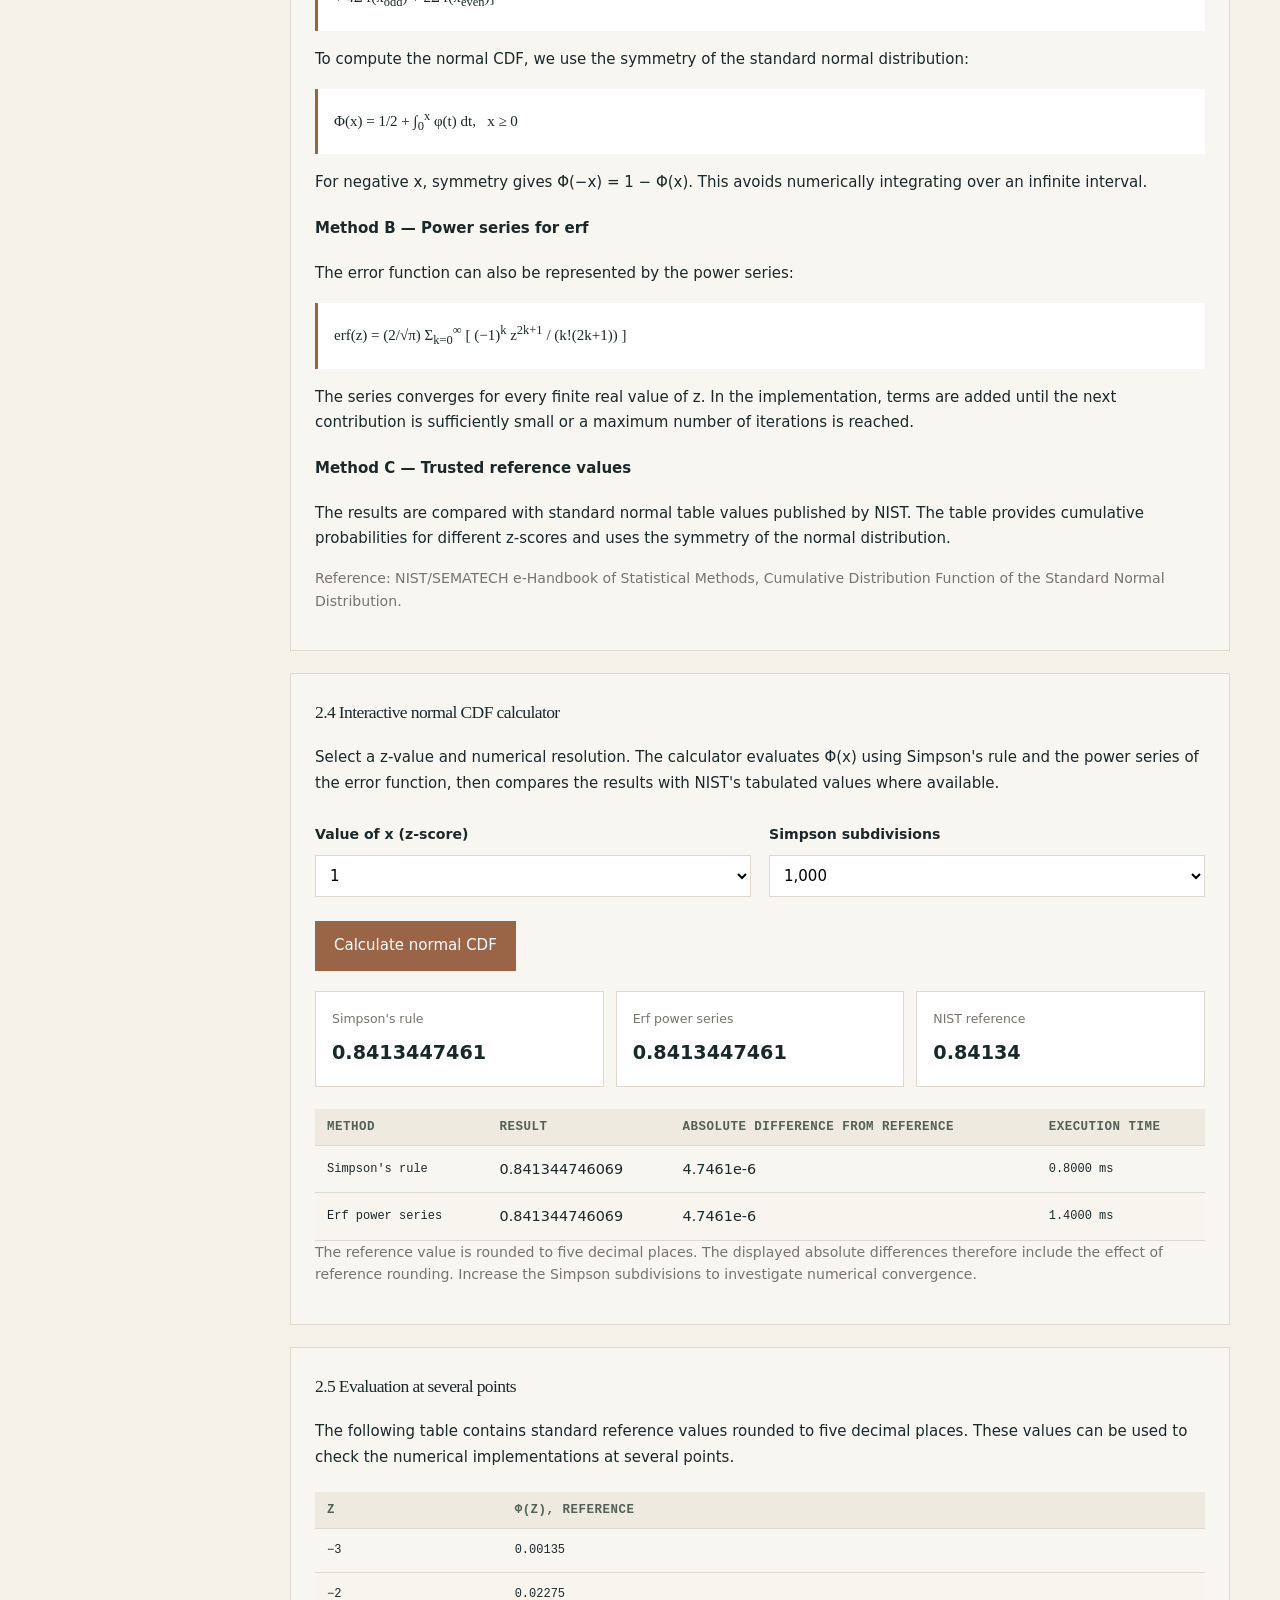
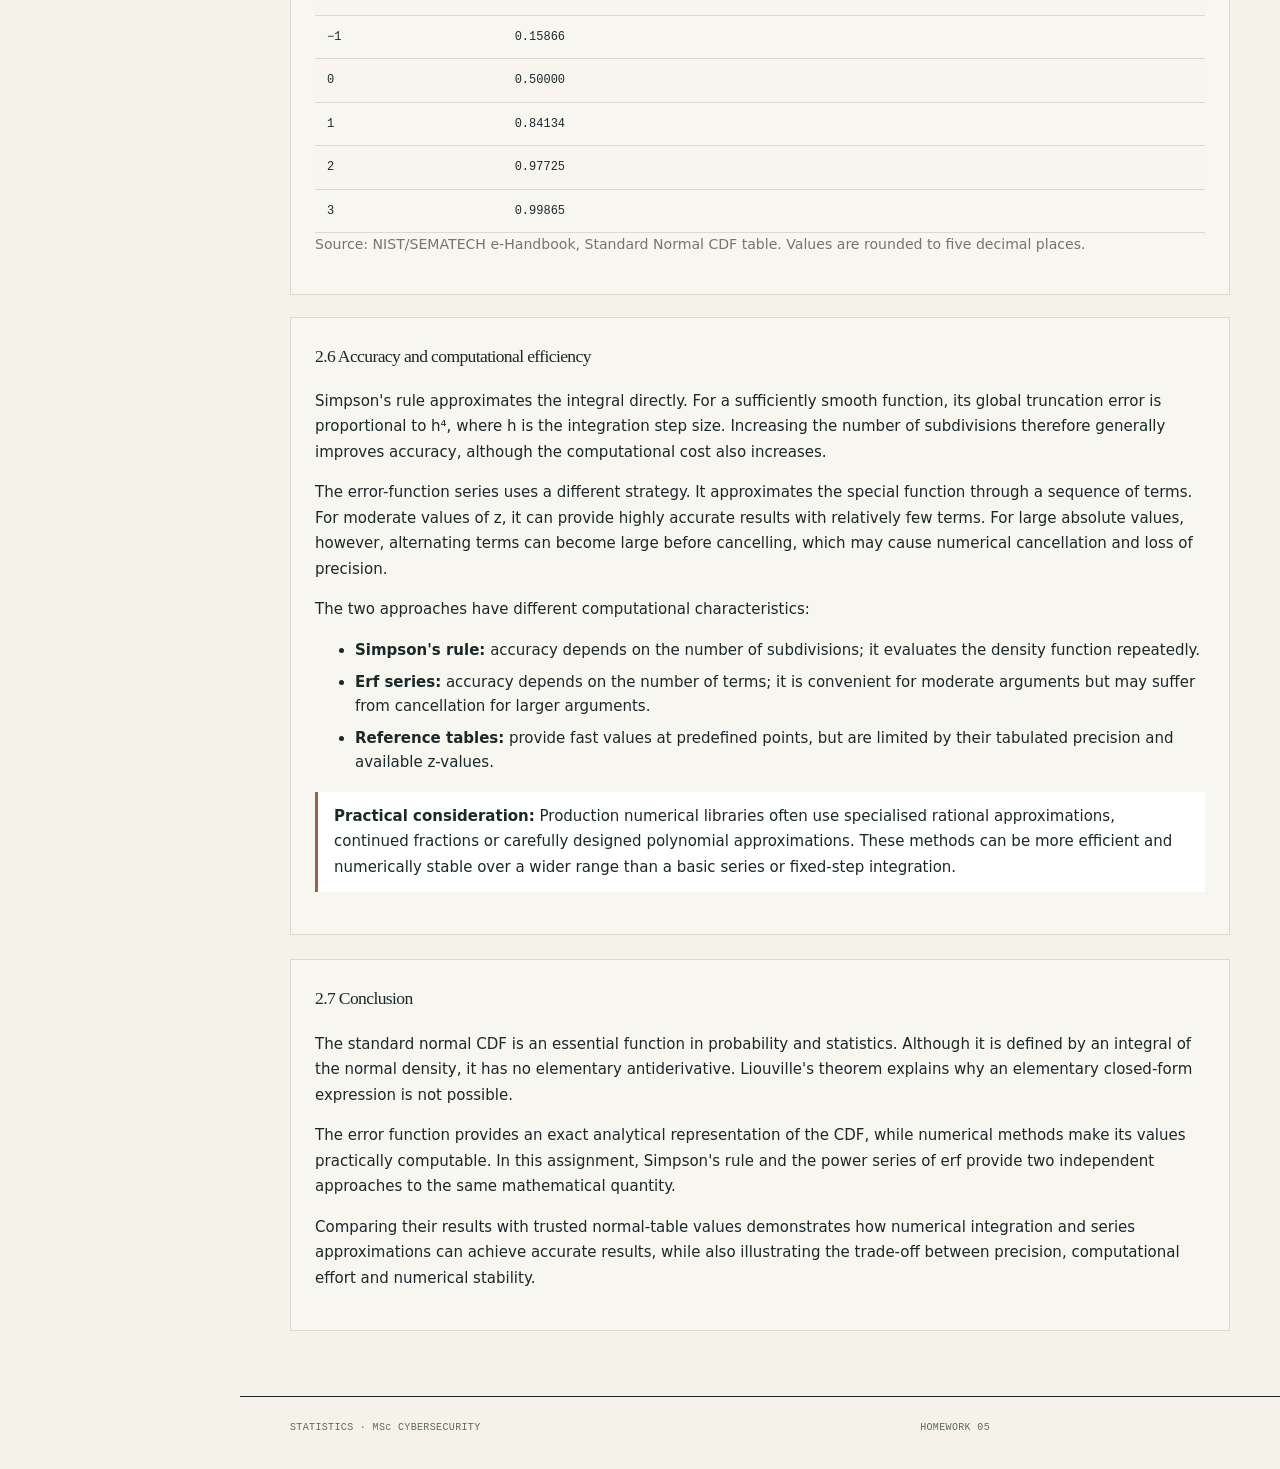
<file: homework5.html>
<!DOCTYPE html>
<html lang="en">
<head>
<meta charset="utf-8">
<meta name="viewport" content="width=device-width, initial-scale=1">
<meta name="description" content="Homework 5: numerical Riemann and Lebesgue integration and computation of the standard normal CDF.">
<title>Homework 5 — Numerical Integration and Normal CDF</title>
<link rel="stylesheet" href="css/style.css">

<style>
/* Page-specific additions. The main visual design comes from style.css. */

:root {
  --hw-accent: #9a6547;
  --hw-border: #ded8ce;
  --hw-muted: #77736d;
  --hw-panel: #f8f6f1;
}

.hwIntro {
  max-width: 850px;
  margin-bottom: 38px;
}

.hwIntro h1 {
  margin-bottom: 18px;
}

.hwIntro .lead {
  max-width: 760px;
}

.hwSection {
  margin-top: 64px;
}

.hwSectionHeading {
  margin-bottom: 24px;
}

.hwSectionHeading .overline {
  margin-bottom: 8px;
}

.hwSectionHeading h2 {
  margin-top: 5px;
}

.hwCard {
  border: 1px solid var(--hw-border);
  padding: 24px;
  margin: 22px 0;
  background: var(--hw-panel);
}

.hwCard h3 {
  margin-top: 0;
}

.hwGrid {
  display: grid;
  grid-template-columns: repeat(2, minmax(0, 1fr));
  gap: 18px;
}

.hwControl {
  display: flex;
  flex-direction: column;
  gap: 8px;
  margin: 12px 0;
}

.hwControl label {
  font-size: 0.88rem;
  font-weight: 600;
}

.hwControl select,
.hwControl input {
  width: 100%;
  padding: 10px;
  border: 1px solid var(--hw-border);
  background: white;
  font: inherit;
}

.hwButton {
  display: inline-block;
  border: 1px solid var(--hw-accent);
  background: var(--hw-accent);
  color: white;
  padding: 11px 18px;
  margin-top: 12px;
  cursor: pointer;
  font: inherit;
}

.hwButton:hover {
  opacity: 0.88;
}

.hwResults {
  overflow-x: auto;
  margin-top: 22px;
}

.hwResults table {
  width: 100%;
  border-collapse: collapse;
  font-size: 0.9rem;
}

.hwResults th,
.hwResults td {
  text-align: left;
  padding: 11px 12px;
  border-bottom: 1px solid var(--hw-border);
  white-space: nowrap;
}

.hwResults th {
  font-size: 0.78rem;
  text-transform: uppercase;
  letter-spacing: 0.04em;
}

.hwFormula {
  overflow-x: auto;
  padding: 16px;
  margin: 16px 0;
  background: white;
  border-left: 3px solid var(--hw-accent);
  font-family: Georgia, serif;
  line-height: 1.9;
}

.hwNote {
  border-left: 3px solid var(--hw-accent);
  padding: 12px 16px;
  margin: 18px 0;
  background: white;
}

.hwSmall {
  font-size: 0.88rem;
  color: var(--hw-muted);
  line-height: 1.6;
}

.hwStatGrid {
  display: grid;
  grid-template-columns: repeat(3, minmax(0, 1fr));
  gap: 12px;
  margin-top: 20px;
}

.hwStat {
  border: 1px solid var(--hw-border);
  padding: 16px;
  background: white;
}

.hwStat span {
  display: block;
  color: var(--hw-muted);
  font-size: 0.78rem;
  margin-bottom: 8px;
}

.hwStat strong {
  font-size: 1.2rem;
  overflow-wrap: anywhere;
}

.hwCanvasWrap {
  width: 100%;
  margin: 20px 0;
  background: white;
  border: 1px solid var(--hw-border);
  padding: 12px;
}

.hwCanvasWrap canvas {
  display: block;
  width: 100%;
  height: 260px;
}

.hwList li {
  margin: 8px 0;
  line-height: 1.6;
}

.hwConclusion {
  padding: 24px;
  background: var(--hw-panel);
  border: 1px solid var(--hw-border);
  margin: 24px 0;
}

.hwSource {
  overflow-wrap: anywhere;
}

@media (max-width: 700px) {
  .hwGrid,
  .hwStatGrid {
    grid-template-columns: 1fr;
  }

  .hwCard {
    padding: 17px;
  }
}
</style>
</head>

<body>

<header class="siteRail" aria-label="Course navigation">

<a href="index.html" class="railIdentity" aria-label="Cybersecurity Statistics home">
  <span class="railMark">S<span class="markSlash">/</span>C</span>
  <span class="railName">CYBERSECURITY<br>STATISTICS</span>
</a>

<div class="railDivider"></div>
<div class="railEyebrow">MSc CYBERSECURITY<br>STATISTICS COURSE</div>

<nav class="railNav" aria-label="Main navigation">

  <a href="index.html">
    <span class="railNum">00</span> Overview
  </a>

  <a href="homework1.html">
    <span class="railNum">01</span> Homework 1
  </a>

  <a href="homework2.html">
    <span class="railNum">02</span> Homework 2
  </a>

  <a href="homework2-0.html">
    <span class="railNum">2.0</span> Homework 2.0
  </a>

  <a href="homework4.html">
    <span class="railNum">04</span> Homework 4
  </a>

  <a href="homework4-0.html">
    <span class="railNum">4.0</span> Homework 4.0
  </a>

  <a class="isCurrent" href="homework5.html">
    <span class="railNum">05</span> Homework 5
  </a>

</nav>

<div class="railFoot">
  <span class="railDot" aria-hidden="true"></span>
  COURSEWORK / 2026<br>
  NUMERICAL METHODS
</div>

</header>


<main class="wrap">

<div class="documentHeader">
  <span>HOMEWORK / 05</span>
  <span>MSc CYBERSECURITY · STATISTICS</span>
</div>


<!-- INTRODUCTION -->

<section class="hwIntro">

  <p class="overline">Numerical analysis / integration / probability</p>

  <h1>
    Numerical integration and the
    <em>normal distribution</em><span class="period">.</span>
  </h1>

  <p class="lead">
    This assignment investigates two numerical problems. The first compares
    approximations inspired by Riemann and Lebesgue integration. The second
    develops numerical methods for evaluating the cumulative distribution
    function of the standard normal distribution.
  </p>

</section>


<!-- EXERCISE 1 -->

<section class="hwSection" id="exercise1">

  <div class="hwSectionHeading">
    <p class="overline">Exercise 1 / Numerical integration</p>
    <h2>Riemann and Lebesgue integration</h2>
  </div>

  <div class="hwCard">

    <h3>1.1 Theoretical background</h3>

    <p>
      Integration can be understood through two different ways of
      approximating the area under a function. The Riemann approach
      partitions the domain into small subintervals. The Lebesgue approach
      instead partitions the range of function values and considers the
      measure of the sets of points whose function values belong to each
      range interval.
    </p>

    <h4>Riemann approximation</h4>

    <p>
      Consider a bounded function
      <em>f(x)</em> defined on <em>[a,b]</em>. Divide the domain into
      <em>N</em> intervals of equal width:
    </p>

    <div class="hwFormula">
      Δx = (b − a) / N
    </div>

    <p>
      Using the midpoint of each interval, the integral is approximated by:
    </p>

    <div class="hwFormula">
      ∫<sub>a</sub><sup>b</sup> f(x) dx
      ≈ Δx Σ f(x<sub>i</sub><sup>*</sup>)
    </div>

    <p>
      where x<sub>i</sub><sup>*</sup> is the midpoint of the
      i-th subinterval. As the number of intervals increases,
      the approximation converges to the integral for suitable
      Riemann-integrable functions.
    </p>

    <h4>Lebesgue-inspired approximation</h4>

    <p>
      Instead of dividing the x-axis, divide the range of the function
      into small intervals of width Δy. For a non-negative function,
      the integral can be approximated by considering the measure of
      the preimages of the range thresholds:
    </p>

    <div class="hwFormula">
      ∫ f(x) dx ≈ Δy Σ μ({x : f(x) ≥ y<sub>k</sub>})
    </div>

    <p>
      Here, μ denotes the measure (length) of the set of domain points
      whose function values are at least y<sub>k</sub>.
      This is a simple-function approximation: each horizontal
      range level contributes its height multiplied by the measure
      of its preimage.
    </p>

    <p>
      For functions that can take negative values, the implementation
      shifts the range by its minimum value before applying the
      approximation.
    </p>

    <div class="hwNote">
      <strong>Important:</strong> The numerical Lebesgue-inspired
      method below estimates the preimage measures using a finite
      set of domain samples. It is therefore a practical approximation
      to the Lebesgue construction, not an exact symbolic computation
      of measurable sets.
    </div>

  </div>


  <!-- INTERACTIVE INTEGRATION EXPERIMENT -->

  <div class="hwCard">

    <h3>1.2 Interactive numerical experiment</h3>

    <p>
      Select a function and change the numerical resolution. The program
      calculates the integral using both approaches and compares the
      results with a known or theoretical value when available.
    </p>

    <div class="hwGrid">

      <div class="hwControl">
        <label for="functionSelect">Choose a function</label>

        <select id="functionSelect">
          <option value="sin">sin(x), [0, π]</option>
          <option value="square">x², [0, 1]</option>
          <option value="step13">1 if x &lt; 0.5, 3 otherwise</option>
          <option value="absolute">|x − 0.5|, [0, 1]</option>
          <option value="inverse">1 / √x, (0, 1]</option>
          <option value="step10">1 if x &lt; 0.5, 0 otherwise</option>
          <option value="dirichlet">Dirichlet function</option>
          <option value="thomae">Thomae's function</option>
          <option value="sinc">sin(x) / x, [0, π]</option>
        </select>
      </div>

      <div class="hwControl">
        <label for="resolution">Domain subdivisions</label>
        <select id="resolution">
          <option value="100">100</option>
          <option value="500">500</option>
          <option value="1000">1,000</option>
          <option value="5000" selected>5,000</option>
          <option value="10000">10,000</option>
          <option value="20000">20,000</option>
        </select>
      </div>

      <div class="hwControl">
        <label for="rangeBins">Range subdivisions (Lebesgue-inspired)</label>
        <select id="rangeBins">
          <option value="20">20</option>
          <option value="50">50</option>
          <option value="100" selected>100</option>
          <option value="200">200</option>
          <option value="500">500</option>
        </select>
      </div>

    </div>

    <button class="hwButton" id="runIntegration">
      Calculate integrals
    </button>

    <div class="hwStatGrid">

      <div class="hwStat">
        <span>Riemann approximation</span>
        <strong id="riemannResult">—</strong>
      </div>

      <div class="hwStat">
        <span>Lebesgue-inspired approximation</span>
        <strong id="lebesgueResult">—</strong>
      </div>

      <div class="hwStat">
        <span>Reference integral</span>
        <strong id="exactResult">—</strong>
      </div>

    </div>

    <div class="hwResults">
      <table>
        <thead>
          <tr>
            <th>Method</th>
            <th>Approximation</th>
            <th>Absolute error</th>
            <th>Execution time</th>
          </tr>
        </thead>
        <tbody id="integrationTable">
          <tr>
            <td colspan="4">Run the experiment to display results.</td>
          </tr>
        </tbody>
      </table>
    </div>

    <p class="hwSmall" id="integrationNote">
      Results will appear here after the experiment.
    </p>

  </div>


  <!-- DISCUSSION OF FUNCTIONS -->

  <div class="hwCard">

    <h3>1.3 Functions and expected behaviour</h3>

    <p>
      The selected functions represent different mathematical situations.
      Smooth functions are useful for comparing convergence, while
      discontinuous and pathological functions show the limitations
      of finite numerical sampling.
    </p>

    <div class="hwResults">

      <table>
        <thead>
          <tr>
            <th>Function</th>
            <th>Expected integral</th>
            <th>Mathematical property</th>
          </tr>
        </thead>

        <tbody>
          <tr>
            <td>sin(x), [0, π]</td>
            <td>2</td>
            <td>Continuous and Riemann-integrable</td>
          </tr>

          <tr>
            <td>x², [0, 1]</td>
            <td>1/3</td>
            <td>Continuous and Riemann-integrable</td>
          </tr>

          <tr>
            <td>1 if x &lt; 0.5, 3 otherwise</td>
            <td>2</td>
            <td>Bounded with one discontinuity</td>
          </tr>

          <tr>
            <td>|x − 0.5|</td>
            <td>1/4</td>
            <td>Continuous and Riemann-integrable</td>
          </tr>

          <tr>
            <td>1 / √x, (0, 1]</td>
            <td>2</td>
            <td>Improper but integrable</td>
          </tr>

          <tr>
            <td>1 if x &lt; 0.5, 0 otherwise</td>
            <td>1/2</td>
            <td>Bounded with one discontinuity</td>
          </tr>

          <tr>
            <td>Dirichlet function</td>
            <td>0 (Lebesgue)</td>
            <td>Not Riemann-integrable</td>
          </tr>

          <tr>
            <td>Thomae's function</td>
            <td>0</td>
            <td>Riemann-integrable</td>
          </tr>

          <tr>
            <td>sin(x) / x, [0, π]</td>
            <td>Approximately 1.85194</td>
            <td>Continuous after defining f(0) = 1</td>
          </tr>

        </tbody>
      </table>

    </div>

  </div>


  <!-- PATHOLOGICAL FUNCTIONS -->

  <div class="hwCard">

    <h3>1.4 Pathological examples</h3>

    <h4>Dirichlet function</h4>

    <div class="hwFormula">
      f(x) = 1 if x is rational<br>
      f(x) = 0 if x is irrational
    </div>

    <p>
      Every interval contains both rational and irrational numbers.
      Therefore, in every subinterval, the supremum of the function
      is 1 and the infimum is 0. The upper and lower Riemann sums
      cannot converge to the same value. Consequently, the
      Dirichlet function is not Riemann-integrable.
    </p>

    <p>
      However, the rational numbers form a countable set and therefore
      have Lebesgue measure zero. The irrational numbers have measure
      one on [0,1]. Since the function is zero on the irrationals,
      its Lebesgue integral is:
    </p>

    <div class="hwFormula">
      ∫<sub>0</sub><sup>1</sup> f(x) dx = 0
    </div>

    <div class="hwNote">
      <strong>Numerical limitation:</strong> Every ordinary finite
      decimal grid point is rational. A direct grid-based Riemann
      experiment therefore evaluates this function as 1 at every
      sampled point and returns 1. The Lebesgue result of 0 follows
      from the measure-theoretic argument above; it cannot be
      recovered by simply counting ordinary finite grid samples.
    </div>

    <h4>Thomae's function</h4>

    <div class="hwFormula">
      f(x) = 1/q if x = p/q in lowest terms<br>
      f(x) = 0 if x is irrational
    </div>

    <p>
      Thomae's function is discontinuous at every rational number
      and continuous at every irrational number. Despite having
      infinitely many discontinuities, it is bounded and
      Riemann-integrable on [0,1]. Its integral is zero.
    </p>

    <p>
      The reason is that for any positive threshold ε, only finitely
      many rational numbers in [0,1] can have a denominator small
      enough to make the function value at least ε. The measure
      of these points is zero. As ε becomes smaller, the function
      values outside these exceptional points become arbitrarily
      small.
    </p>

    <div class="hwFormula">
      ∫<sub>0</sub><sup>1</sup> f(x) dx = 0
    </div>

    <p>
      In a numerical experiment, the sampled values approach zero
      on average as the resolution increases, although convergence
      can be relatively slow.
    </p>

  </div>


  <!-- CONVERGENCE DISCUSSION -->

  <div class="hwCard">

    <h3>1.5 Comparison and interpretation</h3>

    <p>
      For continuous functions such as sin(x), x² and |x − 0.5|,
      both approaches should converge to the same integral as
      the domain and range resolutions increase.
    </p>

    <p>
      The Riemann method uses a fixed number of domain evaluations.
      It is generally straightforward and efficient, especially
      for smooth functions. Its accuracy depends on the partition
      and the choice of sample points.
    </p>

    <p>
      The Lebesgue-inspired method first estimates the range of
      the function and then counts how much of the domain belongs
      above each range threshold. Its accuracy depends on both
      the number of domain samples and the number of range bins.
    </p>

    <p>
      For a finite numerical approximation, the Lebesgue-inspired
      approach can require more operations because each sampled
      value contributes to the range partition. Increasing the
      number of range bins can improve the approximation but also
      increases computational work.
    </p>

    <div class="hwNote">
      <strong>Conclusion for Exercise 1:</strong>
      For bounded Riemann-integrable functions, the Riemann and
      Lebesgue integrals are equal. The two numerical procedures
      approximate the same mathematical quantity but use different
      partitions. The Dirichlet function demonstrates that
      Lebesgue integration can handle functions that are not
      Riemann-integrable. Thomae's function demonstrates that
      infinitely many discontinuities do not necessarily prevent
      Riemann integrability.
    </div>

  </div>

</section>



<!-- EXERCISE 2 -->

<section class="hwSection" id="exercise2">

  <div class="hwSectionHeading">
    <p class="overline">Exercise 2 / Probability and numerical methods</p>
    <h2>Numerical computation of the normal CDF</h2>
  </div>


  <div class="hwCard">

    <h3>2.1 Definition of the standard normal CDF</h3>

    <p>
      The standard normal distribution is a continuous probability
      distribution with mean zero and variance one. Its probability
      density function (PDF) is:
    </p>

    <div class="hwFormula">
      φ(x) = (1 / √(2π)) e<sup>−x²/2</sup>
    </div>

    <p>
      The cumulative distribution function (CDF) gives the probability
      that a standard normal random variable is less than or equal
      to a given value x:
    </p>

    <div class="hwFormula">
      Φ(x) = P(Z ≤ x)<br>
      Φ(x) = (1 / √(2π)) ∫<sub>−∞</sub><sup>x</sup>
      e<sup>−t²/2</sup> dt
    </div>

    <p>
      The CDF is important in statistics because it allows us to
      calculate probabilities, percentiles and critical values
      associated with the normal distribution.
    </p>

  </div>


  <div class="hwCard">

    <h3>2.2 Why is the normal CDF not an elementary function?</h3>

    <p>
      The integrand of the normal distribution contains the
      exponential term e<sup>−x²/2</sup>. Although this function
      is elementary, its antiderivative cannot be expressed using
      a finite combination of elementary functions such as
      polynomials, exponentials, logarithms and trigonometric functions.
    </p>

    <p>
      This result is related to Liouville's theorem on elementary
      integration. In differential algebra, Liouville's theorem
      characterises the possible forms of antiderivatives that
      can be expressed using elementary functions. Applying the
      result to the Gaussian exponential shows that
      e<sup>−x²</sup>, and therefore also
      e<sup>−x²/2</sup>, has no elementary antiderivative.
    </p>

    <p>
      This does not mean that the integral does not exist or cannot
      be evaluated. It means that its antiderivative requires a
      special function or a numerical approximation.
    </p>

    <h4>The error function</h4>

    <p>
      The error function, written as erf(x), is a special function
      defined by:
    </p>

    <div class="hwFormula">
      erf(x) = (2 / √π) ∫<sub>0</sub><sup>x</sup>
      e<sup>−t²</sup> dt
    </div>

    <p>
      Using the substitution t = u / √2, the standard normal CDF
      can be expressed exactly in terms of the error function:
    </p>

    <div class="hwFormula">
      Φ(x) = 1/2 [1 + erf(x / √2)]
    </div>

    <p>
      This is an exact analytical representation, but erf is
      itself a special function rather than an elementary one.
      Numerical computation is still required in practical
      applications because the error function generally needs
      to be evaluated using algorithms, approximations or
      precomputed numerical tables.
    </p>

  </div>


  <!-- NUMERICAL METHODS -->

  <div class="hwCard">

    <h3>2.3 Numerical methods implemented</h3>

    <h4>Method A — Simpson's rule</h4>

    <p>
      Simpson's rule approximates a definite integral by fitting
      quadratic polynomials over pairs of subintervals. For an
      even number N of subintervals, the approximation is:
    </p>

    <div class="hwFormula">
      ∫<sub>a</sub><sup>b</sup> f(x) dx ≈
      (h/3) [f(x₀) + f(x<sub>N</sub>)<br>
      + 4Σ f(x<sub>odd</sub>) + 2Σ f(x<sub>even</sub>)]
    </div>

    <p>
      To compute the normal CDF, we use the symmetry of the
      standard normal distribution:
    </p>

    <div class="hwFormula">
      Φ(x) = 1/2 + ∫<sub>0</sub><sup>x</sup> φ(t) dt,
      &nbsp; x ≥ 0
    </div>

    <p>
      For negative x, symmetry gives Φ(−x) = 1 − Φ(x).
      This avoids numerically integrating over an infinite interval.
    </p>

    <h4>Method B — Power series for erf</h4>

    <p>
      The error function can also be represented by the power series:
    </p>

    <div class="hwFormula">
      erf(z) = (2/√π) Σ<sub>k=0</sub><sup>∞</sup>
      [ (−1)<sup>k</sup> z<sup>2k+1</sup> /
      (k!(2k+1)) ]
    </div>

    <p>
      The series converges for every finite real value of z.
      In the implementation, terms are added until the next
      contribution is sufficiently small or a maximum number
      of iterations is reached.
    </p>

    <h4>Method C — Trusted reference values</h4>

    <p>
      The results are compared with standard normal table values
      published by NIST. The table provides cumulative probabilities
      for different z-scores and uses the symmetry of the normal
      distribution.
    </p>

    <p class="hwSmall">
      Reference: NIST/SEMATECH e-Handbook of Statistical Methods,
      Cumulative Distribution Function of the Standard Normal Distribution.
    </p>

  </div>


  <!-- INTERACTIVE CDF CALCULATOR -->

  <div class="hwCard">

    <h3>2.4 Interactive normal CDF calculator</h3>

    <p>
      Select a z-value and numerical resolution. The calculator
      evaluates Φ(x) using Simpson's rule and the power series
      of the error function, then compares the results with
      NIST's tabulated values where available.
    </p>

    <div class="hwGrid">

      <div class="hwControl">
        <label for="zValue">Value of x (z-score)</label>

        <select id="zValue">
          <option value="-3">−3</option>
          <option value="-2">−2</option>
          <option value="-1">−1</option>
          <option value="-0.5">−0.5</option>
          <option value="0">0</option>
          <option value="0.5">0.5</option>
          <option value="1" selected>1</option>
          <option value="2">2</option>
          <option value="3">3</option>
        </select>
      </div>

      <div class="hwControl">
        <label for="simpsonN">Simpson subdivisions</label>

        <select id="simpsonN">
          <option value="20">20</option>
          <option value="100">100</option>
          <option value="500">500</option>
          <option value="1000" selected>1,000</option>
          <option value="5000">5,000</option>
          <option value="10000">10,000</option>
        </select>
      </div>

    </div>

    <button class="hwButton" id="runCDF">
      Calculate normal CDF
    </button>

    <div class="hwStatGrid">

      <div class="hwStat">
        <span>Simpson's rule</span>
        <strong id="cdfSimpson">—</strong>
      </div>

      <div class="hwStat">
        <span>Erf power series</span>
        <strong id="cdfSeries">—</strong>
      </div>

      <div class="hwStat">
        <span>NIST reference</span>
        <strong id="cdfReference">—</strong>
      </div>

    </div>

    <div class="hwResults">

      <table>
        <thead>
          <tr>
            <th>Method</th>
            <th>Result</th>
            <th>Absolute difference from reference</th>
            <th>Execution time</th>
          </tr>
        </thead>

        <tbody id="cdfTable">
          <tr>
            <td colspan="4">Run the calculator to display results.</td>
          </tr>
        </tbody>
      </table>

    </div>

    <p class="hwSmall" id="cdfNote">
      Select a z-score and calculate the CDF.
    </p>

  </div>


  <!-- CDF COMPARISON TABLE -->

  <div class="hwCard">

    <h3>2.5 Evaluation at several points</h3>

    <p>
      The following table contains standard reference values
      rounded to five decimal places. These values can be used
      to check the numerical implementations at several points.
    </p>

    <div class="hwResults">

      <table>
        <thead>
          <tr>
            <th>z</th>
            <th>Φ(z), reference</th>
          </tr>
        </thead>

        <tbody>
          <tr><td>−3</td><td>0.00135</td></tr>
          <tr><td>−2</td><td>0.02275</td></tr>
          <tr><td>−1</td><td>0.15866</td></tr>
          <tr><td>0</td><td>0.50000</td></tr>
          <tr><td>1</td><td>0.84134</td></tr>
          <tr><td>2</td><td>0.97725</td></tr>
          <tr><td>3</td><td>0.99865</td></tr>
        </tbody>

      </table>

    </div>

    <p class="hwSmall">
      Source: NIST/SEMATECH e-Handbook, Standard Normal CDF table.
      Values are rounded to five decimal places.
    </p>

  </div>


  <!-- EFFICIENCY AND ACCURACY -->

  <div class="hwCard">

    <h3>2.6 Accuracy and computational efficiency</h3>

    <p>
      Simpson's rule approximates the integral directly. For a
      sufficiently smooth function, its global truncation error
      is proportional to h⁴, where h is the integration step size.
      Increasing the number of subdivisions therefore generally
      improves accuracy, although the computational cost also
      increases.
    </p>

    <p>
      The error-function series uses a different strategy.
      It approximates the special function through a sequence
      of terms. For moderate values of z, it can provide highly
      accurate results with relatively few terms. For large
      absolute values, however, alternating terms can become
      large before cancelling, which may cause numerical
      cancellation and loss of precision.
    </p>

    <p>
      The two approaches have different computational characteristics:
    </p>

    <ul class="hwList">
      <li>
        <strong>Simpson's rule:</strong> accuracy depends on the
        number of subdivisions; it evaluates the density function
        repeatedly.
      </li>

      <li>
        <strong>Erf series:</strong> accuracy depends on the number
        of terms; it is convenient for moderate arguments but may
        suffer from cancellation for larger arguments.
      </li>

      <li>
        <strong>Reference tables:</strong> provide fast values at
        predefined points, but are limited by their tabulated
        precision and available z-values.
      </li>
    </ul>

    <div class="hwNote">
      <strong>Practical consideration:</strong> Production numerical
      libraries often use specialised rational approximations,
      continued fractions or carefully designed polynomial
      approximations. These methods can be more efficient and
      numerically stable over a wider range than a basic series
      or fixed-step integration.
    </div>

  </div>


  <!-- FINAL CONCLUSION -->

  <div class="hwConclusion">

    <h3>2.7 Conclusion</h3>

    <p>
      The standard normal CDF is an essential function in
      probability and statistics. Although it is defined by
      an integral of the normal density, it has no elementary
      antiderivative. Liouville's theorem explains why an
      elementary closed-form expression is not possible.
    </p>

    <p>
      The error function provides an exact analytical
      representation of the CDF, while numerical methods
      make its values practically computable. In this assignment,
      Simpson's rule and the power series of erf provide two
      independent approaches to the same mathematical quantity.
    </p>

    <p>
      Comparing their results with trusted normal-table values
      demonstrates how numerical integration and series
      approximations can achieve accurate results, while
      also illustrating the trade-off between precision,
      computational effort and numerical stability.
    </p>

  </div>

</section>
</main>


<footer class="footer">
  <div class="wrap">
    <span>STATISTICS · MSc CYBERSECURITY</span>
    <span>HOMEWORK 05</span>
  </div>
</footer>


<script>

/* =========================================================
   EXERCISE 1
   RIEMANN AND LEBESGUE-INSPIRED INTEGRATION
========================================================= */

const integrationFunctions = {

  sin: {
    name: "sin(x)",
    a: 0,
    b: Math.PI,
    exact: 2,
    fn: x => Math.sin(x)
  },

  square: {
    name: "x²",
    a: 0,
    b: 1,
    exact: 1 / 3,
    fn: x => x * x
  },

  step13: {
    name: "Step function (1, 3)",
    a: 0,
    b: 1,
    exact: 2,
    fn: x => x < 0.5 ? 1 : 3
  },

  absolute: {
    name: "|x - 0.5|",
    a: 0,
    b: 1,
    exact: 0.25,
    fn: x => Math.abs(x - 0.5)
  },

  inverse: {
    name: "1 / sqrt(x)",
    a: 0,
    b: 1,
    exact: 2,
    fn: x => 1 / Math.sqrt(x)
  },

  step10: {
    name: "Step function (1, 0)",
    a: 0,
    b: 1,
    exact: 0.5,
    fn: x => x < 0.5 ? 1 : 0
  },

  dirichlet: {
    name: "Dirichlet function",
    a: 0,
    b: 1,
    exact: 0,
    fn: x => 1
  },

  thomae: {
    name: "Thomae's function",
    a: 0,
    b: 1,
    exact: 0,
    fn: x => thomaeValue(x)
  },

  sinc: {
    name: "sin(x) / x",
    a: 0,
    b: Math.PI,
    exact: 1.851937051982466,
    fn: x => x === 0 ? 1 : Math.sin(x) / x
  }

};


/* Greatest common divisor */

function gcd(a, b) {
  while (b !== 0) {
    const temp = b;
    b = a % b;
    a = temp;
  }
  return Math.abs(a);
}


/* Thomae function at a rational sample point */

function thomaeValue(x) {

  if (x === 0) return 1;

  /*
    The midpoint is represented as:
    (2i + 1) / (2N)

    The fraction is reduced to lowest terms.
  */

  return null;
}


/* Riemann midpoint approximation */

function riemannMidpoint(fn, a, b, N) {

  const dx = (b - a) / N;
  let sum = 0;

  for (let i = 0; i < N; i++) {

    const x = a + (i + 0.5) * dx;
    sum += fn(x);

  }

  return sum * dx;

}


/* Lebesgue-inspired approximation */

function lebesgueApproximation(values, a, b, bins, minimum, maximum) {

  const length = b - a;

  if (maximum === minimum) {
    return minimum * length;
  }

  const dy = (maximum - minimum) / bins;

  let area = minimum * length;

  for (let k = 1; k <= bins; k++) {

    const threshold = minimum + k * dy;

    let count = 0;

    for (let i = 0; i < values.length; i++) {

      if (values[i] >= threshold) {
        count++;
      }

    }

    const measure = (count / values.length) * length;

    area += dy * measure;

  }

  return area;

}


/* Special treatment for improper integral */

function runIntegration() {

  const selected = document.getElementById("functionSelect").value;

  const N = Number(document.getElementById("resolution").value);

  const bins = Number(document.getElementById("rangeBins").value);

  const config = integrationFunctions[selected];

  const a = config.a;
  const b = config.b;

  /*
    The improper integral of 1/sqrt(x) is handled by
    integrating from epsilon to 1 and adding the exact
    missing contribution from 0 to epsilon.

    Integral from 0 to epsilon = 2 sqrt(epsilon).
  */

  const epsilon = selected === "inverse" ? 0.000001 : 0;

  const start = epsilon;
  const length = b - start;

  const values = [];

  const dx = length / N;

  let riemannSum = 0;

  let minimum = Infinity;
  let maximum = -Infinity;

  const startRiemann = performance.now();

  for (let i = 0; i < N; i++) {

    const x = start + (i + 0.5) * dx;

    let value;

    if (selected === "dirichlet") {

      /*
        All ordinary finite grid points are rational.
        Therefore the direct Riemann samples are 1.
      */

      value = 1;

    } else if (selected === "thomae") {

      /*
        The midpoint is (2i + 1)/(2N).
        Reduce this rational number to lowest terms.
      */

      let numerator = 2 * i + 1;
      let denominator = 2 * N;

      const divisor = gcd(numerator, denominator);

      numerator /= divisor;
      denominator /= divisor;

      value = 1 / denominator;

    } else {

      value = config.fn(x);

    }

    values.push(value);

    riemannSum += value;

    minimum = Math.min(minimum, value);
    maximum = Math.max(maximum, value);

  }

  const riemannTime = performance.now() - startRiemann;

  const riemann = riemannSum * dx +
    (selected === "inverse" ? 2 * Math.sqrt(epsilon) : 0);


  /* Lebesgue-inspired method */

  const startLebesgue = performance.now();

  let lebesgue;

  if (selected === "dirichlet") {

    /*
      The exact Lebesgue result follows from the fact
      that the rationals have measure zero.

      It cannot be estimated by counting ordinary
      finite decimal grid points.
    */

    lebesgue = 0;

  } else {

    lebesgue = lebesgueApproximation(
      values,
      start,
      b,
      bins,
      minimum,
      maximum
    );

    if (selected === "inverse") {
      lebesgue += 2 * Math.sqrt(epsilon);
    }

  }

  const lebesgueTime = performance.now() - startLebesgue;

  const exact = config.exact;

  document.getElementById("riemannResult").textContent =
    riemann.toFixed(8);

  document.getElementById("lebesgueResult").textContent =
    lebesgue.toFixed(8);

  document.getElementById("exactResult").textContent =
    exact.toFixed(8);


  const riemannError = Math.abs(riemann - exact);
  const lebesgueError = Math.abs(lebesgue - exact);

  document.getElementById("integrationTable").innerHTML = `

    <tr>
      <td>Riemann midpoint</td>
      <td>${riemann.toFixed(10)}</td>
      <td>${riemannError.toExponential(4)}</td>
      <td>${riemannTime.toFixed(3)} ms</td>
    </tr>

    <tr>
      <td>Lebesgue-inspired</td>
      <td>${lebesgue.toFixed(10)}</td>
      <td>${lebesgueError.toExponential(4)}</td>
      <td>${lebesgueTime.toFixed(3)} ms</td>
    </tr>

  `;


  let note = "";

  if (selected === "dirichlet") {

    note =
      "The Riemann grid samples rational points and returns 1. " +
      "The Lebesgue integral is exactly 0 because the rationals " +
      "have measure zero. This example shows why a finite grid " +
      "cannot reproduce every measure-theoretic result.";

  } else if (selected === "thomae") {

    note =
      "The midpoint samples are rational numbers. Their values " +
      "depend on the reduced denominators. As the resolution " +
      "increases, the sampled average tends towards the integral 0.";

  } else if (selected === "inverse") {

    note =
      "The interval near zero is treated as an improper-integral " +
      "tail. Its exact contribution, 2√epsilon, is added to both " +
      "approximations.";

  } else {

    note =
      "The Riemann method partitions the domain. The " +
      "Lebesgue-inspired method partitions the range and estimates " +
      "the measures of the corresponding preimages. Increase the " +
      "resolution and range bins to investigate convergence.";

  }

  document.getElementById("integrationNote").textContent = note;

}


/* =========================================================
   EXERCISE 2
   STANDARD NORMAL CDF
========================================================= */


/* Standard normal probability density function */

function normalPDF(x) {

  return Math.exp(-0.5 * x * x) / Math.sqrt(2 * Math.PI);

}


/* Simpson's rule */

function simpsonIntegral(fn, a, b, N) {

  if (N % 2 !== 0) {
    N++;
  }

  const h = (b - a) / N;

  let sum = fn(a) + fn(b);

  for (let i = 1; i < N; i++) {

    const x = a + i * h;

    if (i % 2 === 0) {
      sum += 2 * fn(x);
    } else {
      sum += 4 * fn(x);
    }

  }

  return (h / 3) * sum;

}


/* Normal CDF using Simpson's rule */

function normalCDFSimpson(x, N) {

  if (x === 0) return 0.5;

  const area = simpsonIntegral(
    normalPDF,
    0,
    Math.abs(x),
    N
  );

  if (x > 0) {
    return 0.5 + area;
  }

  return 0.5 - area;

}


/* Error function using its power series */

function erfSeries(z) {

  if (z === 0) return 0;

  const zSquared = z * z;

  let term = z;
  let sum = term;

  const tolerance = 1e-16;
  const maximumIterations = 500;

  for (let k = 1; k < maximumIterations; k++) {

    term *=
      (-zSquared / k) *
      ((2 * k - 1) / (2 * k + 1));

    sum += term;

    if (Math.abs(term) < tolerance) {
      break;
    }

  }

  return (2 / Math.sqrt(Math.PI)) * sum;

}


/* Normal CDF using erf */

function normalCDFSeries(x) {

  const z = Math.abs(x) / Math.sqrt(2);

  const erfValue = erfSeries(z);

  if (x >= 0) {
    return 0.5 * (1 + erfValue);
  }

  return 0.5 * (1 - erfValue);

}


/* NIST standard normal table values, rounded to 5 decimals */

const normalReferences = {

  "-3": 0.00135,
  "-2": 0.02275,
  "-1": 0.15866,
  "0": 0.50000,
  "1": 0.84134,
  "2": 0.97725,
  "3": 0.99865

};


/* Run CDF comparison */

function runCDF() {

  const x = Number(document.getElementById("zValue").value);

  const N = Number(document.getElementById("simpsonN").value);

  const reference = normalReferences[String(x)];

  const startSimpson = performance.now();

  const simpson = normalCDFSimpson(x, N);

  const simpsonTime = performance.now() - startSimpson;


  const startSeries = performance.now();

  const series = normalCDFSeries(x);

  const seriesTime = performance.now() - startSeries;


  const simpsonError = Math.abs(simpson - reference);

  const seriesError = Math.abs(series - reference);


  document.getElementById("cdfSimpson").textContent =
    simpson.toFixed(10);

  document.getElementById("cdfSeries").textContent =
    series.toFixed(10);

  document.getElementById("cdfReference").textContent =
    reference.toFixed(5);


  document.getElementById("cdfTable").innerHTML = `

    <tr>
      <td>Simpson's rule</td>
      <td>${simpson.toFixed(12)}</td>
      <td>${simpsonError.toExponential(4)}</td>
      <td>${simpsonTime.toFixed(4)} ms</td>
    </tr>

    <tr>
      <td>Erf power series</td>
      <td>${series.toFixed(12)}</td>
      <td>${seriesError.toExponential(4)}</td>
      <td>${seriesTime.toFixed(4)} ms</td>
    </tr>

  `;


  document.getElementById("cdfNote").textContent =
    "The reference value is rounded to five decimal places. " +
    "The displayed absolute differences therefore include the " +
    "effect of reference rounding. Increase the Simpson " +
    "subdivisions to investigate numerical convergence.";

}


/* =========================================================
   INITIAL CALCULATIONS
========================================================= */

document.getElementById("runIntegration")
  .addEventListener("click", runIntegration);

document.getElementById("runCDF")
  .addEventListener("click", runCDF);


/* Calculate results when the page opens */

runIntegration();
runCDF();

</script>

</body>
</html>
</file>
<file: css/style.css>
/*
 * FIELD NOTES — bespoke editorial layout for Statistics / Homework 01.
 * A paper-and-ink research notebook rather than a conventional tech dashboard.
 * No frameworks, dependencies or externally loaded fonts.
 */
:root {
  color-scheme: light;
  --paper: #f5f2e9;
  --surface: #fffef8;
  --ink: #1b2829;
  --muted: #5f6964;
  --quiet: #8b918a;
  --line: #d5d5ca;
  --faint: #e9e6dc;
  --red: #b94830;
  --red-strong: #8b311d;
  --blue: #315d74;
  --blue-deep: #183d56;
  --ochre: #da9e40;
  --rail: 240px;
  --mono: 'SFMono-Regular',Consolas,'Liberation Mono',monospace;
  --serif: Georgia,'Times New Roman',serif;
  --sans: system-ui,-apple-system,BlinkMacSystemFont,'Segoe UI',sans-serif;
}
*, *::before, *::after { box-sizing:border-box }
html { scroll-behavior:smooth }
body { margin:0; background:var(--paper); color:var(--ink); font:15px/1.7 var(--sans); }
h1,h2,h3,p {margin-top:0}
a { color:var(--blue-deep) }
button,input,select { font:inherit }
button {cursor:pointer}
::selection {background:#e9c9a9; color:#1b2829}
:focus-visible {outline:3px solid var(--red);outline-offset:3px}

/* Vertical chapter rail: a different layout from the original top navigation. */
.siteRail { position:fixed; left:0;top:0;bottom:0;width:var(--rail);background:#1d2c2f;color:#f6f1e6;
  display:flex; flex-direction:column; padding:32px 23px 25px; border-right:5px solid var(--red);z-index:20 }
.railIdentity { display:flex; flex-direction:column; gap:23px; text-decoration:none;color:#f8f5ea }
.railMark {display:block; font:normal 55px/1 var(--serif); letter-spacing:-.08em }
.markSlash {color:#e58d63;font-style:italic;margin:0 7px}
.railName {font:700 13px/1.48 var(--mono);letter-spacing:.065em}
.railDivider { height:1px; background:#54605c;margin:35px 0 21px}
.railEyebrow,.railFoot {font:11px/1.9 var(--mono);letter-spacing:.08em;color:#bbc5bd}
.railNav {display:flex;flex-direction:column;margin-top:58px;border-top:1px solid #485653}
.railNav a {display:flex;align-items:center;gap:15px;border-bottom:1px solid #485653;padding:17px 4px;text-decoration:none;
  color:#d2dcd3;font-size:13px;font-weight:600;transition:color .15s,transform .15s}
.railNav a:hover,.railNav a.isCurrent {color:#ffeddb}
.railNav a:hover {transform:translateX(4px)}
.railNav a.isCurrent::after {content:'↗';margin-left:auto;color:#e98966;font-size:18px}
.railNum {font:12px var(--mono);color:#ea9c7b}
.railFoot {margin-top:auto;border-top:1px solid #485653;padding-top:19px}
.railDot {display:inline-block;border-radius:50%;height:7px;width:7px;background:#e28d63;margin-right:6px}

.wrap { width: min(1190px, calc(100% - var(--rail) - 100px));margin:0 auto 0 calc(var(--rail) + 50px) }
.documentHeader { display:flex;justify-content:space-between;gap:20px;padding:30px 0 16px;border-bottom:1px solid var(--ink);
  text-transform:uppercase;letter-spacing:.1em;font:11px/1.5 var(--mono);color:var(--muted) }
.overline,.tag {font:700 11px/1.7 var(--mono);letter-spacing:.11em;text-transform:uppercase;color:var(--red-strong)}
.hero { display:grid;grid-template-columns:minmax(0,1.4fr) minmax(280px,.8fr);align-items:stretch;gap:48px;
  padding:62px 0 72px; min-height:470px }
.heroCopy {display:flex;flex-direction:column;align-items:flex-start}
h1,h2,h3 {font-family:var(--serif);font-weight:400;letter-spacing:-.035em}
h1 {font-size:clamp(46px,5.1vw,83px);line-height:1.06;margin:13px 0 25px;letter-spacing:-.059em}
h1 em {font-weight:400;color:var(--blue);font-style:italic}
.period {color:var(--red)}
.lead {font-size:17px;line-height:1.78;color:#455450;max-width:670px}
.heroSmallprint {display:flex; flex-wrap:wrap; gap:15px 22px;margin-top:auto;padding-top:25px;font:11px/1.4 var(--mono);color:var(--muted)}
.heroSmallprint span {border-top:1px solid var(--line);padding-top:10px;white-space:nowrap}
.heroNote {position:relative; padding:23px 25px 26px;background-color:#f1eee4;
  background-image:linear-gradient(#dfe0d5 1px,transparent 1px),linear-gradient(90deg,#dfe0d5 1px,transparent 1px);
  background-size:25px 25px;border:1px solid #adb7a8;display:flex;flex-direction:column;min-height:330px;
  box-shadow:12px 12px 0 #dbd8cd}
.heroNote::before {content:'';position:absolute;left:-5px;top:26px;bottom:26px;border-left:4px solid var(--red)}
.sheetCorner {display:flex;justify-content:space-between;gap:10px;font:700 11px var(--mono);letter-spacing:.11em}
.sheetCorner span {font-weight:400;color:var(--muted)}
.equation {font:normal clamp(26px,2.6vw,39px)/1.3 var(--serif);letter-spacing:-.015em;
  padding:37px 0 6px;text-align:center;color:#1c3b4b}
.modline {font:12px var(--mono);text-align:center;color:var(--muted)}
.rule {border-top:1px solid #8f9c91;margin:28px 0 14px}
.formulaLabel {font:700 10px var(--mono);letter-spacing:.09em}
.secondEquation {padding:11px 0 10px;color:var(--red-strong)}
.formulaDatum {font:12px/1.7 var(--mono);color:#47564d;text-align:center}
.sheetBottom {margin-top:auto;padding-top:24px;color:#5d6a62;font:9px var(--mono);text-align:center}

/* Section headings use a printed folio and top rule rather than decorative chips. */
.section {padding:53px 0 35px;border-top:2px solid var(--ink);scroll-margin-top:25px}
.sectionhead {display:flex;align-items:flex-end;justify-content:space-between;gap:30px;margin-bottom:27px}
.sectionhead > div:first-child {max-width:750px}
.sectionhead h2 {font-size:clamp(29px,3.1vw,42px);line-height:1.15;margin:11px 0 10px}
.sub {font-size:14px;color:var(--muted);max-width:660px;margin:0}
.section .tag {display:inline-block;color:var(--red-strong)}
.section .tag::before {content:'— ';}
.grid {display:grid;gap:21px}
.workspace {grid-template-columns:minmax(0,1.15fr) minmax(330px,.85fr);align-items:start}
.workspace .figurePanel {grid-column:1;grid-row:1}
.workspace .controlPanel {grid-column:2;grid-row:1}
.two {grid-template-columns:repeat(2,minmax(0,1fr))}
.card {min-width:0;border:1px solid #c9cec3;background:var(--surface);padding:25px;box-shadow:3px 3px 0 #e0dfd5}
.card h3 {font-size:22px;line-height:1.2;margin-bottom:9px}
.card.inner {background:#f5f3ed}
.controlPanel {background:#e8e9df;border-color:#bdc6b9;box-shadow:7px 7px 0 #d2d7cb}
.controlPanel h3 {border-bottom:1px solid #acb8ac;padding-bottom:18px;margin-bottom:21px}
.figurePanel {background:#fffefa}
.figurePanel > .sectionhead {border-bottom:1px solid var(--line);padding-bottom:14px}
.controlGrid {display:grid;grid-template-columns:1fr 1fr;gap:12px}
.field {display:flex;flex-direction:column;gap:7px}
.field label,.fieldLabel {font:700 11px/1.5 var(--mono);letter-spacing:.018em;color:#43534b}
.field input,.field select {width:100%;min-height:45px;padding:10px 12px;background:#fffef8;border:1px solid #8fa097;
  border-radius:0;color:var(--ink);font:13px var(--sans);outline:none}
.field input:focus,.field select:focus {border-color:var(--red);outline:2px solid #e9b1a2;outline-offset:1px}
.inputHint {font-size:12px;color:#57645c;line-height:1.6;margin:10px 0}
.buttons {display:grid;grid-template-columns:1fr 1fr;gap:9px;margin:20px 0}
.btn {background:transparent;color:var(--ink);padding:12px 13px;border:1px solid #8a9990;border-radius:0;
  font:700 12px/1.2 var(--mono);text-decoration:none;min-height:45px;transition:background .14s,color .14s}
.btn:hover {background:#d5dacf}
.btn.primary {background:var(--red);color:#fffaf1;border-color:var(--red)}
.btn.primary:hover {background:var(--red-strong)}
.btn:disabled {opacity:.45;cursor:not-allowed}
.controlsRow {display:flex;align-items:center;justify-content:space-between;gap:15px;flex-wrap:wrap}
input[type=range] {accent-color:var(--red)}
.status {min-height:22px;font-size:12px;margin-top:6px;color:var(--blue-deep)}
.keyOutput {background:#1d3235;color:#fff9eb;margin-top:16px;padding:23px 21px;position:relative}
.keyOutput::before {content:'↘';position:absolute;right:16px;top:9px;color:#ed9b79;font:30px var(--serif)}
.outputhead {font:700 10px var(--mono);letter-spacing:.13em;color:#eac3a8;text-transform:uppercase}
.keyValue {font:normal clamp(33px,3.6vw,46px)/1.2 var(--serif);margin:10px 0 3px;overflow-wrap:anywhere}
.keyOutput .small {color:#dfddd2}
.minirow {margin-top:20px;padding-top:15px;border-top:1px solid #5d7370;
  display:grid;grid-template-columns:1fr 1fr;gap:12px;font:11px/1.5 var(--mono);color:#d8e0d6}
.minirow b {color:#fff3c9}
.stepCard {margin-top:18px;padding:15px 0 0;border-top:1px solid #b6c0b2;min-height:80px}
.stepCard strong {color:var(--red-strong)}
.stepCard .mathline {font:12px/1.75 var(--mono);display:inline-block;overflow-wrap:anywhere;color:#42564e}
.plotOuter {margin:15px auto 0;max-width:650px;aspect-ratio:570/530}
.plotOuter svg {display:block;width:100%;height:auto;background:#f9f8f2}
.plotLegend {display:flex;align-items:center;flex-wrap:wrap;gap:8px 18px;padding:13px 0;margin-top:9px;
  border-top:1px solid var(--line);font:11px var(--mono);color:var(--muted)}
.legendDot {display:inline-block;width:9px;height:9px;margin-right:7px;background:#abb3ab;transform:rotate(45deg)}
.legendDot.legendSubgroup {background:var(--blue)}
.legendDot.legendActive {background:var(--red)}
.stickyHint {font:12px/1.65 var(--sans);color:var(--muted);margin-bottom:0}
.timeline {display:flex;flex-wrap:wrap;gap:6px;margin-top:13px;max-height:195px;overflow:auto}
.chip {padding:7px 9px;background:#f1f1e9;border:1px solid #d6d9d0;font:11px/1.45 var(--mono);color:#4b5c54}
.chip.active {background:var(--red);border-color:var(--red);color:white}
.chip.infinity {border-style:dashed}
.small {font-size:12px;line-height:1.7;color:var(--muted)}
.leadText {font-size:13px;color:#44554e;line-height:1.75}
.pill {border:1px solid #afc0b5;background:#e5ece6;font:11px var(--mono);padding:5px 9px;color:var(--blue-deep)}

/* A data-first statistical layout: ledger metrics and print-like plots. */
.metrics {display:grid;grid-template-columns:repeat(4,minmax(0,1fr));border-top:1px solid var(--ink);border-bottom:1px solid var(--ink);margin:20px 0 24px}
.metric {padding:22px 17px 21px;border-right:1px solid var(--line);min-height:118px}
.metric:first-child {padding-left:0}
.metric:last-child {border-right:0}
.metric .n {font:normal clamp(28px,3vw,40px)/1.08 var(--serif);color:var(--red-strong);margin-bottom:8px}
.metric .lbl {font:11px/1.6 var(--mono);color:#59685f}
.barChart {height:197px;display:flex;align-items:flex-end;gap:3px;border-bottom:1px solid #929e98;padding:16px 0 0;
  background:repeating-linear-gradient(to top,transparent 0,transparent 43px,#e8e8df 44px)}
.barUnit {display:flex;flex-direction:column;align-items:center;justify-content:flex-end;flex:1;min-width:0;height:100%;gap:4px}
.barTop {height:15px;font:9px var(--mono);color:var(--red-strong)}
.bar {background:var(--red);width:74%;min-width:3px;max-width:35px;transition:height .25s ease}
.bar.alt {background:var(--blue)}
.barLabel {font:10px var(--mono);color:#536057;margin-bottom:-24px}
.chartCaption {margin:34px 0 0;font:11px/1.6 var(--mono);color:#57675d}
.bitStack {display:flex;width:100%;height:33px;overflow:hidden;background:#e8e7da;margin:28px 0 13px}
.bit0 {background:var(--blue)}
.bit1 {background:var(--red)}
.bitLabels {display:flex;justify-content:space-between;gap:10px;flex-wrap:wrap;font:11px var(--mono)}
.statMeta {font-size:12px;color:var(--muted)}
#correlations {font:700 15px/1.9 var(--mono)!important;color:var(--red-strong)!important;white-space:pre-line}
.tableWrap {overflow-x:auto;border-top:2px solid var(--ink)}
table {width:100%;border-collapse:collapse;font-size:13px}
th,td {border-bottom:1px solid #dfded2;padding:11px 14px;text-align:left}
th {background:#eeeae0;text-transform:uppercase;font:700 10px var(--mono);letter-spacing:.07em;color:#526056}
tbody tr:nth-child(even) {background:#f7f5ed}
tbody tr:hover {background:#f1eadc}
td:first-child,td:last-child {font-family:var(--mono);font-size:12px}
.callout {padding:18px 24px;background:#e8eadd;border-left:5px solid var(--red);font-size:13px;color:#3f5146}
.formulas {display:grid;grid-template-columns:repeat(2,minmax(0,1fr));gap:1px;background:#bec6bd;border:1px solid #bec6bd}
.formula {padding:21px;background:#fcfbf5;font-size:14px;line-height:1.85;overflow-wrap:anywhere}
.formula b {font:700 11px/1.5 var(--mono);text-transform:uppercase;color:#475a51}
.math {font:14px/1.8 var(--mono);color:var(--red-strong)}
.research {display:grid;grid-template-columns:repeat(3,minmax(0,1fr));gap:20px}
.research article {padding:18px 0;border-top:2px solid var(--red)}
.research .num {font:700 11px var(--mono);letter-spacing:.08em;color:var(--red-strong)}
.research h3 {font-size:23px;margin:10px 0}
.research p {color:#526057}
.footer {margin:65px 0 0 var(--rail);border-top:1px solid var(--ink);padding:22px 0 33px;font:10px/1.7 var(--mono);
  letter-spacing:.035em;color:var(--muted)}
.footer .wrap {display:flex;flex-wrap:wrap;justify-content:space-between;gap:15px;margin-left:50px}

/* Student signature: an editorial colophon, not a dashboard card. */
.studentSignature {
  margin-top:43px;
  display:grid;
  grid-template-columns:65px minmax(0,1fr) auto;
  align-items:center;
  column-gap:20px;
  max-width:790px;
  padding:18px 22px 18px 17px;
  background:#eae8dd;
  border-top:1px solid #adb5a8;
  border-bottom:1px solid #adb5a8;
  border-left:4px solid var(--red);
}
.signatureMonogram {
  display:grid;place-items:center;width:60px;height:60px;
  border:1px solid #aeb9af;border-radius:50%;
  color:var(--blue-deep);background:#f5f2e9;
  font:italic 24px/1 var(--serif);letter-spacing:-.06em;
}
.signatureDetails {display:flex;flex-direction:column;min-width:0}
.signatureLabel {font:700 10px/1.5 var(--mono);letter-spacing:.12em;text-transform:uppercase;color:var(--red-strong)}
.signatureName {font:normal clamp(21px,2.1vw,29px)/1.3 var(--serif);letter-spacing:-.025em;color:var(--ink)}
.signatureSubline {font:11px/1.6 var(--sans);color:var(--muted);margin-top:3px}
.signatureMatricola {display:flex;flex-direction:column;justify-content:center;gap:6px;
  border-left:1px solid #bdc4ba;padding-left:24px;min-width:145px}
.signatureMatricola strong {font:600 20px/1.2 var(--mono);letter-spacing:.015em;color:var(--blue-deep)}
@media(max-width:640px) {
 .studentSignature {grid-template-columns:52px 1fr;column-gap:13px;row-gap:14px;padding:16px 15px;margin-top:33px}
 .signatureMonogram {width:48px;height:48px;font-size:20px}
 .signatureName {font-size:23px}
 .signatureMatricola {grid-column:2;min-width:0;border-left:0;border-top:1px solid #bdc4ba;padding:11px 0 0;gap:2px}
 .signatureMatricola strong {font-size:18px}
}

/* Coursework index: structured as an editorial table of contents. */
.homeHero {position:relative;padding:110px 0 100px;min-height:510px;border-bottom:2px solid var(--ink)}
.homeHero h1 {max-width:940px;margin:17px 0 25px;font-size:clamp(50px,6.5vw,98px)}
.homeHero .lead {max-width:700px}
.homeStamp {display:none}
.indexSection {padding:45px 0 90px}
.indexHead {display:flex;align-items:baseline;justify-content:space-between;gap:20px;margin-bottom:17px}
.indexHead span {font:700 11px var(--mono);color:var(--red-strong)}
.indexHead h2 {font-size:30px;margin:0}
.indexEntry {display:grid;grid-template-columns:90px 1fr auto;gap:24px;align-items:center;
  border-top:1px solid var(--ink);padding:27px 8px;text-decoration:none;color:inherit;transition:background .2s}
.indexEntry:last-child {border-bottom:1px solid var(--ink)}
a.indexEntry:hover {background:#eaece2}
.entryNumber {font:normal 54px/1 var(--serif);color:var(--red)}
.entryText {display:flex;flex-direction:column;gap:5px}
.entryType {font:700 10px var(--mono);letter-spacing:.07em;color:var(--red-strong)}
.entryText strong {font:normal 28px/1.3 var(--serif)}
.entryText > span:last-child {font:13px/1.6 var(--sans);color:var(--muted)}
.entryAction {font:700 12px var(--mono);color:var(--blue-deep);white-space:nowrap}
.entryAction span {font-size:25px;font-weight:400;margin-left:7px}
.future {opacity:.58}

@media (min-width:1550px) { .wrap {width:min(1210px,calc(100% - var(--rail) - 140px));margin-left:calc(var(--rail) + 70px)}
 .footer .wrap {margin-left:70px} }
@media (max-width:1140px) { :root {--rail:200px}
 .siteRail {padding:28px 17px 21px}
 .wrap {width:calc(100% - var(--rail) - 60px);margin-left:calc(var(--rail) + 30px)}
 .footer .wrap {margin-left:30px}
 .hero {gap:27px}
 .workspace {grid-template-columns:minmax(0,1fr) minmax(300px,.83fr)}
 .card {padding:20px}
 .controlGrid {grid-template-columns:1fr}
}
@media (max-width:880px) { :root {--rail:0px}
 .siteRail {position:relative;inset:auto;width:100%;height:auto;padding:14px 20px;background:#1d2c2f;border:0;border-bottom:4px solid var(--red);
  flex-direction:row;align-items:center;justify-content:space-between;gap:20px;flex-wrap:wrap}
 .railIdentity {flex-direction:row;align-items:center;gap:10px}
 .railMark {font-size:32px}
 .railName {font-size:10px}
 .railDivider,.railEyebrow,.railFoot {display:none}
 .railNav {display:flex;flex-direction:row;flex-wrap:wrap;gap:14px;border:0;margin:0}
 .railNav a {padding:4px 0;font-size:12px;border:0}
 .railNav a.isCurrent::after {display:none}
 .wrap {width:calc(100% - 44px);margin:0 auto}
 .footer {margin-left:0}
 .footer .wrap {margin:0 auto}
 .hero {padding:45px 0 53px;grid-template-columns:1.15fr .85fr}
 .workspace {grid-template-columns:1fr}
 .workspace .figurePanel {grid-column:1;grid-row:2}
 .workspace .controlPanel {grid-column:1;grid-row:1}
 .controlGrid {grid-template-columns:1fr 1fr}
 .metrics {grid-template-columns:repeat(2,minmax(0,1fr))}
 .metric:nth-child(2) {border-right:0}
 .metric:nth-child(-n+2) {border-bottom:1px solid var(--line)}
}
@media (max-width:640px) {
 .siteRail {padding:12px 15px;align-items:flex-start}
 .railNav {width:100%;justify-content:space-between;gap:7px}
 .railNav a {font:10px var(--mono)}
 .railNum {font-size:10px}
 .wrap {width:calc(100% - 32px)}
 .documentHeader {font-size:9px;flex-wrap:wrap;padding-top:18px}
 .hero {grid-template-columns:1fr;gap:27px;padding:40px 0}
 h1 {font-size:clamp(45px,11vw,72px)}
 .heroSmallprint {gap:8px}
 .heroNote {min-height:310px;box-shadow:7px 7px 0 #dbd8cd}
 .section {padding-top:36px}
 .sectionhead {display:block}
 .sectionhead > .field {margin-top:17px}
 .two,.formulas,.research {grid-template-columns:1fr}
 .research {gap:15px}
 .research article {padding:15px 0}
 .controlGrid {grid-template-columns:1fr}
 .card {padding:17px}
 .metrics {grid-template-columns:repeat(2,minmax(0,1fr))}
 .metric {padding:17px 10px;min-height:106px}
 .metric:first-child {padding-left:5px}
 .metric .n {font-size:29px}
 .metric .lbl {font-size:10px}
 .plotLegend {font-size:10px}
 .homeHero {padding:60px 0 70px;min-height:0}
 .homeHero h1 {font-size:clamp(46px,12vw,76px)}
 .indexHead {display:block}
 .indexHead h2 {margin-top:10px}
 .indexEntry {grid-template-columns:42px 1fr;gap:14px;padding:24px 0}
 .entryNumber {font-size:36px}
 .entryText strong {font-size:22px}
 .entryAction {grid-column:2}
}
@media (prefers-reduced-motion:reduce) {*,*::before,*::after {scroll-behavior:auto!important;transition:none!important}}

/* Homework 02 — same paper-and-ink visual system; intentionally simple. */
.walletIntro {padding:75px 0 61px}
.walletIntro h1 {max-width:920px;font-size:clamp(45px,5vw,78px)}
.walletIntro .lead {max-width:830px}
.walletContext {font-size:13px;color:var(--muted);max-width:830px;border-left:3px solid var(--red);padding-left:18px;margin:30px 0 0}
.walletFlow {list-style:none;margin:0;padding:0;border-top:1px solid var(--ink)}
.walletFlow li {display:grid;grid-template-columns:58px minmax(0,1fr);column-gap:20px;padding:19px 12px;border-bottom:1px solid var(--line)}
.flowStage {font:24px/1.5 var(--serif);color:var(--red-strong)}
.walletFlow strong {font-size:16px;color:var(--ink)}
.walletFlow p {margin:5px 0 0;color:var(--muted);font-size:13px}
.walletTable td:first-child {font-family:var(--sans);font-size:13px;font-weight:600}
.walletTable td:last-child {font-family:var(--sans);font-size:13px}
.walletTable th {white-space:nowrap}
.walletPath {display:grid;grid-template-columns:minmax(0,1fr) minmax(0,1.2fr);gap:22px;background:#ece9df;border-left:4px solid var(--red);padding:20px 24px;margin-top:20px;align-items:center}
.walletPath p {margin:0;font-size:13px;color:#40524b}
.walletPath .pathText {font:21px/1.6 var(--mono);color:var(--blue-deep);overflow-wrap:anywhere;margin-top:7px}
.walletExample {max-width:100%}
.exampleLabel {font:700 11px/1.6 var(--mono);letter-spacing:.07em;color:var(--red-strong);margin-bottom:12px}
.exampleWords {font:17px/1.8 var(--serif);background:#f1f0e8;padding:18px 20px;border-left:3px solid var(--blue)}
.walletExample .tableWrap {margin-bottom:13px}
.walletExample th {font-size:11px;width:200px}
.walletExample td {font-family:var(--sans);font-size:13px}
.walletExample code,.walletParagraph code,.walletMeasured code {font:12px/1.65 var(--mono);overflow-wrap:anywhere}
.addressCode {word-break:break-all}
.walletParagraph {font-size:14px;color:#43564c;margin:20px 0 0}
.walletStats {display:grid;grid-template-columns:repeat(3,minmax(0,1fr));gap:20px;margin-bottom:22px}
.walletStat {padding:14px 0 0;border-top:2px solid var(--red)}
.walletStat h3 {font-size:22px;margin:0 0 9px}
.walletStat p {font-size:13px;color:var(--muted)}
.walletMeasured {background:#fdfbf4}
.walletMeasured h3 {font-size:26px}
.walletMeasured > p {font-size:13px}
.measuredGrid {display:grid;grid-template-columns:repeat(3,minmax(0,1fr));margin:23px 0;border-top:1px solid var(--line);border-bottom:1px solid var(--line)}
.measuredGrid > div {padding:21px 14px;border-right:1px solid var(--line)}
.measuredGrid > div:last-child {border-right:0}
.measuredGrid strong {display:block;font:normal clamp(22px,2.5vw,34px)/1.3 var(--serif);color:var(--red-strong)}
.measuredGrid span {display:block;font:11px/1.5 var(--mono);color:var(--muted)}
.walletCompare {border-top:2px solid var(--blue);margin-top:25px;padding:20px 0 0;max-width:900px}
.walletCompare h3 {font-size:25px}
.walletCompare p {font-size:14px;color:#425349}
.walletConclusion {max-width:900px}
.walletConclusion p {font-size:14px}
.walletConclusion p:last-child {margin-bottom:0}
.walletSources {margin:0;padding-left:23px;font-size:13px;line-height:2.1}
.walletSources a {text-underline-offset:3px}
@media(max-width:740px) {
  .walletIntro {padding:49px 0 43px}
  .walletPath {grid-template-columns:1fr}
  .walletStats {grid-template-columns:1fr;gap:8px}
  .walletFlow li {grid-template-columns:38px minmax(0,1fr);column-gap:13px;padding:16px 3px}
  .measuredGrid {grid-template-columns:1fr}
  .measuredGrid > div {border-right:0;border-bottom:1px solid var(--line);padding:12px 8px}
  .measuredGrid > div:last-child {border-bottom:0}
}
</file>
<file: css/homework2-0.css>
/* Homework 2.0 additions. The shared paper-and-ink stylesheet supplies the base layout. */
.eccWarning { margin: 0 0 24px; }
.eccLayout { align-items: stretch; }
.eccControls .field { margin-bottom: 15px; }
.field textarea, .corpusArea {
  display: block;
  width: 100%;
  min-height: 92px;
  resize: vertical;
  padding: 12px 13px;
  border: 1px solid #8fa097;
  border-radius: 0;
  background: #fffef8;
  color: var(--ink);
  font: 14px/1.65 var(--sans);
}
.field textarea:focus, .corpusArea:focus { outline: 2px solid #e9b1a2; outline-offset: 1px; border-color: var(--red); }
.eccMessageField textarea { min-height: 90px; }
.eccKeyCard { background: #fdfbf4; display: flex; flex-direction: column; }
.eccKeyValue {
  font: 11px/1.8 var(--mono);
  overflow-wrap: anywhere;
  white-space: pre-wrap;
  color: var(--blue-deep);
  padding: 12px 0 17px;
  border-bottom: 1px solid var(--line);
}
.eccResultPair { margin-top: auto; padding-top: 17px; display: grid; grid-template-columns: minmax(0,1fr) auto; gap: 18px; }
.eccResultPair > div { min-width: 0; }
.eccResultPair span { display: block; color: var(--muted); font: 10px/1.5 var(--mono); text-transform: uppercase; letter-spacing: .04em; }
.eccResultPair strong { display: block; margin-top: 6px; font: normal 22px/1.4 var(--serif); color: var(--red-strong); overflow-wrap: anywhere; }
.eccCipherCard { margin-top: 23px; }
.compactHead { margin-bottom: 12px; }
.compactHead h3 { font-size: 25px; margin: 7px 0 5px; }
.compactHead .sub { font-size: 12px; }
.eccCipherCard .tableWrap { margin-top: 10px; }
.eccCipherCard td { overflow-wrap: anywhere; }
#eccAttackResult { white-space: pre-line; }
.eccCipherCard td:nth-child(n+3) { font-family: var(--mono); font-size: 10px; }
.eccCipherCard td:first-child { font-family: var(--sans); font-size: 13px; }
.eccFormulaPath { margin-top: 22px; }
.eccFormulaPath .pathText { font-size: 17px; }
.subsectionHead { margin: 35px 0 15px; }
.subsectionHead h3 { font-size: 25px; margin: 8px 0 0; }
.caesarShiftField { max-width: 220px; margin-top: 15px; }
.caesarOutputCard { background: #fdfbf4; }
.caesarOutputCard .field + .field { margin-top: 15px; }
.caesarOutputCard textarea { min-height: 83px; }
.frequencyCard { background: #fdfbf4; }
.frequencyControls { grid-template-columns: minmax(180px,.5fr) minmax(0,1fr); align-items: end; margin-bottom: 10px; }
.frequencyControls .field { margin: 0; }
.frequencyControls input { max-width: 220px; }
.frequencyControls .inputHint { margin: 0; }
.corpusArea { min-height: 240px; font-size: 13px; }
.frequencyButtons { grid-template-columns: repeat(2,minmax(0,1fr)); }
.attackSummary { margin: 20px 0 0; padding: 16px 18px; border-left: 4px solid var(--blue); background: #e8ece5; color: #273e3d; font-size: 14px; line-height: 1.7; }
.attackSummary strong { color: var(--red-strong); }
.attackPlaintext { margin-top: 14px; padding: 14px 16px; background: #f1eee4; font-size: 13px; line-height: 1.7; white-space: pre-wrap; overflow-wrap: anywhere; }
.lengthTableWrap { margin-top: 24px; }
.lengthTableWrap td, .lengthTableWrap th { white-space: nowrap; }
.candidateDetails { margin-top: 22px; border-top: 1px solid var(--line); padding-top: 15px; }
.candidateDetails summary { cursor: pointer; color: var(--blue-deep); font: 700 12px/1.6 var(--mono); }
.candidateDetails .tableWrap { margin-top: 15px; }
.candidateDetails td:last-child { white-space: nowrap; }
.frequencyNotes { margin-top: 22px; }
.frequencyNote { padding: 18px 0; border-top: 2px solid var(--red); }
.frequencyNote .num { font: 700 11px var(--mono); letter-spacing: .08em; color: var(--red-strong); }
.frequencyNote h3 { font-size: 23px; margin: 10px 0; }
.frequencyNote p { margin-bottom: 0; color: var(--muted); font-size: 13px; }
.attackExplanation { max-width: 1000px; }
.attackExplanation p { font-size: 14px; }
.attackExplanation p:last-child { margin-bottom: 0; }
.comparisonTable td:first-child { min-width: 145px; }
.comparisonTable td { vertical-align: top; }
.walletSources li { margin-bottom: 3px; }

@media (max-width: 740px) {
  .frequencyControls { grid-template-columns: 1fr; gap: 8px; }
  .frequencyControls input { max-width: none; }
  .frequencyButtons { grid-template-columns: 1fr; }
  .eccResultPair { grid-template-columns: 1fr; }
  .eccCipherCard td:nth-child(n+3) { min-width: 130px; }
  .comparisonTable td:first-child { min-width: 110px; }
}
</file>
